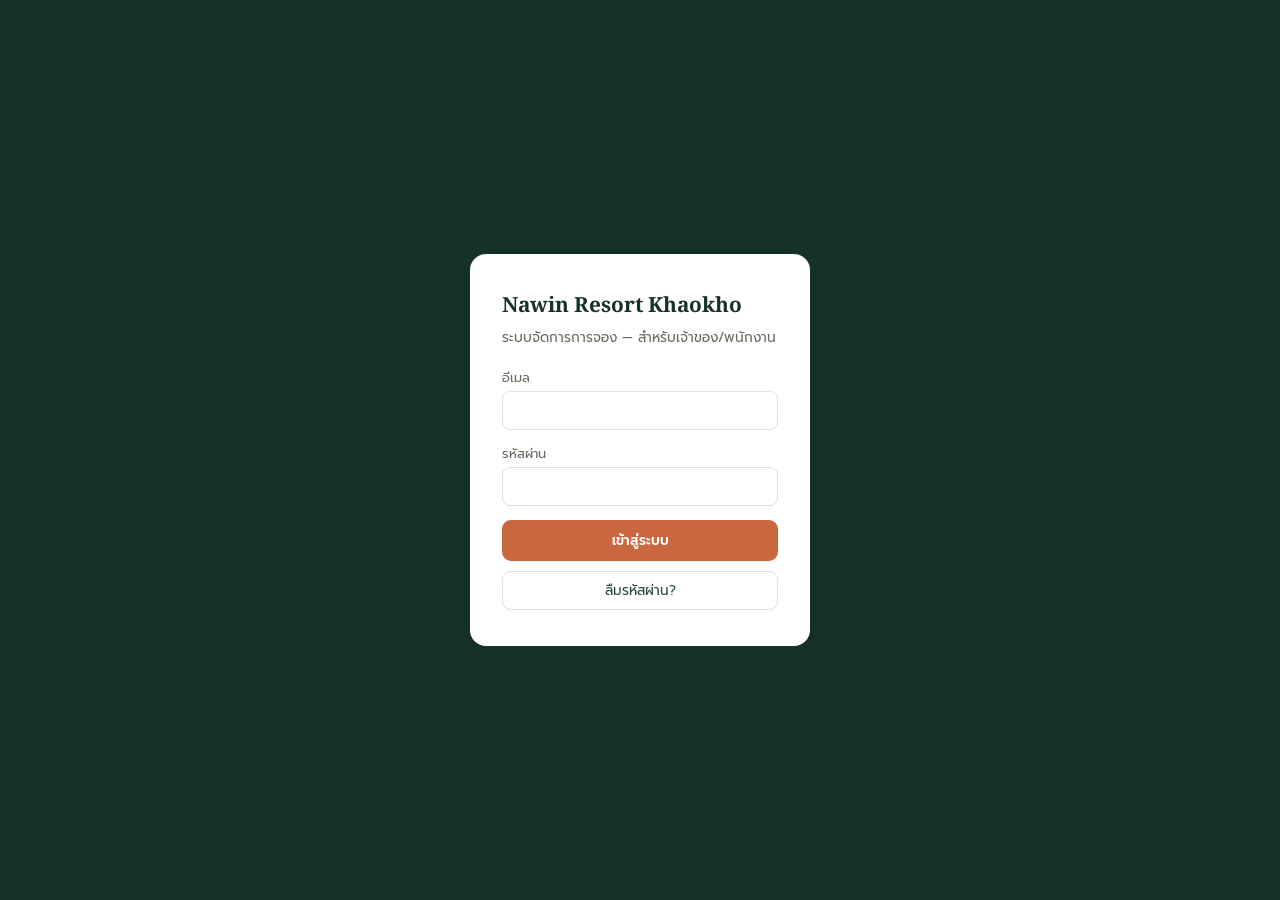
<file: dashboard/index.html>
<!doctype html>
<html lang="th">
<head>
<meta charset="utf-8" />
<meta name="viewport" content="width=device-width, initial-scale=1" />
<title>เข้าสู่ระบบ — Nawin Resort Khaokho</title>
<link rel="stylesheet" href="./assets/style.css" />
</head>
<body>
<div class="login-wrap">
  <div class="login-card">
    <h1>Nawin Resort Khaokho</h1>
    <div class="sub">ระบบจัดการการจอง — สำหรับเจ้าของ/พนักงาน</div>
    <div id="msgBox"></div>
    <div class="field">
      <label>อีเมล</label>
      <input type="email" id="email" autocomplete="username" />
    </div>
    <div class="field">
      <label>รหัสผ่าน</label>
      <input type="password" id="password" autocomplete="current-password" />
    </div>
    <button class="primary" id="loginBtn" style="width:100%;">เข้าสู่ระบบ</button>
    <button class="ghost" id="forgotBtn" style="width:100%; margin-top:10px;">ลืมรหัสผ่าน?</button>
  </div>
</div>
<script type="module">
  import { supabase } from "./assets/app.js";

  function showMsg(text, kind = "error") {
    document.getElementById("msgBox").innerHTML = `<div class="msg ${kind}">${text}</div>`;
  }

  async function checkExisting() {
    const { data: { session } } = await supabase.auth.getSession();
    if (session) window.location.href = "./bookings.html";
  }

  document.getElementById("loginBtn").addEventListener("click", async () => {
    const email = document.getElementById("email").value.trim();
    const password = document.getElementById("password").value;
    if (!email || !password) return showMsg("กรอกอีเมลและรหัสผ่าน");

    const btn = document.getElementById("loginBtn");
    btn.disabled = true;
    btn.textContent = "กำลังเข้าสู่ระบบ...";
    const { error } = await supabase.auth.signInWithPassword({ email, password });
    btn.disabled = false;
    btn.textContent = "เข้าสู่ระบบ";

    if (error) return showMsg("อีเมลหรือรหัสผ่านไม่ถูกต้อง");
    window.location.href = "./bookings.html";
  });

  document.getElementById("forgotBtn").addEventListener("click", async () => {
    const email = document.getElementById("email").value.trim();
    if (!email) return showMsg("กรอกอีเมลก่อน แล้วกด \"ลืมรหัสผ่าน?\" อีกครั้ง");

    const btn = document.getElementById("forgotBtn");
    btn.disabled = true;
    btn.textContent = "กำลังส่งลิงก์...";
    const { error } = await supabase.auth.resetPasswordForEmail(email, {
      redirectTo: `${window.location.origin}${window.location.pathname.replace(/index\.html$/, "")}reset-password.html`,
    });
    btn.disabled = false;
    btn.textContent = "ลืมรหัสผ่าน?";

    if (error) return showMsg("ส่งลิงก์ไม่สำเร็จ: " + error.message);
    showMsg("ส่งลิงก์รีเซ็ตรหัสผ่านไปที่อีเมลแล้ว กรุณาตรวจสอบกล่องจดหมาย (รวมถึง Junk/Spam)", "success");
  });

  checkExisting();
</script>
</body>
</html>
</file>
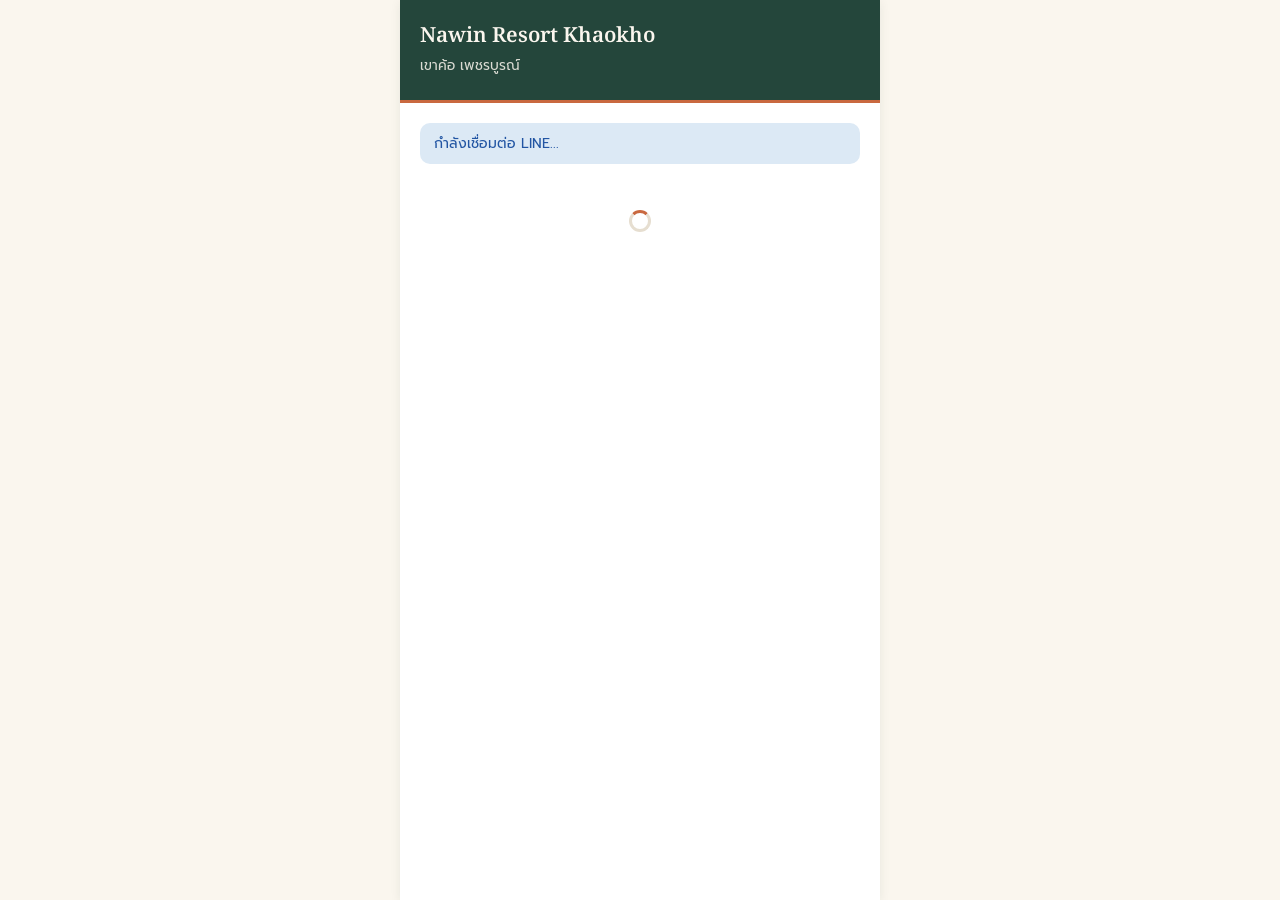
<file: guest-app/index.html>
<!doctype html>
<html lang="th">
<head>
<meta charset="utf-8" />
<meta name="viewport" content="width=device-width, initial-scale=1, viewport-fit=cover" />
<title>Nawin Resort Khaokho</title>
<link rel="stylesheet" href="./assets/style.css" />
</head>
<body>
<div class="app">
  <header class="topbar">
    <div class="brand">Nawin Resort Khaokho</div>
    <div class="sub">เขาค้อ เพชรบูรณ์</div>
  </header>
  <main>
    <div id="status" class="msg info">กำลังเชื่อมต่อ LINE...</div>
    <div id="loading" class="spinner"></div>
    <a id="openInLine" href="#" style="display:none; width:100%; box-sizing:border-box; padding:13px; background:var(--clay); color:#fff; border-radius:10px; font-weight:600; text-decoration:none; text-align:center;">เปิดผ่านแอป LINE</a>
    <div id="openInLineHint" class="meta" style="display:none; margin-top:14px; text-align:center; line-height:1.6;">
      ถ้ากดปุ่มด้านบนแล้วไม่มีอะไรเกิดขึ้น (มักเกิดถ้าเปิดจากในแอป Facebook/Instagram)<br />
      กรุณาแตะปุ่ม <b>⋯</b> มุมขวาบนของหน้าจอนี้ แล้วเลือก <b>"เปิดใน Safari"</b> ก่อนกดปุ่มอีกครั้ง
    </div>
  </main>
</div>
<script type="module">
  import { ensureLiff } from "./assets/app.js";
  import { CONFIG } from "./assets/config.js";

  const statusEl = document.getElementById("status");
  const loadingEl = document.getElementById("loading");
  const openInLineEl = document.getElementById("openInLine");
  const openInLineHintEl = document.getElementById("openInLineHint");

  const params = new URLSearchParams(window.location.search);
  const next = params.get("next") === "my-bookings.html" ? "./my-bookings.html" : "./booking.html";
  const liffUrl = `https://liff.line.me/${CONFIG.LIFF_ID}${next === "./my-bookings.html" ? "?next=my-bookings.html" : ""}`;

  ensureLiff()
    .then(() => {
      window.location.href = next;
    })
    .catch((e) => {
      loadingEl.style.display = "none";
      if (e.code === "OPEN_IN_LINE") {
        statusEl.className = "msg info";
        statusEl.textContent = "กรุณาเปิดลิงก์นี้ผ่านแอป LINE เพื่อจองที่พัก";
        openInLineEl.href = liffUrl;
        openInLineEl.style.display = "block";
        openInLineHintEl.style.display = "block";
      } else {
        statusEl.className = "msg error";
        statusEl.textContent = e.message || "เชื่อมต่อไม่สำเร็จ กรุณาลองใหม่";
      }
    });
</script>
</body>
</html>
</file>
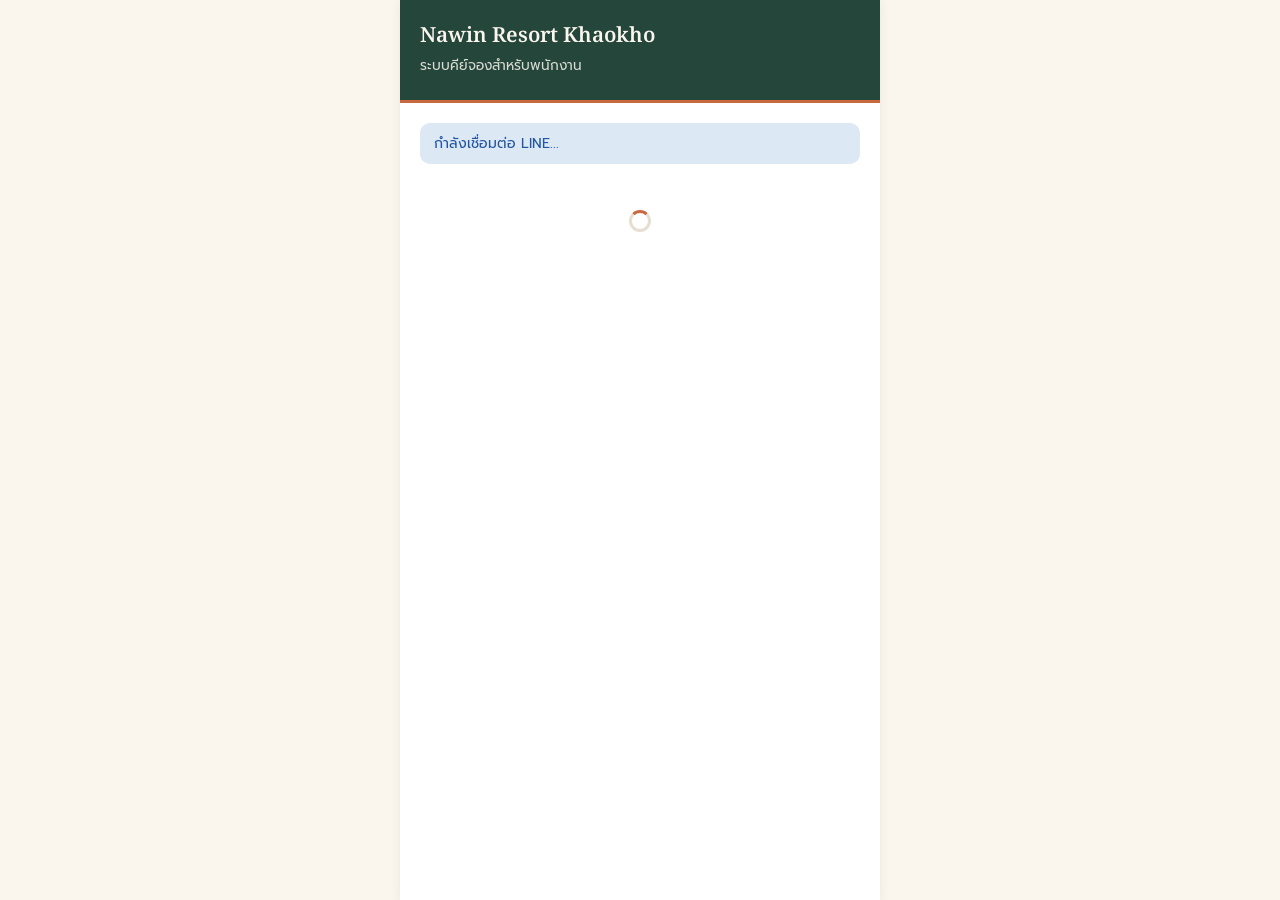
<file: staff-app/index.html>
<!doctype html>
<html lang="th">
<head>
<meta charset="utf-8" />
<meta name="viewport" content="width=device-width, initial-scale=1, viewport-fit=cover" />
<title>จองแทนลูกค้า — Nawin Resort Khaokho</title>
<link rel="stylesheet" href="./assets/style.css" />
</head>
<body>
<div class="app">
  <header class="topbar">
    <div class="brand">Nawin Resort Khaokho</div>
    <div class="sub">ระบบคีย์จองสำหรับพนักงาน</div>
  </header>
  <main>
    <div id="status" class="msg info">กำลังเชื่อมต่อ LINE...</div>
    <div id="loading" class="spinner"></div>
    <div id="linkBox" style="display:none;"></div>
  </main>
</div>
<script type="module">
  import { ensureLiff, getIdToken, callStaffApi } from "./assets/app.js";

  const statusEl = document.getElementById("status");
  const loadingEl = document.getElementById("loading");
  const linkBox = document.getElementById("linkBox");

  async function init() {
    try {
      await ensureLiff();
      const idToken = await getIdToken();
      await callStaffApi("/me", { idToken });
      window.location.href = "./booking.html";
    } catch (e) {
      loadingEl.style.display = "none";
      if (e.status === 403 && e.lineUserId) {
        statusEl.className = "msg error";
        statusEl.textContent = e.message;
        linkBox.style.display = "block";
        linkBox.innerHTML = `
          <div class="card" style="margin-top:12px;">
            <p style="font-size:0.85rem; color:var(--ink-soft); margin-bottom:8px;">
              ส่ง LINE User ID นี้ให้เจ้าของ เพื่อผูกบัญชีในหน้า Dashboard → ห้อง &amp; รายงาน → พนักงาน
            </p>
            <div style="font-family:monospace; font-size:0.8rem; background:var(--cream); padding:10px; border-radius:8px; word-break:break-all;">${e.lineUserId}</div>
          </div>
        `;
      } else {
        statusEl.className = "msg error";
        statusEl.textContent = e.message || "เชื่อมต่อไม่สำเร็จ กรุณาลองใหม่";
      }
    }
  }

  init();
</script>
</body>
</html>
</file>
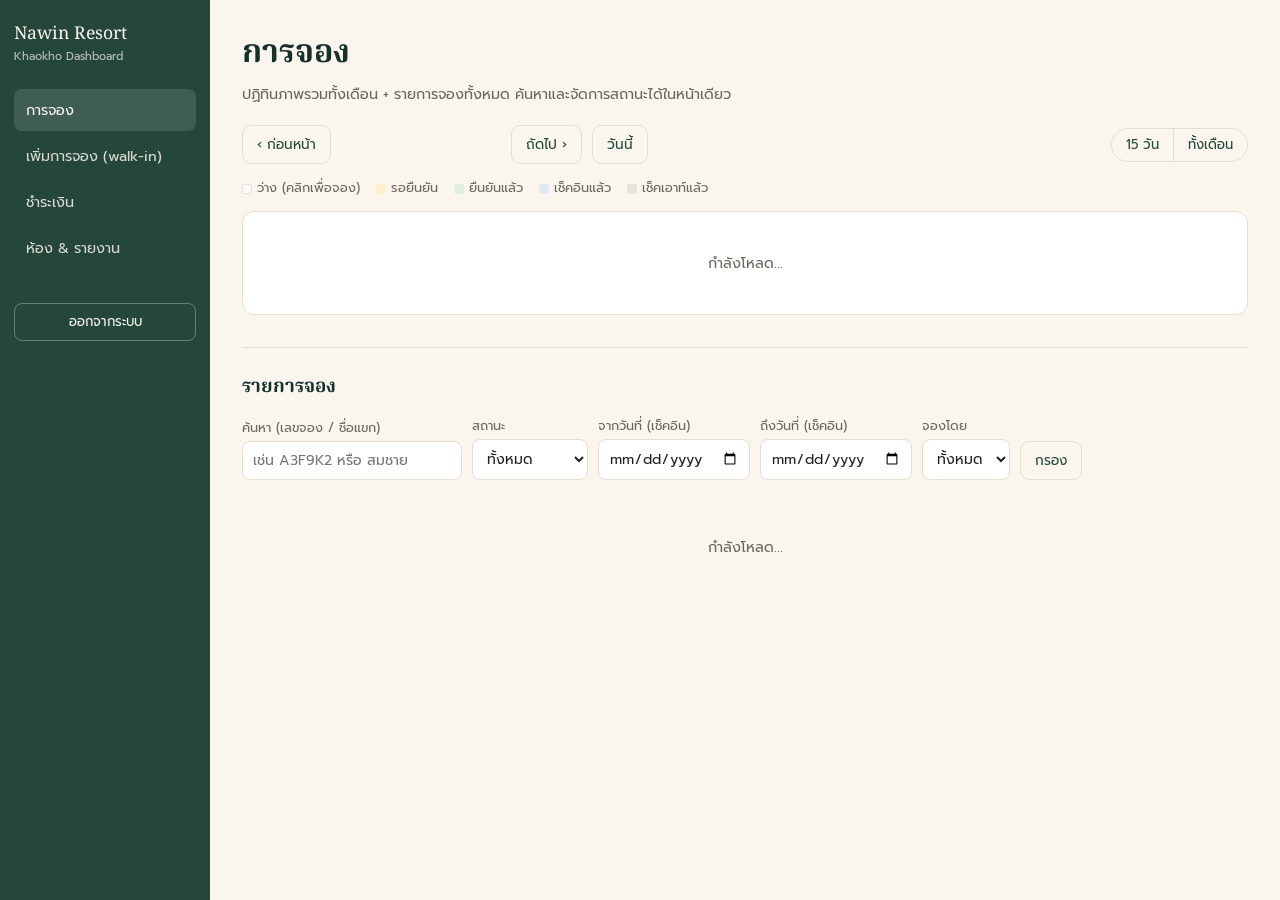
<file: dashboard/bookings.html>
<!doctype html>
<html lang="th">
<head>
<meta charset="utf-8" />
<meta name="viewport" content="width=device-width, initial-scale=1" />
<title>การจอง — Nawin Resort Khaokho</title>
<link rel="stylesheet" href="./assets/style.css" />
</head>
<body>
<div class="layout">
  <nav class="side">
    <div class="brand">Nawin Resort<span class="sub">Khaokho Dashboard</span></div>
    <a href="./bookings.html" class="active">การจอง</a>
    <a href="./new-booking.html">เพิ่มการจอง (walk-in)</a>
    <a href="./payments.html">ชำระเงิน</a>
    <a href="./units.html" data-owner-only>ห้อง &amp; รายงาน</a>
    <button class="logout" id="logoutBtn">ออกจากระบบ</button>
  </nav>
  <div class="content">
    <header>
      <h1>การจอง</h1>
      <p>ปฏิทินภาพรวมทั้งเดือน + รายการจองทั้งหมด ค้นหาและจัดการสถานะได้ในหน้าเดียว</p>
    </header>
    <div id="msgBox"></div>

    <section>
      <div class="cal-toolbar">
        <button class="ghost" id="prevMonth">‹ ก่อนหน้า</button>
        <div class="cal-month-label" id="monthLabel"></div>
        <button class="ghost" id="nextMonth">ถัดไป ›</button>
        <button class="ghost" id="todayBtn">วันนี้</button>
        <div class="cal-view-toggle" role="group" aria-label="มุมมองปฏิทิน">
          <button type="button" class="ghost" data-view="15">15 วัน</button>
          <button type="button" class="ghost" data-view="month">ทั้งเดือน</button>
        </div>
      </div>
      <div class="cal-legend">
        <span><i class="cal-dot free"></i>ว่าง (คลิกเพื่อจอง)</span>
        <span><i class="cal-dot pending"></i>รอยืนยัน</span>
        <span><i class="cal-dot confirmed"></i>ยืนยันแล้ว</span>
        <span><i class="cal-dot checked_in"></i>เช็คอินแล้ว</span>
        <span><i class="cal-dot checked_out"></i>เช็คเอาท์แล้ว</span>
      </div>
      <div id="calWrap"><div class="empty">กำลังโหลด...</div></div>
    </section>

    <h3 class="section-heading">รายการจอง</h3>
    <div class="toolbar">
      <div class="field">
        <label>ค้นหา (เลขจอง / ชื่อแขก)</label>
        <input type="text" id="searchQuery" placeholder="เช่น A3F9K2 หรือ สมชาย" />
      </div>
      <div class="field">
        <label>สถานะ</label>
        <select id="filterStatus">
          <option value="">ทั้งหมด</option>
          <option value="pending">รอยืนยัน</option>
          <option value="confirmed">ยืนยันแล้ว</option>
          <option value="checked_in">เช็คอินแล้ว</option>
          <option value="checked_out">เช็คเอาท์แล้ว</option>
          <option value="cancelled">ยกเลิกแล้ว</option>
          <option value="no_show">ไม่มาเข้าพัก</option>
        </select>
      </div>
      <div class="field">
        <label>จากวันที่ (เช็คอิน)</label>
        <input type="date" id="filterFrom" />
      </div>
      <div class="field">
        <label>ถึงวันที่ (เช็คอิน)</label>
        <input type="date" id="filterTo" />
      </div>
      <div class="field">
        <label>จองโดย</label>
        <select id="filterCreatedBy">
          <option value="">ทั้งหมด</option>
        </select>
      </div>
      <button class="ghost" id="applyFilter">กรอง</button>
    </div>
    <div id="tableWrap"><div class="empty">กำลังโหลด...</div></div>
  </div>
</div>
<div class="modal-backdrop" id="reschedBackdrop" hidden>
  <div class="modal" role="dialog" aria-modal="true" aria-labelledby="reschedTitle">
    <h3 id="reschedTitle">ย้ายวันเข้าพัก</h3>
    <p class="modal-sub" id="reschedSub"></p>
    <div class="field">
      <label>ห้อง</label>
      <select id="reschedUnit"></select>
    </div>
    <div class="row2">
      <div class="field">
        <label>เช็คอินใหม่</label>
        <input type="date" id="reschedIn" />
      </div>
      <div class="field">
        <label>เช็คเอาท์ใหม่</label>
        <input type="date" id="reschedOut" />
      </div>
    </div>
    <div class="resched-check" id="reschedCheck">เลือกวันที่ใหม่</div>
    <div class="field">
      <label>ยอดเงิน</label>
      <label class="price-opt"><input type="radio" name="reschedPrice" value="keep" checked /><span id="reschedKeepLabel"></span></label>
      <label class="price-opt"><input type="radio" name="reschedPrice" value="recalc" /><span id="reschedRecalcLabel">คำนวณใหม่ตามวันที่/ห้องใหม่</span></label>
    </div>
    <div class="modal-actions">
      <button class="ghost" id="reschedCancel" type="button">ยกเลิก</button>
      <button class="primary" id="reschedConfirm" type="button" disabled>ยืนยันย้ายวัน</button>
    </div>
  </div>
</div>
<div class="modal-backdrop" id="detailBackdrop" hidden>
  <div class="modal" role="dialog" aria-modal="true" aria-labelledby="detailTitle">
    <h3 id="detailTitle">รายละเอียดการจอง</h3>
    <p class="modal-sub" id="detailSub"></p>
    <div class="status-quick" id="detailStatusQuick" role="group" aria-label="เปลี่ยนสถานะ"></div>
    <div id="detailMsg"></div>
    <dl class="detail-list" id="detailBody"></dl>
    <div class="pay-section" id="detailPay"></div>
    <div class="modal-actions">
      <button class="ghost" id="detailResched" type="button">ย้ายวัน</button>
      <button class="primary" id="detailClose" type="button">ปิด</button>
    </div>
  </div>
</div>
<script type="module">
  import { supabase, requireSession, logout, fmtDate, fmtBaht, STATUS_TH, gateOwnerOnlyNav } from "./assets/app.js";
  import { METHOD_TH, PAYMENT_BADGE, paymentSummary, recordPayment } from "./assets/payments.js";

  const tableWrap = document.getElementById("tableWrap");
  const calWrap = document.getElementById("calWrap");
  const monthLabel = document.getElementById("monthLabel");
  const STATUSES = ["pending", "confirmed", "checked_in", "checked_out", "cancelled", "no_show"];

  let currentRows = [];
  let currentRole = null;
  // Two calendar views: a rolling 15-day window starting at `cursor`, or the
  // whole calendar month containing `cursor`. The choice is remembered per
  // browser (localStorage may be unavailable, so it's best-effort).
  const ROLLING_DAYS = 15;
  const VIEW_KEY = "khaokho.calView";
  let calView = "15";
  try { if (localStorage.getItem(VIEW_KEY) === "month") calView = "month"; } catch { /* storage blocked */ }
  function startOfDay(d) {
    const n = new Date(d);
    n.setHours(0, 0, 0, 0);
    return n;
  }
  let cursor = startOfDay(new Date());

  // Returns { start, days } for the current view.
  function calWindow() {
    if (calView === "month") {
      const start = new Date(cursor.getFullYear(), cursor.getMonth(), 1);
      const days = new Date(cursor.getFullYear(), cursor.getMonth() + 1, 0).getDate();
      return { start, days };
    }
    return { start: new Date(cursor), days: ROLLING_DAYS };
  }

  function stepCalendar(dir) {
    if (calView === "month") cursor = new Date(cursor.getFullYear(), cursor.getMonth() + dir, 1);
    else cursor.setDate(cursor.getDate() + dir * ROLLING_DAYS);
    loadCalendar();
  }

  function syncViewButtons() {
    document.querySelectorAll(".cal-view-toggle button").forEach((btn) => {
      btn.classList.toggle("active", btn.dataset.view === calView);
      btn.setAttribute("aria-pressed", btn.dataset.view === calView);
    });
    const unit = calView === "month" ? "เดือน" : `${ROLLING_DAYS} วัน`;
    document.getElementById("prevMonth").textContent = `‹ ${unit}ก่อน`;
    document.getElementById("nextMonth").textContent = `${unit}ถัดไป ›`;
  }

  document.getElementById("logoutBtn").addEventListener("click", logout);
  document.getElementById("applyFilter").addEventListener("click", loadList);
  document.getElementById("searchQuery").addEventListener("input", renderFilteredList);
  document.getElementById("prevMonth").addEventListener("click", () => stepCalendar(-1));
  document.getElementById("nextMonth").addEventListener("click", () => stepCalendar(1));
  document.getElementById("todayBtn").addEventListener("click", () => {
    cursor = startOfDay(new Date());
    loadCalendar();
  });
  document.querySelectorAll(".cal-view-toggle button").forEach((btn) => {
    btn.addEventListener("click", () => {
      if (btn.dataset.view === calView) return;
      calView = btn.dataset.view;
      try { localStorage.setItem(VIEW_KEY, calView); } catch { /* storage blocked */ }
      // Switching month → 15 days starts from today if today is in the month
      // being viewed, otherwise from the 1st of that month.
      if (calView === "15") {
        const today = startOfDay(new Date());
        const sameMonth = today.getFullYear() === cursor.getFullYear() && today.getMonth() === cursor.getMonth();
        cursor = sameMonth ? today : new Date(cursor.getFullYear(), cursor.getMonth(), 1);
      }
      syncViewButtons();
      loadCalendar();
    });
  });
  syncViewButtons();

  function showMsg(text, kind = "error") {
    // While the detail popup is open the page banner is hidden behind it,
    // so show the message inside the popup (errors stay until next action).
    const popupOpen = !document.getElementById("detailBackdrop").hidden;
    const box = document.getElementById(popupOpen ? "detailMsg" : "msgBox");
    box.innerHTML = `<div class="msg ${kind}">${text}</div>`;
    if (kind !== "error" || !popupOpen) setTimeout(() => (box.innerHTML = ""), kind === "error" ? 6000 : 3000);
  }

  function escapeHtml(s) {
    const div = document.createElement("div");
    div.textContent = s;
    return div.innerHTML;
  }

  // Prefer the guest's own-reported name (collected at booking time) over
  // their LINE display_name/nickname, which is often not their real name.
  function guestDisplayName(guest) {
    if (!guest) return null;
    if (guest.first_name) return [guest.first_name, guest.last_name].filter(Boolean).join(" ");
    return guest.display_name || null;
  }

  // Agoda/LINE bookings have no created_by, so "จองโดย" falls back to the
  // booking's source instead of always saying the guest booked via LINE.
  const SOURCE_TH = { agoda: "Agoda", liff: "แขกจองเอง (LINE)", "walk-in": "Walk-in / เพจ" };
  function bookedByLabel(b) {
    if (b.source === "agoda") return "Agoda";
    return b.creator?.display_name ?? SOURCE_TH[b.source] ?? b.source ?? "-";
  }

  // ---------- Calendar ----------

  function toISODate(d) {
    return `${d.getFullYear()}-${String(d.getMonth() + 1).padStart(2, "0")}-${String(d.getDate()).padStart(2, "0")}`;
  }

  function dayLabel(d) {
    return d.toLocaleDateString("th-TH", { weekday: "short" });
  }

  const STATUS_ICON = { checked_in: "✅ ", checked_out: "🏁 " };

  async function loadCalendar() {
    calWrap.innerHTML = `<div class="empty">กำลังโหลด...</div>`;

    const { start: windowStart, days: windowDays } = calWindow();
    const windowEnd = new Date(windowStart);
    windowEnd.setDate(windowEnd.getDate() + windowDays);
    const lastDay = new Date(windowEnd);
    lastDay.setDate(lastDay.getDate() - 1);
    const fmtShort = (d) => d.toLocaleDateString("th-TH", { day: "numeric", month: "short", year: "numeric" });
    monthLabel.textContent =
      calView === "month"
        ? windowStart.toLocaleDateString("th-TH", { month: "long", year: "numeric" })
        : `${fmtShort(windowStart)} – ${fmtShort(lastDay)}`;

    const [unitsRes, bookingsRes] = await Promise.all([
      supabase.from("units").select("id, code, name").eq("is_active", true).order("code"),
      supabase
        .from("bookings")
        .select("id, unit_id, check_in, check_out, status, booking_ref, source, guests(display_name, first_name, last_name)")
        .in("status", ["pending", "confirmed", "checked_in", "checked_out"])
        .lt("check_in", toISODate(windowEnd))
        .gt("check_out", toISODate(windowStart)),
    ]);

    if (unitsRes.error || bookingsRes.error) {
      const err = unitsRes.error || bookingsRes.error;
      calWrap.innerHTML = `<div class="msg error">โหลดปฏิทินไม่สำเร็จ: ${err.message}</div>`;
      return;
    }

    renderCalendar(unitsRes.data || [], bookingsRes.data || [], windowStart, windowDays);
  }

  let calState = { days: [], bookings: [] };

  function renderCalendar(units, bookings, monthStart, daysInMonth) {
    if (!units.length) {
      calWrap.innerHTML = `<div class="empty">ยังไม่มีห้อง</div>`;
      return;
    }

    const todayISO = toISODate(new Date());
    const days = Array.from({ length: daysInMonth }, (_, i) => {
      const d = new Date(monthStart);
      d.setDate(d.getDate() + i);
      return { date: d, iso: toISODate(d) };
    });

    calState = { days, bookings };
    let html = `<table class="cal-table"><thead><tr><th class="cal-unit-col">ห้อง</th>`;
    for (const d of days) {
      const dow = d.date.getDay();
      const weekend = dow === 0 || dow === 6;
      const isToday = d.iso === todayISO;
      html += `<th class="cal-day-head${weekend ? " weekend" : ""}${isToday ? " today" : ""}"><span class="dnum">${d.date.getDate()}</span><span class="dname">${dayLabel(d.date)}</span></th>`;
    }
    html += `</tr></thead><tbody>`;

    for (const unit of units) {
      const unitBookings = bookings.filter((b) => b.unit_id === unit.id);
      html += `<tr data-unit="${unit.id}"><td class="cal-unit-col">${escapeHtml(unit.name)}</td>`;
      let i = 0;
      while (i < days.length) {
        const d = days[i];
        const b = unitBookings.find((bk) => d.iso >= bk.check_in && d.iso < bk.check_out);
        const weekend = d.date.getDay() === 0 || d.date.getDay() === 6;
        if (b) {
          // Merge every consecutive day (within this visible month) that
          // belongs to the same booking into one cell via colspan, so the
          // guest name sits once in the middle of their stay instead of
          // repeating on every single night's cell.
          let span = 0;
          while (
            i + span < days.length &&
            days[i + span].iso >= b.check_in &&
            days[i + span].iso < b.check_out
          ) {
            span++;
          }
          const spanIncludesToday = days.slice(i, i + span).some((dd) => dd.iso === todayISO);
          const guestName = (b.guests?.first_name ? [b.guests.first_name, b.guests.last_name].filter(Boolean).join(" ") : b.guests?.display_name) || "แขก";
          // Calendar cells are narrow — show first name only so it fits;
          // the full name is still in the hover tooltip and the booking
          // list table below.
          const guestFirstName = (b.guests?.first_name || b.guests?.display_name || "แขก").split(/\s+/)[0];
          const movable = DRAGGABLE.includes(b.status);
          html += `<td class="cal-cell cal-booking ${b.status}${spanIncludesToday ? " today" : ""}${movable ? " movable" : ""}" colspan="${span}" data-booking="${b.id}" title="${escapeHtml(guestName)} · ${STATUS_TH[b.status]} · ${escapeHtml(b.booking_ref)}${b.source === "agoda" ? " · Agoda" : ""} · คลิกเพื่อเปลี่ยนสถานะ/ดูรายละเอียด${movable ? " · ลากเพื่อย้ายวัน" : ""}">${STATUS_ICON[b.status] ?? ""}${escapeHtml(guestFirstName)}</td>`;
          i += span;
        } else {
          const isToday = d.iso === todayISO;
          html += `<td class="cal-cell free${weekend ? " weekend" : ""}${isToday ? " today" : ""}" data-unit="${unit.id}" data-date="${d.iso}" title="ว่าง — คลิกเพื่อเพิ่มการจอง"></td>`;
          i += 1;
        }
      }
      html += `</tr>`;
    }
    html += `</tbody></table>`;
    calWrap.innerHTML = html;

    calWrap.querySelectorAll("td.cal-booking.movable").forEach((cell) => {
      cell.addEventListener("pointerdown", (e) => startCalDrag(e, cell));
    });
    // Movable cells open details from startCalDrag's pointerup (a click
    // without a drag); the rest (checked-in/out) just use a plain click.
    calWrap.querySelectorAll("td.cal-booking:not(.movable)").forEach((cell) => {
      cell.addEventListener("click", () => openDetail(cell.dataset.booking));
    });
    calWrap.querySelectorAll("td.cal-cell.free").forEach((cell) => {
      cell.addEventListener("click", () => {
        const unitId = cell.dataset.unit;
        const date = cell.dataset.date;
        window.location.href = `./new-booking.html?unit=${encodeURIComponent(unitId)}&checkin=${encodeURIComponent(date)}`;
      });
    });
  }

  // ---------- Booking list ----------

  let staffList = [];
  async function loadCreatedByOptions() {
    const sel = document.getElementById("filterCreatedBy");
    const { data, error } = await supabase.from("profiles").select("id, display_name, role").order("display_name");
    if (error || !data) return;
    staffList = data;
    const options = data
      .map((p) => `<option value="${p.id}">${escapeHtml(p.display_name || p.role)}</option>`)
      .join("");
    sel.innerHTML = `<option value="">ทั้งหมด</option><option value="__agoda__">Agoda</option><option value="__self__">แขกจองเอง (LINE)</option>${options}`;
  }

  async function loadList() {
    tableWrap.innerHTML = `<div class="empty">กำลังโหลด...</div>`;
    let query = supabase
      .from("bookings")
      .select(BOOKING_SELECT)
      .order("check_in", { ascending: false })
      .limit(200);

    const status = document.getElementById("filterStatus").value;
    const from = document.getElementById("filterFrom").value;
    const to = document.getElementById("filterTo").value;
    const createdBy = document.getElementById("filterCreatedBy").value;
    if (status) query = query.eq("status", status);
    if (from) query = query.gte("check_in", from);
    if (to) query = query.lte("check_in", to);
    if (createdBy === "__agoda__") query = query.eq("source", "agoda");
    else if (createdBy === "__self__") query = query.is("created_by", null).eq("source", "liff");
    else if (createdBy) query = query.eq("created_by", createdBy);

    const { data, error } = await query;
    if (error) {
      tableWrap.innerHTML = `<div class="msg error">โหลดข้อมูลไม่สำเร็จ: ${error.message}</div>`;
      return;
    }
    currentRows = data || [];
    renderFilteredList();
  }

  function renderFilteredList() {
    const q = document.getElementById("searchQuery").value.trim().toLowerCase();
    const rows = q
      ? currentRows.filter((b) => {
          const ref = (b.booking_ref || "").toLowerCase();
          const name = (guestDisplayName(b.guests) || "").toLowerCase();
          return ref.includes(q) || name.includes(q);
        })
      : currentRows;
    renderList(rows);
  }

  function renderList(rows) {
    if (!rows.length) {
      tableWrap.innerHTML = `<div class="empty">ไม่พบการจอง</div>`;
      return;
    }
    tableWrap.innerHTML = `
      <table>
        <thead>
          <tr>
            <th>เลขที่จอง</th><th>ห้อง</th><th>แขก</th><th>เช็คอิน</th><th>เช็คเอาท์</th>
            <th>คน</th><th>ยอดเงิน</th><th>จองโดย</th><th>สถานะ</th><th></th>${currentRole === "owner" ? "<th></th>" : ""}
          </tr>
        </thead>
        <tbody>
          ${rows
            .map(
              (b) => `
            <tr>
              <td>${escapeHtml(b.booking_ref)}</td>
              <td>${escapeHtml(b.units?.name ?? "-")}</td>
              <td><button type="button" class="guest-link" data-id="${b.id}" title="ดูรายละเอียดการจอง">${escapeHtml(guestDisplayName(b.guests) ?? "-")}</button>${b.guests?.phone ? " · " + escapeHtml(b.guests.phone) : ""}</td>
              <td>${fmtDate(b.check_in)}</td>
              <td>${fmtDate(b.check_out)}</td>
              <td>${b.num_guests}</td>
              <td>${fmtBaht(b.total_amount)}${payBadge(b)}</td>
              <td>${b.source === "agoda" ? `<span class="src-badge agoda">Agoda</span>` : escapeHtml(bookedByLabel(b))}</td>
              <td>
                <select class="status-select" data-id="${b.id}" data-current="${b.status}">
                  ${STATUSES.map((s) => `<option value="${s}" ${s === b.status ? "selected" : ""}>${STATUS_TH[s]}</option>`).join("")}
                </select>
              </td>
              <td>${
                RESCHEDULABLE.includes(b.status)
                  ? `<button class="ghost resched-btn" data-id="${b.id}" title="ย้ายวันเข้าพัก">ย้ายวัน</button>`
                  : ""
              }</td>
              ${
                currentRole === "owner"
                  ? `<td><button class="ghost delete-booking-btn" data-id="${b.id}" data-ref="${escapeHtml(b.booking_ref)}" title="ลบการจอง">ลบ</button></td>`
                  : ""
              }
            </tr>`,
            )
            .join("")}
        </tbody>
      </table>
    `;

    tableWrap.querySelectorAll("select.status-select").forEach((sel) => {
      sel.addEventListener("change", () => updateStatus(sel));
    });
    tableWrap.querySelectorAll(".guest-link").forEach((btn) => {
      btn.addEventListener("click", () => openDetail(btn.dataset.id));
    });
    tableWrap.querySelectorAll(".resched-btn").forEach((btn) => {
      btn.addEventListener("click", () => openReschedule(btn.dataset.id));
    });
    tableWrap.querySelectorAll(".delete-booking-btn").forEach((btn) => {
      btn.addEventListener("click", () => deleteBooking(btn));
    });
  }

  function payBadge(b) {
    if (["cancelled", "no_show"].includes(b.status)) return "";
    const sum = paymentSummary(b, b.payments);
    if (sum.state === "ota") return "";
    const [cls, label] = PAYMENT_BADGE[sum.state];
    const extra = sum.state === "partial" ? ` ${fmtBaht(sum.paid)}` : "";
    return `<br><span class="pay-badge ${cls}">${label}${extra}</span>`;
  }

  async function deleteBooking(btn) {
    const id = btn.dataset.id;
    const ref = btn.dataset.ref;
    if (!window.confirm(`ยืนยันลบการจอง ${ref}? การลบนี้ย้อนกลับไม่ได้`)) return;
    btn.disabled = true;
    const { error } = await supabase.from("bookings").delete().eq("id", id);
    if (error) {
      showMsg("ลบการจองไม่สำเร็จ: " + error.message);
      btn.disabled = false;
      return;
    }
    currentRows = currentRows.filter((b) => b.id !== id);
    renderFilteredList();
    loadCalendar();
    showMsg(`ลบการจอง ${ref} แล้ว`, "success");
  }

  async function updateStatus(sel) {
    const id = sel.dataset.id;
    const newStatus = sel.value;
    const prev = sel.dataset.current;
    sel.disabled = true;
    const { error } = await supabase.from("bookings").update({ status: newStatus }).eq("id", id);
    sel.disabled = false;
    if (error) {
      showMsg("อัปเดตสถานะไม่สำเร็จ: " + error.message);
      sel.value = prev;
      return;
    }
    sel.dataset.current = newStatus;
    const row = currentRows.find((b) => b.id === id);
    if (row) row.status = newStatus;
    showMsg("อัปเดตสถานะสำเร็จ", "success");
  }

  // ---------- Drag & drop on the calendar ----------

  // Checked-in stays are excluded: their check-in is in the past and can't move.
  const DRAGGABLE = ["pending", "confirmed"];
  const ACTIVE_STATUSES = ["pending", "confirmed", "checked_in"];
  const parseISO = (str) => new Date(str + "T12:00:00");
  function addDays(str, n) {
    const d = parseISO(str);
    d.setDate(d.getDate() + n);
    return toISODate(d);
  }
  function diffDays(a, b) {
    return Math.round((parseISO(b) - parseISO(a)) / 86400000);
  }

  function calDayIndexAt(x) {
    const ths = calWrap.querySelectorAll("th.cal-day-head");
    for (let i = 0; i < ths.length; i++) {
      const r = ths[i].getBoundingClientRect();
      if (x >= r.left && x < r.right) return i;
    }
    return -1;
  }
  function calRowAt(y) {
    for (const tr of calWrap.querySelectorAll("tbody tr[data-unit]")) {
      const r = tr.getBoundingClientRect();
      if (y >= r.top && y < r.bottom) return tr;
    }
    return null;
  }

  function startCalDrag(e, cell) {
    if (e.button !== undefined && e.button !== 0) return;
    const b = calState.bookings.find((x) => x.id === cell.dataset.booking);
    if (!b) return;
    const startIdx = calDayIndexAt(e.clientX);
    if (startIdx < 0) return;
    // which night of the stay was grabbed — the drop keeps that night under the pointer
    const offset = diffDays(b.check_in, calState.days[startIdx].iso);
    const nights = diffDays(b.check_in, b.check_out);
    const st = { x: e.clientX, y: e.clientY, moved: false, target: null, preview: null };
    try { cell.setPointerCapture(e.pointerId); } catch { /* pointer already gone */ }

    const setPreview = (t, row) => {
      if (!st.preview) {
        st.preview = document.createElement("div");
        st.preview.className = "drag-preview";
        document.body.appendChild(st.preview);
      }
      const ths = calWrap.querySelectorAll("th.cal-day-head");
      const first = calState.days.findIndex((d) => d.iso >= t.cin);
      let last = -1;
      calState.days.forEach((d, i) => { if (d.iso < t.cout) last = i; });
      if (first < 0 || last < first) {
        st.preview.style.display = "none"; // moved entirely outside the visible window
        return;
      }
      const l = ths[first].getBoundingClientRect().left;
      const r = ths[last].getBoundingClientRect().right;
      const rr = row.getBoundingClientRect();
      Object.assign(st.preview.style, { display: "block", left: l + "px", width: r - l + "px", top: rr.top + "px", height: rr.height + "px" });
      st.preview.className = "drag-preview " + (t.conflict ? "bad" : "ok");
    };

    const onMove = (ev) => {
      if (!st.moved) {
        if (Math.hypot(ev.clientX - st.x, ev.clientY - st.y) < 6) return;
        st.moved = true;
        cell.classList.add("dragging");
      }
      const idx = calDayIndexAt(ev.clientX);
      const row = calRowAt(ev.clientY);
      if (idx < 0 || !row) {
        st.target = null;
        if (st.preview) st.preview.style.display = "none";
        return;
      }
      const cin = addDays(calState.days[idx].iso, -offset);
      const cout = addDays(cin, nights);
      const unitId = row.dataset.unit;
      const conflict = calState.bookings.some(
        (o) => o.id !== b.id && o.unit_id === unitId && ACTIVE_STATUSES.includes(o.status) && o.check_in < cout && o.check_out > cin,
      );
      st.target = { unitId, cin, cout, conflict };
      setPreview(st.target, row);
    };
    const cleanup = () => {
      cell.removeEventListener("pointermove", onMove);
      cell.removeEventListener("pointerup", onUp);
      cell.removeEventListener("pointercancel", cleanup);
      cell.classList.remove("dragging");
      st.preview?.remove();
    };
    const onUp = () => {
      cleanup();
      if (!st.moved) return openDetail(b.id); // plain click, not a drag
      const t = st.target;
      if (!t) return;
      if (t.unitId === b.unit_id && t.cin === b.check_in) return; // dropped where it started
      if (t.conflict) return showMsg("ห้องไม่ว่างในช่วงวันที่นั้น (ชนกับการจองอื่น)");
      openReschedule(b.id, { unitId: t.unitId, cin: t.cin, cout: t.cout });
    };
    cell.addEventListener("pointermove", onMove);
    cell.addEventListener("pointerup", onUp);
    cell.addEventListener("pointercancel", cleanup);
  }

  // ---------- Reschedule (ย้ายวันเข้าพัก) ----------

  // Statuses that still hold a room and can sensibly be moved. Checked-in
  // guests can only change check-out (extend/shorten), so check-in is locked.
  const RESCHEDULABLE = ["pending", "confirmed", "checked_in"];
  const bd = document.getElementById("reschedBackdrop");
  const rUnit = document.getElementById("reschedUnit");
  const rIn = document.getElementById("reschedIn");
  const rOut = document.getElementById("reschedOut");
  const rCheck = document.getElementById("reschedCheck");
  const rConfirm = document.getElementById("reschedConfirm");
  let reschedBooking = null;
  let reschedTotal = null; // recalculated total for current selection
  let reschedSeq = 0; // guards against out-of-order async responses

  const BOOKING_SELECT =
    "id, booking_ref, unit_id, check_in, check_out, num_guests, status, total_amount, notes, source, external_ref, breakfast_included, created_at, guests(display_name, first_name, last_name, phone, email, nationality), units(name), creator:profiles!bookings_created_by_fkey(display_name), payments(id, amount, method, verified, slip_url, paid_at, note)";

  // The list is filtered/limited, so a booking dragged from the calendar may
  // not be in currentRows — fall back to fetching it by id.
  async function findBooking(id) {
    const hit = currentRows.find((x) => x.id === id);
    if (hit) return hit;
    const { data } = await supabase.from("bookings").select(BOOKING_SELECT).eq("id", id).maybeSingle();
    return data;
  }

  let reschedNights = 1;

  async function openReschedule(id, preset) {
    const b = await findBooking(id);
    if (!b) return showMsg("ไม่พบการจองนี้");
    reschedBooking = b;
    reschedTotal = null;
    const { data: units } = await supabase.from("units").select("id, name").eq("is_active", true).order("code");
    const list = units || [];
    // keep the booking's current room selectable even if it was deactivated
    if (!list.some((u) => u.id === b.unit_id)) list.push({ id: b.unit_id, name: b.units?.name ?? "ห้องเดิม" });
    rUnit.innerHTML = list.map((u) => `<option value="${u.id}" ${u.id === b.unit_id ? "selected" : ""}>${escapeHtml(u.name)}</option>`).join("");
    rIn.value = preset?.cin ?? b.check_in;
    rOut.value = preset?.cout ?? b.check_out;
    if (preset?.unitId) rUnit.value = preset.unitId;
    reschedNights = Math.max(1, diffDays(rIn.value, rOut.value));
    rIn.disabled = b.status === "checked_in";
    document.getElementById("reschedSub").textContent =
      `${b.booking_ref} · ${guestDisplayName(b.guests) ?? "แขก"} · ปัจจุบัน ${fmtDate(b.check_in)} – ${fmtDate(b.check_out)}`;
    document.getElementById("reschedKeepLabel").textContent = `คงยอดเดิม (${fmtBaht(b.total_amount)})`;
    document.querySelector('input[name="reschedPrice"][value="keep"]').checked = true;
    bd.hidden = false;
    refreshReschedCheck();
  }

  function closeReschedule() {
    bd.hidden = true;
    reschedBooking = null;
  }

  async function refreshReschedCheck() {
    const b = reschedBooking;
    if (!b) return;
    const seq = ++reschedSeq;
    const unitId = rUnit.value;
    const cin = rIn.value;
    const cout = rOut.value;
    rConfirm.disabled = true;
    const setCheck = (text, kind = "") => {
      rCheck.textContent = text;
      rCheck.className = "resched-check" + (kind ? " " + kind : "");
    };

    if (!cin || !cout) return setCheck("เลือกวันที่ใหม่");
    if (cout <= cin) return setCheck("วันเช็คเอาท์ต้องหลังวันเช็คอิน", "bad");
    if (unitId === b.unit_id && cin === b.check_in && cout === b.check_out) return setCheck("ยังไม่ได้เปลี่ยนวันที่/ห้อง");

    setCheck("กำลังตรวจสอบห้องว่าง...");
    const [overlap, total] = await Promise.all([
      supabase
        .from("bookings")
        .select("booking_ref, check_in, check_out")
        .eq("unit_id", unitId)
        .in("status", ["pending", "confirmed", "checked_in"])
        .lt("check_in", cout)
        .gt("check_out", cin)
        .neq("id", b.id),
      supabase.rpc("calc_stay_total", { p_unit_id: unitId, p_check_in: cin, p_check_out: cout }),
    ]);
    if (seq !== reschedSeq) return; // a newer selection superseded this one

    if (overlap.error) return setCheck("ตรวจห้องว่างไม่สำเร็จ: " + overlap.error.message, "bad");
    if (overlap.data?.length) {
      const c = overlap.data[0];
      return setCheck(`ห้องไม่ว่าง — ชนกับ ${c.booking_ref} (${fmtDate(c.check_in)} – ${fmtDate(c.check_out)})`, "bad");
    }
    reschedTotal = total.error ? null : Number(total.data);
    const nights = Math.round((new Date(cout) - new Date(cin)) / 86400000);
    document.getElementById("reschedRecalcLabel").textContent =
      reschedTotal == null ? "คำนวณใหม่ (คำนวณราคาไม่สำเร็จ)" : `คำนวณใหม่ตามวันที่/ห้องใหม่ (${fmtBaht(reschedTotal)})`;
    document.querySelector('input[name="reschedPrice"][value="recalc"]').disabled = reschedTotal == null;
    setCheck(`ห้องว่าง ✓ — ${nights} คืน ${fmtDate(cin)} – ${fmtDate(cout)}`, "ok");
    rConfirm.disabled = false;
  }

  async function confirmReschedule() {
    const b = reschedBooking;
    if (!b) return;
    const unitId = rUnit.value;
    const cin = rIn.value;
    const cout = rOut.value;
    const useRecalc = document.querySelector('input[name="reschedPrice"]:checked').value === "recalc" && reschedTotal != null;
    const newTotal = useRecalc ? reschedTotal : Number(b.total_amount);

    const today = toISODate(new Date());
    const unitName = rUnit.options[rUnit.selectedIndex].text;
    const line = `[ย้ายวัน ${today}] ${b.check_in}–${b.check_out} (${b.units?.name ?? "-"}) → ${cin}–${cout} (${unitName})` +
      (useRecalc && newTotal !== Number(b.total_amount) ? ` · ยอด ${b.total_amount} → ${newTotal}` : "");
    const notes = b.notes ? `${b.notes}\n${line}` : line;

    rConfirm.disabled = true;
    const { error } = await supabase
      .from("bookings")
      .update({ unit_id: unitId, check_in: cin, check_out: cout, total_amount: newTotal, notes })
      .eq("id", b.id);
    if (error) {
      rConfirm.disabled = false;
      // 23P01 = exclusion_violation: someone booked that room in the meantime
      showMsg(error.code === "23P01" ? "ห้องนี้ถูกจองไปแล้วในช่วงวันที่เลือก" : "ย้ายวันไม่สำเร็จ: " + error.message);
      refreshReschedCheck();
      return;
    }
    closeReschedule();
    showMsg(`ย้ายวัน ${b.booking_ref} เป็น ${fmtDate(cin)} – ${fmtDate(cout)} แล้ว`, "success");
    await Promise.all([loadList(), loadCalendar()]);
  }

  // Moving a stay = same number of nights, different start. So when check-in
  // changes, carry check-out along; when check-out is edited by hand, that
  // becomes the new length.
  rIn.addEventListener("change", () => {
    if (rIn.value) rOut.value = addDays(rIn.value, reschedNights);
  });
  rOut.addEventListener("change", () => {
    if (rIn.value && rOut.value && rOut.value > rIn.value) reschedNights = diffDays(rIn.value, rOut.value);
  });
  [rUnit, rIn, rOut].forEach((el) => el.addEventListener("change", refreshReschedCheck));
  document.getElementById("reschedCancel").addEventListener("click", closeReschedule);
  rConfirm.addEventListener("click", confirmReschedule);
  bd.addEventListener("click", (e) => { if (e.target === bd) closeReschedule(); });
  document.addEventListener("keydown", (e) => { if (e.key === "Escape" && !bd.hidden) closeReschedule(); });

  // ---------- Booking detail (คลิกชื่อแขก) ----------

  const detailBd = document.getElementById("detailBackdrop");
  const detailResched = document.getElementById("detailResched");
  let detailId = null;

  async function openDetail(id) {
    const b = await findBooking(id);
    if (!b) return showMsg("ไม่พบการจองนี้");
    if (detailId !== b.id) document.getElementById("detailMsg").innerHTML = "";
    detailId = b.id;
    const g = b.guests || {};
    const nights = diffDays(b.check_in, b.check_out);
    const isAgoda = b.source === "agoda";
    const agodaId = isAgoda && b.external_ref ? b.external_ref.split("#")[0] : null;
    const created = b.created_at
      ? new Date(b.created_at).toLocaleString("th-TH", { day: "numeric", month: "short", year: "numeric", hour: "2-digit", minute: "2-digit" })
      : "-";
    const rows = [
      ["ชื่อแขก", escapeHtml(guestDisplayName(g) ?? "-")],
      ["เบอร์โทร", g.phone ? `<a href="tel:${escapeHtml(g.phone.replace(/\s+/g, ""))}">${escapeHtml(g.phone)}</a>` : "-"],
      g.email ? ["อีเมล", escapeHtml(g.email)] : null,
      ["ห้อง", escapeHtml(b.units?.name ?? "-")],
      ["เช็คอิน", fmtDate(b.check_in)],
      ["เช็คเอาท์", fmtDate(b.check_out)],
      ["จำนวนคืน", `${nights} คืน`],
      ["จำนวนผู้เข้าพัก", `${b.num_guests} คน`],
      ["อาหารเช้า", b.breakfast_included ? "✅ รวมอาหารเช้า" : "❌ ไม่รวมอาหารเช้า"],
      [isAgoda ? "ยอดสุทธิที่ได้รับ" : "ยอดเงิน", fmtBaht(b.total_amount) + (isAgoda ? ` <span class="src-badge">หลังหักค่าคอม Agoda</span>` : "")],
      ["จองโดย", isAgoda ? `<span class="src-badge agoda">Agoda</span>` : escapeHtml(bookedByLabel(b))],
      agodaId ? ["เลขจอง Agoda", escapeHtml(agodaId)] : null,
      ["สถานะ", STATUS_TH[b.status] ?? b.status],
      ["บันทึกเมื่อ", created],
      b.notes ? ["หมายเหตุ", `<span>${escapeHtml(b.notes)}</span>`] : null,
    ].filter(Boolean);
    document.getElementById("detailSub").textContent = `เลขที่จอง ${b.booking_ref}`;
    const body = document.getElementById("detailBody");
    body.innerHTML = rows
      .map(([k, v]) => `<dt>${k}</dt><dd${k === "หมายเหตุ" ? ' class="notes"' : ""}>${v}</dd>`)
      .join("");
    detailResched.hidden = !RESCHEDULABLE.includes(b.status);
    renderStatusQuick(b.status);
    renderPaySection(b);
    detailBd.hidden = false;
    // History loads after the popup is already on screen.
    const history = await loadStatusHistory(b.id);
    if (history && detailId === b.id) body.insertAdjacentHTML("beforeend", `<dt>ประวัติสถานะ</dt><dd>${history}</dd>`);
  }

  // One-tap status buttons at the top of the detail popup (opened by clicking
  // a guest on the calendar or in the list). Cancel / no-show stay in the
  // list's dropdown so they can't be hit by accident here.
  const QUICK_STATUSES = [
    ["pending", "⏳ รอยืนยัน"],
    ["confirmed", "👍 ยืนยันแล้ว"],
    ["checked_in", "✅ เช็คอินแล้ว"],
    ["checked_out", "🏁 เช็คเอาท์แล้ว"],
  ];
  const statusQuick = document.getElementById("detailStatusQuick");
  function renderStatusQuick(current) {
    const known = QUICK_STATUSES.some(([s]) => s === current);
    statusQuick.hidden = !known;
    statusQuick.innerHTML = QUICK_STATUSES.map(([s, label]) =>
      `<button type="button" class="status-chip ${s}${s === current ? " active" : ""}" data-status="${s}"${s === current ? ' aria-pressed="true"' : ""}>${label}</button>`
    ).join("");
    statusQuick.querySelectorAll("button").forEach((btn) => {
      btn.addEventListener("click", () => {
        if (btn.dataset.status !== current) setDetailStatus(btn.dataset.status);
      });
    });
  }
  // ---------- Payments in the detail popup ----------
  const payWrap = document.getElementById("detailPay");
  function renderPaySection(b) {
    const sum = paymentSummary(b, b.payments);
    if (sum.state === "ota") {
      payWrap.innerHTML = "";
      return;
    }
    const rows = (b.payments || [])
      .slice()
      .sort((x, y) => (x.paid_at < y.paid_at ? -1 : 1))
      .map((p) => {
        const when = new Date(p.paid_at).toLocaleString("th-TH", { day: "numeric", month: "short", hour: "2-digit", minute: "2-digit" });
        const verify = p.verified
          ? `<span class="pay-badge paid">✔ เจ้าของตรวจแล้ว</span>`
          : currentRole === "owner"
            ? `<button type="button" class="ghost pay-verify" data-id="${p.id}">ตรวจแล้ว ✔</button>`
            : `<span class="pay-badge partial">รอเจ้าของตรวจ</span>`;
        const slip = p.slip_url ? ` · <a href="#" class="pay-slip" data-path="${escapeHtml(p.slip_url)}">ดูสลิป</a>` : "";
        return `<div class="pay-row">${escapeHtml(when)} · <b>${fmtBaht(p.amount)}</b> ${escapeHtml(METHOD_TH[p.method] ?? p.method ?? "")}${slip} ${verify}${p.note ? `<div class="pay-note">${escapeHtml(p.note)}</div>` : ""}</div>`;
      })
      .join("");
    const [cls, label] = PAYMENT_BADGE[sum.state];
    const canRecord = !["cancelled", "no_show"].includes(b.status) && sum.outstanding > 0;
    payWrap.innerHTML = `
      <div class="pay-head">การชำระเงิน <span class="pay-badge ${cls}">${label}</span>
        <span class="pay-sub">รับแล้ว ${fmtBaht(sum.paid)} / ${fmtBaht(sum.total)}${sum.outstanding ? ` · ค้าง ${fmtBaht(sum.outstanding)}` : ""}</span></div>
      ${rows || `<div class="pay-row muted">ยังไม่มีการบันทึกการชำระเงิน</div>`}
      ${canRecord ? `
      <details class="pay-form"${sum.state === "unpaid" ? " open" : ""}>
        <summary>+ บันทึกการชำระเงิน</summary>
        <div class="row">
          <div class="field"><label>ยอด (บาท)</label><input type="number" id="payAmount" min="1" step="0.01" value="${sum.outstanding}" /></div>
        </div>
        <div class="field"><label>สลิปโอนเงิน (ต้องแนบ — ไม่รับเงินสด)</label><input type="file" id="paySlip" accept="image/*" /></div>
        <button type="button" class="primary" id="paySave">บันทึก</button>
      </details>` : ""}`;

    payWrap.querySelectorAll(".pay-slip").forEach((a) =>
      a.addEventListener("click", async (e) => {
        e.preventDefault();
        const { data } = await supabase.storage.from("payment-slips").createSignedUrl(a.dataset.path, 300);
        if (data?.signedUrl) window.open(data.signedUrl, "_blank");
        else showMsg("เปิดสลิปไม่ได้");
      }),
    );
    payWrap.querySelectorAll(".pay-verify").forEach((btn) =>
      btn.addEventListener("click", () => verifyPayment(btn.dataset.id, b.id)),
    );
    document.getElementById("paySave")?.addEventListener("click", () => savePayment(b));
  }

  async function savePayment(b) {
    const amount = Number(document.getElementById("payAmount").value) || 0;
    const method = "transfer"; // no cash — everything is transferred to the resort account
    const file = document.getElementById("paySlip").files[0] || null;
    if (amount <= 0) return showMsg("กรอกยอดเงินที่ได้รับ");
    if (!file) return showMsg("แนบสลิปโอนเงินด้วย");
    const btn = document.getElementById("paySave");
    btn.disabled = true;
    try {
      const confirmed = await recordPayment(supabase, b.id, { amount, method, file, total: Number(b.total_amount) });
      showMsg(confirmed ? `บันทึก ${fmtBaht(amount)} แล้ว — การจองเปลี่ยนเป็น "ยืนยันแล้ว"` : `บันทึก ${fmtBaht(amount)} แล้ว`, "success");
    } catch (e) {
      btn.disabled = false;
      return showMsg("บันทึกการชำระเงินไม่สำเร็จ: " + e.message);
    }
    await refreshBooking(b.id);
  }

  async function verifyPayment(paymentId, bookingId) {
    const session = await requireSession();
    const { error } = await supabase
      .from("payments")
      .update({ verified: true, verified_by: session.user.id, verified_at: new Date().toISOString() })
      .eq("id", paymentId);
    if (error) return showMsg("ตรวจไม่สำเร็จ: " + error.message);
    await refreshBooking(bookingId);
  }

  // Re-read one booking (with payments) into the list, then redraw.
  async function refreshBooking(id) {
    const { data } = await supabase.from("bookings").select(BOOKING_SELECT).eq("id", id).maybeSingle();
    if (data) {
      const i = currentRows.findIndex((x) => x.id === id);
      if (i >= 0) currentRows[i] = data;
      else currentRows.push(data);
    }
    renderFilteredList();
    loadCalendar();
    if (detailId === id) openDetail(id);
  }

  async function setDetailStatus(newStatus) {
    const id = detailId;
    if (!id) return;
    statusQuick.querySelectorAll("button").forEach((b) => (b.disabled = true));
    const { error } = await supabase.from("bookings").update({ status: newStatus }).eq("id", id);
    if (error) {
      statusQuick.querySelectorAll("button").forEach((b) => (b.disabled = false));
      return showMsg("อัปเดตสถานะไม่สำเร็จ: " + error.message);
    }
    const row = currentRows.find((b) => b.id === id);
    if (row) row.status = newStatus;
    renderFilteredList();
    loadCalendar();
    showMsg(`อัปเดตเป็น "${STATUS_TH[newStatus]}" แล้ว`, "success");
    openDetail(id);
  }

  // Who changed the status and when (booking_status_history, filled by a DB
  // trigger). System changes carry an `actor` such as the 24h auto-cancel.
  const ACTOR_TH = {
    "agoda-sync": "ระบบ Agoda",
    "line-guest": "แขก/ระบบ LINE",
    "system": "ระบบ",
  };
  async function loadStatusHistory(bookingId) {
    const query = (cols) => supabase
      .from("booking_status_history")
      .select(cols)
      .eq("booking_id", bookingId)
      .order("changed_at");
    let { data, error } = await query("old_status, new_status, changed_by, changed_at, actor");
    // `actor` arrives with migration 0021; read without it until then.
    if (error) ({ data, error } = await query("old_status, new_status, changed_by, changed_at"));
    if (error || !data?.length) return null;
    const names = new Map(staffList.map((p) => [p.id, p.display_name]));
    return data
      .map((h) => {
        const when = new Date(h.changed_at).toLocaleString("th-TH", { day: "numeric", month: "short", hour: "2-digit", minute: "2-digit" });
        const from = h.old_status ? `${STATUS_TH[h.old_status] ?? h.old_status} → ` : "สร้าง → ";
        const to = STATUS_TH[h.new_status] ?? h.new_status ?? "-";
        const who = h.changed_by
          ? names.get(h.changed_by) ?? "พนักงาน"
          : ACTOR_TH[h.actor] ?? h.actor ?? "ระบบ";
        return `<div class="status-history-row">${escapeHtml(when)} · ${escapeHtml(from + to)} · <b>${escapeHtml(who)}</b></div>`;
      })
      .join("");
  }

  function closeDetail() {
    detailBd.hidden = true;
    detailId = null;
  }

  document.getElementById("detailClose").addEventListener("click", closeDetail);
  detailResched.addEventListener("click", () => {
    const id = detailId;
    closeDetail();
    if (id) openReschedule(id);
  });
  detailBd.addEventListener("click", (e) => { if (e.target === detailBd) closeDetail(); });
  document.addEventListener("keydown", (e) => { if (e.key === "Escape" && !detailBd.hidden) closeDetail(); });

  async function init() {
    const session = await requireSession();
    if (!session) return;
    currentRole = await gateOwnerOnlyNav(session);
    await loadCreatedByOptions();
    await Promise.all([loadCalendar(), loadList()]);
  }

  init();
</script>
</body>
</html>
</file>
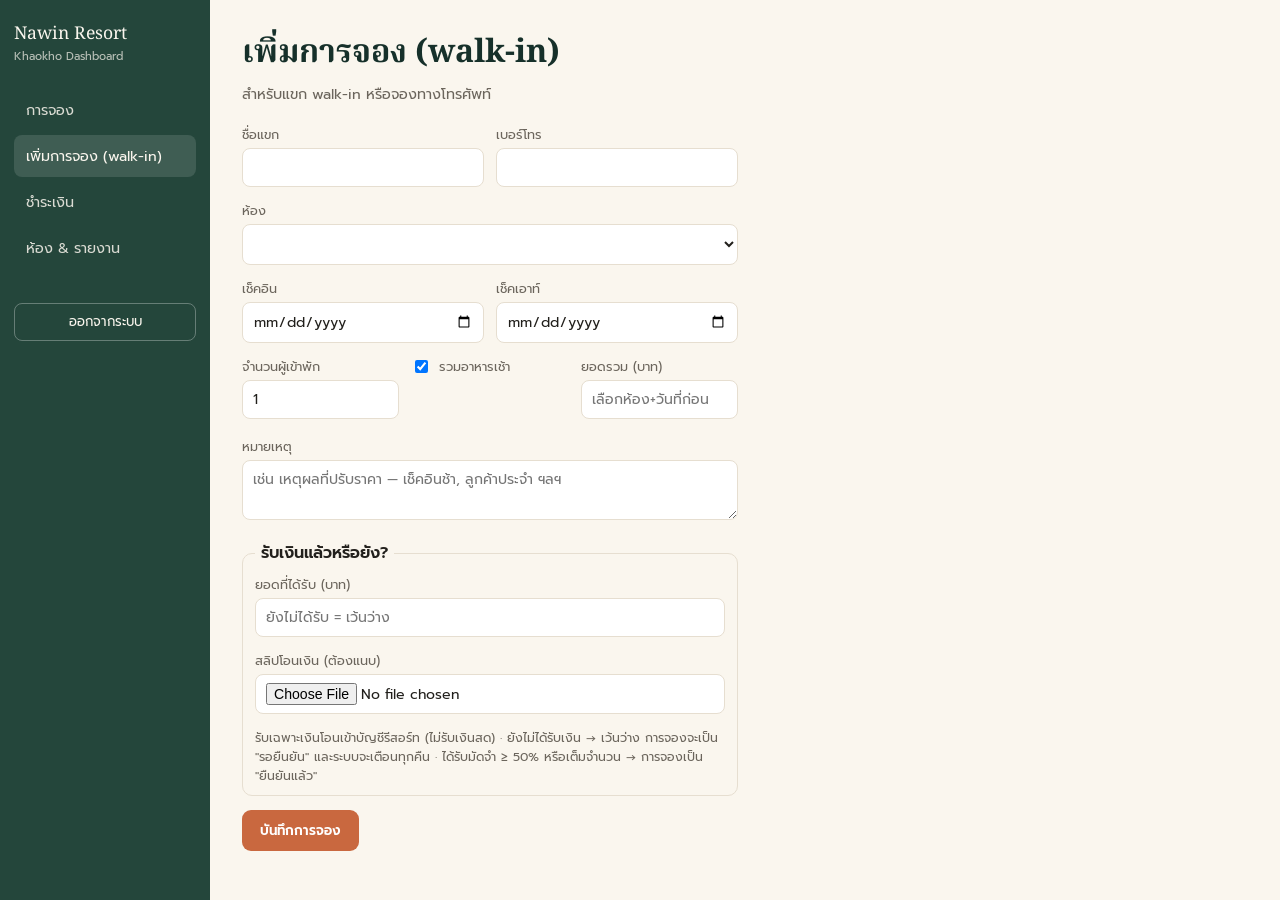
<file: dashboard/new-booking.html>
<!doctype html>
<html lang="th">
<head>
<meta charset="utf-8" />
<meta name="viewport" content="width=device-width, initial-scale=1" />
<title>เพิ่มการจอง — Nawin Resort Khaokho</title>
<link rel="stylesheet" href="./assets/style.css" />
</head>
<body>
<div class="layout">
  <nav class="side">
    <div class="brand">Nawin Resort<span class="sub">Khaokho Dashboard</span></div>
    <a href="./bookings.html">การจอง</a>
    <a href="./new-booking.html" class="active">เพิ่มการจอง (walk-in)</a>
    <a href="./payments.html">ชำระเงิน</a>
    <a href="./units.html" data-owner-only>ห้อง &amp; รายงาน</a>
    <button class="logout" id="logoutBtn">ออกจากระบบ</button>
  </nav>
  <div class="content" style="max-width:560px;">
    <header>
      <h1>เพิ่มการจอง (walk-in)</h1>
      <p>สำหรับแขก walk-in หรือจองทางโทรศัพท์</p>
    </header>
    <div id="msgBox"></div>
    <form id="form">
      <div class="row">
        <div class="field">
          <label>ชื่อแขก</label>
          <input type="text" id="guestName" required />
        </div>
        <div class="field">
          <label>เบอร์โทร</label>
          <input type="tel" id="guestPhone" />
        </div>
      </div>
      <div class="field">
        <label>ห้อง</label>
        <select id="unitId" required></select>
      </div>
      <div class="row">
        <div class="field">
          <label>เช็คอิน</label>
          <input type="date" id="checkIn" required />
        </div>
        <div class="field">
          <label>เช็คเอาท์</label>
          <input type="date" id="checkOut" required />
        </div>
      </div>
      <div class="row">
        <div class="field">
          <label>จำนวนผู้เข้าพัก</label>
          <input type="number" id="numGuests" min="1" value="1" />
        </div>
        <div class="field">
          <label style="display:flex; align-items:center; gap:8px; cursor:pointer;">
            <input type="checkbox" id="breakfastIncluded" checked style="width:auto;" />
            รวมอาหารเช้า
          </label>
        </div>
        <div class="field">
          <label>ยอดรวม (บาท)</label>
          <input type="number" id="totalAmount" min="0" step="0.01" placeholder="เลือกห้อง+วันที่ก่อน" />
          <div id="priceHint" style="font-size:0.78rem; color:var(--ink-soft); margin-top:4px;"></div>
        </div>
      </div>
      <div class="field">
        <label>หมายเหตุ</label>
        <textarea id="notes" rows="2" placeholder="เช่น เหตุผลที่ปรับราคา — เช็คอินช้า, ลูกค้าประจำ ฯลฯ"></textarea>
      </div>
      <fieldset class="pay-now">
        <legend>รับเงินแล้วหรือยัง?</legend>
        <div class="row">
          <div class="field">
            <label>ยอดที่ได้รับ (บาท)</label>
            <input type="number" id="paidAmount" min="0" step="0.01" placeholder="ยังไม่ได้รับ = เว้นว่าง" />
          </div>
        </div>
        <div class="field">
          <label>สลิปโอนเงิน (ต้องแนบ)</label>
          <input type="file" id="paidSlip" accept="image/*" />
        </div>
        <div class="pay-now-hint">รับเฉพาะเงินโอนเข้าบัญชีรีสอร์ท (ไม่รับเงินสด) · ยังไม่ได้รับเงิน → เว้นว่าง การจองจะเป็น "รอยืนยัน" และระบบจะเตือนทุกคืน · ได้รับมัดจำ ≥ 50% หรือเต็มจำนวน → การจองเป็น "ยืนยันแล้ว"</div>
      </fieldset>
      <button type="submit" class="primary" id="submitBtn">บันทึกการจอง</button>
    </form>
    <div id="paymentResultWrap"></div>
  </div>
</div>
<script type="module">
  import { supabase, requireSession, logout, gateOwnerOnlyNav } from "./assets/app.js";
  import { buildPromptPayPayload, qrImageUrl } from "./assets/promptpay.js";
  import { recordPayment } from "./assets/payments.js";

  let units = [];
  let totalTouchedByUser = false;
  let currentSession = null;
  let resortSettings = {};

  function escapeHtml(s) {
    const div = document.createElement("div");
    div.textContent = s;
    return div.innerHTML;
  }

  function showMsg(text, kind = "error") {
    document.getElementById("msgBox").innerHTML = `<div class="msg ${kind}">${text}</div>`;
  }

  function fmtBaht(n) {
    return Number(n).toLocaleString("th-TH", { maximumFractionDigits: 0 }) + " บาท";
  }

  // Nightly rate varies by day of week, holidays and per-night specials
  // (migration 0020), so the standard price always comes from the
  // calc_stay_total DB function — same as the staff app and guest-api —
  // instead of a flat base_price x nights guess.
  let priceCalcToken = 0;
  async function computeStandardPrice() {
    const unitId = document.getElementById("unitId").value;
    const checkIn = document.getElementById("checkIn").value;
    const checkOut = document.getElementById("checkOut").value;
    if (!unitId || !checkIn || !checkOut || checkOut <= checkIn) return null;
    const nights = Math.round((new Date(checkOut) - new Date(checkIn)) / 86400000);
    const { data, error } = await supabase.rpc("calc_stay_total", {
      p_unit_id: unitId,
      p_check_in: checkIn,
      p_check_out: checkOut,
    });
    if (error) return null;
    return { nights, total: Number(data) };
  }

  async function recalcPrice() {
    const hint = document.getElementById("priceHint");
    const totalInput = document.getElementById("totalAmount");
    const myToken = ++priceCalcToken;
    const calc = await computeStandardPrice();
    if (myToken !== priceCalcToken) return; // a newer recalc superseded this one

    if (!calc) {
      hint.textContent = "";
      return;
    }

    const resetLink = totalTouchedByUser
      ? ` · <a href="#" id="resetPriceLink" style="color:var(--clay-dark);">ใช้ราคาปกติ</a>`
      : "";
    const perNight = calc.nights > 1 ? ` (เฉลี่ย ${fmtBaht(Math.round(calc.total / calc.nights))}/คืน)` : "";
    hint.innerHTML = `ราคาปกติ ${calc.nights} คืน = <strong>${fmtBaht(calc.total)}</strong>${perNight}${resetLink}`;

    const resetEl = document.getElementById("resetPriceLink");
    if (resetEl) {
      resetEl.addEventListener("click", (e) => {
        e.preventDefault();
        totalTouchedByUser = false;
        totalInput.value = calc.total;
        recalcPrice();
      });
    }

    // Only auto-fill if the staff member hasn't manually typed a different
    // amount yet — once they touch the field (e.g. to give a discount),
    // changing the unit/dates again won't silently overwrite their price.
    if (!totalTouchedByUser) {
      totalInput.value = calc.total;
    }
  }

  // Short (6-char) reference — easy to read/type over the phone. Excludes
  // 0/O/1/I to avoid ambiguity. booking_ref is UNIQUE in the DB; on the
  // rare collision the insert below retries with a fresh code.
  const REF_CHARS = "23456789ABCDEFGHJKLMNPQRSTUVWXYZ";
  function genBookingRef() {
    let code = "";
    for (let i = 0; i < 6; i++) code += REF_CHARS[Math.floor(Math.random() * REF_CHARS.length)];
    return code;
  }

  async function loadUnits() {
    const { data, error } = await supabase
      .from("units")
      .select("id, name, base_price, weekday_price, weekend_price")
      .eq("is_active", true)
      .order("name");
    if (error) return showMsg("โหลดห้องไม่สำเร็จ: " + error.message);
    units = data || [];
    const sel = document.getElementById("unitId");
    const priceLabel = (u) =>
      u.weekday_price != null && u.weekend_price != null
        ? `${u.weekday_price}–${u.weekend_price} บาท/คืน`
        : `${u.base_price} บาท/คืน`;
    sel.innerHTML = units.map((u) => `<option value="${u.id}">${u.name} (${priceLabel(u)})</option>`).join("");
  }

  async function loadResortSettings() {
    const { data } = await supabase.from("resort_settings").select("key, value");
    const map = {};
    for (const row of data || []) map[row.key] = row.value || "";
    resortSettings = map;
  }

  function fmtDateTh(dateStr) {
    const d = new Date(dateStr + "T00:00:00");
    return d.toLocaleDateString("th-TH", { day: "numeric", month: "short", year: "numeric" });
  }

  function buildSummaryText(info) {
    return [
      `ยืนยันการจอง Nawin Resort Khaokho ✅`,
      `เลขที่จอง: ${info.bookingRef}`,
      `ชื่อลูกค้า: ${info.guestName}`,
      `เช็คอิน: ${fmtDateTh(info.checkIn)}`,
      `เช็คเอาท์: ${fmtDateTh(info.checkOut)}`,
      `จำนวนผู้เข้าพัก: ${info.numGuests} ท่าน`,
      `อาหารเช้า: ${info.breakfastIncluded ? "รวม 🍳" : "ไม่รวม"}`,
      `ยอดชำระ: ${fmtBaht(info.amount)}`,
      `กรุณาชำระผ่าน QR PromptPay ด้านล่างภายใน 24 ชั่วโมง`,
    ].join("\n");
  }

  function renderPaymentQR(info) {
    const wrap = document.getElementById("paymentResultWrap");
    const summaryText = buildSummaryText(info);
    if (!resortSettings.promptpay_id) {
      wrap.innerHTML = `
        <div class="msg info" style="margin-top:14px;">จองสำเร็จ แต่ยังไม่ได้ตั้งค่า PromptPay ID — ไปตั้งค่าได้ที่หน้า "ห้อง &amp; รายงาน" เพื่อให้ระบบสร้าง QR ให้อัตโนมัติ</div>
        <div class="card" style="margin-top:10px;">
          <textarea readonly rows="7" style="width:100%; border:none; background:transparent; resize:none; font:inherit; color:inherit;">${escapeHtml(summaryText)}</textarea>
          <button class="primary" id="copySummaryBtn" style="width:auto; padding:10px 20px;">คัดลอกข้อความ</button>
        </div>
      `;
      document.getElementById("copySummaryBtn").addEventListener("click", () => copySummary(summaryText));
      return;
    }
    const payload = buildPromptPayPayload(resortSettings.promptpay_id, info.amount);
    const url = qrImageUrl(payload, 300);
    wrap.innerHTML = `
      <div class="card" style="margin-top:14px; text-align:center; border-color:var(--clay);">
        <div style="font-weight:600; margin-bottom:6px;">เลขที่จอง ${escapeHtml(info.bookingRef)}</div>
        <img src="${url}" alt="PromptPay QR" style="width:220px; height:220px; margin:0 auto 10px; display:block; border-radius:10px;" />
        <div style="font-size:0.9rem; color:var(--ink-soft);">${escapeHtml(resortSettings.promptpay_name || "Nawin Resort Khaokho")}</div>
        <div style="font-weight:700; font-size:1.2rem; color:var(--clay-dark); margin:4px 0 12px;">${fmtBaht(info.amount)}</div>
        <textarea readonly rows="7" style="width:100%; text-align:left; border:1px solid var(--clay); border-radius:8px; padding:8px; margin-bottom:10px; font:inherit; color:inherit; background:transparent;">${escapeHtml(summaryText)}</textarea>
        <div style="display:flex; gap:8px; justify-content:center; flex-wrap:wrap;">
          <button class="primary" id="shareQrBtn" style="width:auto; padding:10px 20px;">ส่ง QR + ข้อความให้ลูกค้า</button>
          <button id="copySummaryBtn" style="width:auto; padding:10px 20px;">คัดลอกข้อความ</button>
        </div>
        <p style="font-size:0.78rem; color:var(--ink-soft); margin-top:8px;">กดปุ่มเพื่อแชร์ผ่าน LINE/ข้อความ หรือแตะรูปค้างไว้เพื่อบันทึก/ส่งต่อ</p>
      </div>
    `;
    document.getElementById("shareQrBtn").addEventListener("click", () => shareQr(url, summaryText, info));
    document.getElementById("copySummaryBtn").addEventListener("click", () => copySummary(summaryText));
  }

  async function copySummary(text) {
    try {
      await navigator.clipboard.writeText(text);
      showMsg("คัดลอกข้อความแล้ว", "success");
    } catch {
      window.prompt("คัดลอกข้อความนี้:", text);
    }
  }

  async function shareQr(url, summaryText, info) {
    try {
      const res = await fetch(url);
      const blob = await res.blob();
      const file = new File([blob], `qr-${info.bookingRef}.png`, { type: "image/png" });
      if (navigator.share && navigator.canShare && navigator.canShare({ files: [file] })) {
        await navigator.share({ files: [file], title: "QR ชำระเงิน", text: summaryText });
        return;
      }
    } catch {
      // fall through to opening the image directly
    }
    window.open(url, "_blank");
  }

  async function getOrCreateGuest(name, phone) {
    const { data: existing } = await supabase
      .from("guests")
      .select("id")
      .eq("display_name", name)
      .eq("phone", phone || "")
      .maybeSingle();
    if (existing) return existing.id;
    const { data: created, error } = await supabase
      .from("guests")
      .insert({ display_name: name, phone: phone || null })
      .select("id")
      .single();
    if (error) throw error;
    return created.id;
  }

  document.getElementById("form").addEventListener("submit", async (e) => {
    e.preventDefault();
    const btn = document.getElementById("submitBtn");
    const name = document.getElementById("guestName").value.trim();
    const phone = document.getElementById("guestPhone").value.trim();
    const unitId = document.getElementById("unitId").value;
    const checkIn = document.getElementById("checkIn").value;
    const checkOut = document.getElementById("checkOut").value;
    const numGuests = Number(document.getElementById("numGuests").value) || 1;
    const notes = document.getElementById("notes").value;
    const breakfastIncluded = document.getElementById("breakfastIncluded").checked;
    let totalAmount = document.getElementById("totalAmount").value;

    if (!name || !unitId || !checkIn || !checkOut) return showMsg("กรอกข้อมูลให้ครบ");
    if (checkOut <= checkIn) return showMsg("วันเช็คเอาท์ต้องอยู่หลังวันเช็คอิน");

    if (!totalAmount) {
      const calc = await computeStandardPrice();
      totalAmount = calc ? calc.total : 0;
    }
    if (Number(totalAmount) <= 0) return showMsg("กรอกยอดรวมให้ถูกต้อง");
    const paidAmount = Number(document.getElementById("paidAmount").value) || 0;
    const paidMethod = "transfer"; // no cash — everything is transferred to the resort account
    const paidSlip = document.getElementById("paidSlip").files[0] || null;
    if (paidAmount < 0 || paidAmount > Number(totalAmount)) return showMsg("ยอดที่ได้รับต้องไม่เกินยอดรวม");
    if (paidAmount > 0 && !paidSlip) return showMsg("แนบสลิปโอนเงินด้วย");

    btn.disabled = true;
    btn.textContent = "กำลังบันทึก...";
    try {
      const { data: available, error: availErr } = await supabase.rpc("check_availability", {
        p_unit_id: unitId,
        p_check_in: checkIn,
        p_check_out: checkOut,
      });
      if (availErr) throw availErr;
      if (!available) throw new Error("ห้องนี้ไม่ว่างในช่วงวันที่เลือก");

      const guestId = await getOrCreateGuest(name, phone);
      let error, booking;
      for (let attempt = 0; attempt < 5; attempt++) {
        const result = await supabase
          .from("bookings")
          .insert({
            booking_ref: genBookingRef(),
            guest_id: guestId,
            unit_id: unitId,
            check_in: checkIn,
            check_out: checkOut,
            num_guests: numGuests,
            total_amount: totalAmount,
            source: "walk-in",
            notes: notes || null,
            // Always start unpaid; the DB forces this for staff anyway
            // (migration 0022) and recordPayment below confirms it.
            status: "pending",
            breakfast_included: breakfastIncluded,
            created_by: currentSession?.user?.id ?? null,
          })
          .select("id, booking_ref")
          .single();
        error = result.error;
        booking = result.data;
        if (!error || error.code !== "23505") break;
      }
      if (error) throw error;

      let statusMsg = "สถานะ: รอยืนยัน (ยังไม่ได้รับเงิน)";
      if (paidAmount > 0) {
        try {
          const confirmed = await recordPayment(supabase, booking.id, {
            amount: paidAmount,
            method: paidMethod,
            file: paidSlip,
            total: Number(totalAmount),
            note: "บันทึกตอนคีย์การจอง",
          });
          statusMsg = confirmed
            ? `สถานะ: ยืนยันแล้ว (รับเงิน ${fmtBaht(paidAmount)})`
            : `สถานะ: รอยืนยัน — รับเงิน ${fmtBaht(paidAmount)} ยังไม่ถึงมัดจำ 50%`;
        } catch (payErr) {
          statusMsg = "บันทึกการจองแล้ว แต่บันทึกการชำระเงินไม่สำเร็จ: " + (payErr.message || payErr) + " — บันทึกใหม่ในหน้าการจอง";
        }
      }

      showMsg(`บันทึกการจองสำเร็จ · ${statusMsg}`, "success");
      document.getElementById("form").reset();
      totalTouchedByUser = false;
      document.getElementById("priceHint").textContent = "";
      renderPaymentQR({
        bookingRef: booking.booking_ref,
        guestName: name,
        checkIn,
        checkOut,
        numGuests,
        breakfastIncluded,
        amount: totalAmount,
      });
    } catch (e2) {
      showMsg(e2.message || "บันทึกไม่สำเร็จ");
    } finally {
      btn.disabled = false;
      btn.textContent = "บันทึกการจอง";
    }
  });

  document.getElementById("logoutBtn").addEventListener("click", logout);

  document.getElementById("unitId").addEventListener("change", recalcPrice);
  document.getElementById("checkIn").addEventListener("change", recalcPrice);
  document.getElementById("checkOut").addEventListener("change", recalcPrice);
  document.getElementById("totalAmount").addEventListener("input", () => {
    totalTouchedByUser = true;
    recalcPrice();
  });

  function applyPrefillFromUrl() {
    const params = new URLSearchParams(window.location.search);
    const unitId = params.get("unit");
    const checkin = params.get("checkin");
    if (unitId && document.querySelector(`#unitId option[value="${unitId}"]`)) {
      document.getElementById("unitId").value = unitId;
    }
    if (checkin) {
      document.getElementById("checkIn").value = checkin;
    }
  }

  async function init() {
    const session = await requireSession();
    if (!session) return;
    currentSession = session;
    await gateOwnerOnlyNav(session);
    await loadUnits();
    await loadResortSettings();
    applyPrefillFromUrl();
    recalcPrice();
  }

  init();
</script>
</body>
</html>
</file>
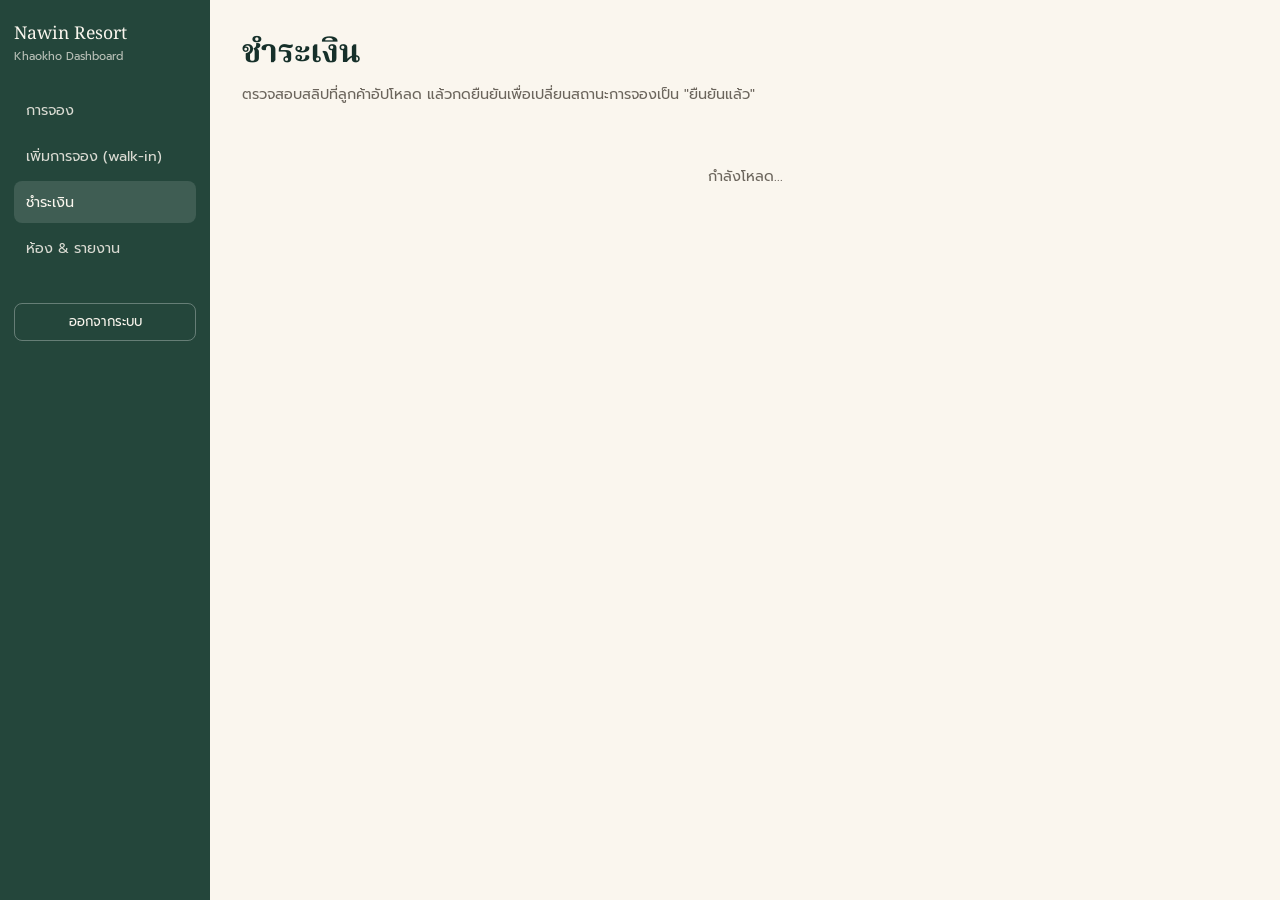
<file: dashboard/payments.html>
<!doctype html>
<html lang="th">
<head>
<meta charset="utf-8" />
<meta name="viewport" content="width=device-width, initial-scale=1" />
<title>ชำระเงิน — Nawin Resort Khaokho</title>
<link rel="stylesheet" href="./assets/style.css" />
</head>
<body>
<div class="layout">
  <nav class="side">
    <div class="brand">Nawin Resort<span class="sub">Khaokho Dashboard</span></div>
    <a href="./bookings.html">การจอง</a>
    <a href="./new-booking.html">เพิ่มการจอง (walk-in)</a>
    <a href="./payments.html" class="active">ชำระเงิน</a>
    <a href="./units.html" data-owner-only>ห้อง &amp; รายงาน</a>
    <button class="logout" id="logoutBtn">ออกจากระบบ</button>
  </nav>
  <div class="content">
    <header>
      <h1>ชำระเงิน</h1>
      <p>ตรวจสอบสลิปที่ลูกค้าอัปโหลด แล้วกดยืนยันเพื่อเปลี่ยนสถานะการจองเป็น "ยืนยันแล้ว"</p>
    </header>
    <div id="msgBox"></div>
    <div id="paymentsWrap"><div class="empty">กำลังโหลด...</div></div>
  </div>
</div>
<script type="module">
  import { supabase, requireSession, logout, gateOwnerOnlyNav, fmtDate, fmtBaht } from "./assets/app.js";

  const paymentsWrap = document.getElementById("paymentsWrap");

  document.getElementById("logoutBtn").addEventListener("click", logout);

  function showMsg(text, kind = "error") {
    document.getElementById("msgBox").innerHTML = `<div class="msg ${kind}">${text}</div>`;
    setTimeout(() => (document.getElementById("msgBox").innerHTML = ""), 3000);
  }

  function escapeHtml(s) {
    const div = document.createElement("div");
    div.textContent = s;
    return div.innerHTML;
  }

  // Prefer the guest's own-reported name (collected at booking time) over
  // their LINE display_name/nickname, which is often not their real name.
  function guestDisplayName(guest) {
    if (!guest) return null;
    if (guest.first_name) return [guest.first_name, guest.last_name].filter(Boolean).join(" ");
    return guest.display_name || null;
  }

  async function loadPending() {
    paymentsWrap.innerHTML = `<div class="empty">กำลังโหลด...</div>`;
    const { data, error } = await supabase
      .from("payments")
      .select("id, amount, method, note, slip_url, paid_at, booking_id, bookings(booking_ref, check_in, check_out, status, guests(display_name, first_name, last_name, phone), units(name))")
      .eq("verified", false)
      .order("paid_at", { ascending: true });

    if (error) {
      paymentsWrap.innerHTML = `<div class="msg error">โหลดข้อมูลไม่สำเร็จ: ${error.message}</div>`;
      return;
    }
    render(data || []);
  }

  async function render(rows) {
    if (!rows.length) {
      paymentsWrap.innerHTML = `<div class="empty">ไม่มีสลิปที่รอตรวจสอบ</div>`;
      return;
    }

    const cards = await Promise.all(
      rows.map(async (p) => {
        let slipSrc = "";
        if (p.slip_url) {
          const { data: signed } = await supabase.storage
            .from("payment-slips")
            .createSignedUrl(p.slip_url, 300);
          slipSrc = signed?.signedUrl || "";
        }
        const b = p.bookings;
        return `
          <div class="card" style="margin-bottom:14px; display:flex; gap:16px; align-items:flex-start;">
            ${slipSrc ? `<img src="${slipSrc}" alt="สลิป" style="width:140px; border-radius:8px; cursor:pointer;" data-zoom="${slipSrc}" />` : ""}
            <div style="flex:1;">
              <div style="font-weight:600;">${escapeHtml(b?.booking_ref ?? "-")}</div>
              <div style="color:var(--ink-soft); font-size:0.85rem;">
                ${escapeHtml(b?.units?.name ?? "-")} · ${escapeHtml(guestDisplayName(b?.guests) ?? "-")}${b?.guests?.phone ? " · " + escapeHtml(b.guests.phone) : ""}
              </div>
              <div style="color:var(--ink-soft); font-size:0.85rem;">${b ? fmtDate(b.check_in) + " — " + fmtDate(b.check_out) : ""}</div>
              <div style="font-weight:600; color:var(--clay-dark); margin-top:4px;">${fmtBaht(p.amount)} · ${escapeHtml(METHOD_TH[p.method] ?? p.method ?? "-")}${!p.slip_url ? " (ไม่มีสลิป)" : ""}</div>
              ${p.note ? `<div style="color:var(--ink-soft); font-size:0.85rem;">${escapeHtml(p.note)}</div>` : ""}
              <div style="margin-top:10px; display:flex; gap:8px;">
                <button class="primary" data-confirm="${p.id}" data-booking="${p.booking_id}" data-status="${b?.status ?? ""}" style="width:auto; padding:8px 16px;">ยืนยันการชำระเงิน</button>
                <button class="ghost" data-reject="${p.id}" style="width:auto; padding:8px 16px;">ปฏิเสธสลิป</button>
              </div>
            </div>
          </div>`;
      }),
    );

    paymentsWrap.innerHTML = cards.join("");

    paymentsWrap.querySelectorAll("img[data-zoom]").forEach((img) => {
      img.addEventListener("click", () => window.open(img.dataset.zoom, "_blank"));
    });
    paymentsWrap.querySelectorAll("button[data-confirm]").forEach((btn) => {
      btn.addEventListener("click", () => confirmPayment(btn.dataset.confirm, btn.dataset.booking, btn.dataset.status, btn));
    });
    paymentsWrap.querySelectorAll("button[data-reject]").forEach((btn) => {
      btn.addEventListener("click", () => rejectSlip(btn.dataset.reject, btn));
    });
  }

  const METHOD_TH = { transfer: "โอน", promptpay: "PromptPay", cash: "เงินสด", salary_deduction: "หักเงินเดือนพนักงาน" };

  async function confirmPayment(paymentId, bookingId, bookingStatus, btn) {
    btn.disabled = true;
    const session = await requireSession();
    const { error: payErr } = await supabase
      .from("payments")
      .update({ verified: true, verified_by: session.user.id, verified_at: new Date().toISOString() })
      .eq("id", paymentId);
    if (payErr) {
      showMsg("ยืนยันไม่สำเร็จ: " + payErr.message);
      btn.disabled = false;
      return;
    }
    // Only a waiting booking moves to confirmed — a deposit/balance verified
    // after check-in must not push the booking back from checked_in/out.
    const { error: bookErr } = bookingStatus === "pending"
      ? await supabase.from("bookings").update({ status: "confirmed" }).eq("id", bookingId)
      : { error: null };
    if (bookErr) {
      showMsg("อัปเดตสถานะการจองไม่สำเร็จ: " + bookErr.message);
    } else {
      showMsg(bookingStatus === "pending" ? "ยืนยันการชำระเงินสำเร็จ — แจ้งเตือนลูกค้าผ่าน LINE แล้ว" : "ยืนยันการชำระเงินสำเร็จ", "success");
    }
    await loadPending();
  }

  async function rejectSlip(paymentId, btn) {
    if (!confirm("ปฏิเสธสลิปนี้? ลูกค้าจะต้องอัปโหลดสลิปใหม่")) return;
    btn.disabled = true;
    const { error } = await supabase.from("payments").delete().eq("id", paymentId);
    if (error) {
      showMsg("ปฏิเสธไม่สำเร็จ: " + error.message);
      btn.disabled = false;
      return;
    }
    showMsg("ปฏิเสธสลิปแล้ว", "success");
    await loadPending();
  }

  async function init() {
    const session = await requireSession();
    if (!session) return;
    await gateOwnerOnlyNav(session);
    await loadPending();
  }

  init();
</script>
</body>
</html>
</file>
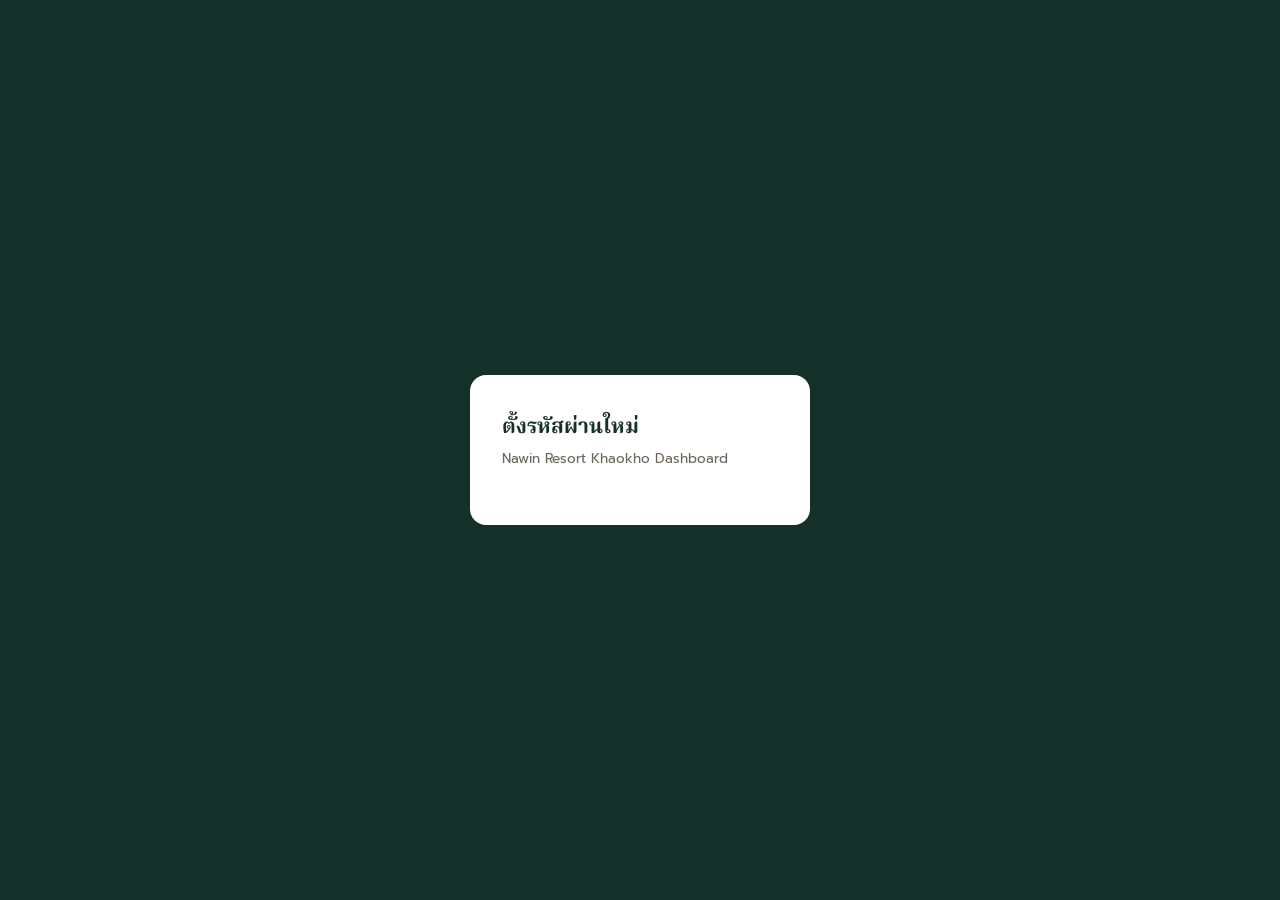
<file: dashboard/reset-password.html>
<!doctype html>
<html lang="th">
<head>
<meta charset="utf-8" />
<meta name="viewport" content="width=device-width, initial-scale=1" />
<title>ตั้งรหัสผ่านใหม่ — Nawin Resort Khaokho</title>
<link rel="stylesheet" href="./assets/style.css" />
</head>
<body>
<div class="login-wrap">
  <div class="login-card">
    <h1>ตั้งรหัสผ่านใหม่</h1>
    <div class="sub">Nawin Resort Khaokho Dashboard</div>
    <div id="msgBox"></div>
    <div id="formWrap" style="display:none;">
      <div class="field">
        <label>รหัสผ่านใหม่ (อย่างน้อย 6 ตัวอักษร)</label>
        <input type="password" id="newPassword" autocomplete="new-password" />
      </div>
      <div class="field">
        <label>ยืนยันรหัสผ่านใหม่</label>
        <input type="password" id="confirmPassword" autocomplete="new-password" />
      </div>
      <button class="primary" id="saveBtn" style="width:100%;">บันทึกรหัสผ่านใหม่</button>
    </div>
  </div>
</div>
<script type="module">
  import { supabase } from "./assets/app.js";

  function showMsg(text, kind = "error") {
    document.getElementById("msgBox").innerHTML = `<div class="msg ${kind}">${text}</div>`;
  }

  async function init() {
    // supabase-js automatically parses the recovery token from the URL and
    // establishes a temporary session — just wait for that to land.
    const {
      data: { session },
    } = await supabase.auth.getSession();

    if (!session) {
      showMsg("ลิงก์นี้หมดอายุหรือไม่ถูกต้อง กรุณากด \"ลืมรหัสผ่าน?\" ที่หน้า login เพื่อขอลิงก์ใหม่");
      return;
    }
    document.getElementById("formWrap").style.display = "block";
  }

  document.getElementById("saveBtn").addEventListener("click", async () => {
    const p1 = document.getElementById("newPassword").value;
    const p2 = document.getElementById("confirmPassword").value;
    if (p1.length < 6) return showMsg("รหัสผ่านต้องมีอย่างน้อย 6 ตัวอักษร");
    if (p1 !== p2) return showMsg("รหัสผ่านทั้งสองช่องไม่ตรงกัน");

    const btn = document.getElementById("saveBtn");
    btn.disabled = true;
    btn.textContent = "กำลังบันทึก...";
    const { error } = await supabase.auth.updateUser({ password: p1 });
    btn.disabled = false;
    btn.textContent = "บันทึกรหัสผ่านใหม่";

    if (error) return showMsg("บันทึกไม่สำเร็จ: " + error.message);
    showMsg("ตั้งรหัสผ่านใหม่สำเร็จ กำลังพาไปหน้า login...", "success");
    await supabase.auth.signOut();
    setTimeout(() => (window.location.href = "./index.html"), 1500);
  });

  init();
</script>
</body>
</html>
</file>
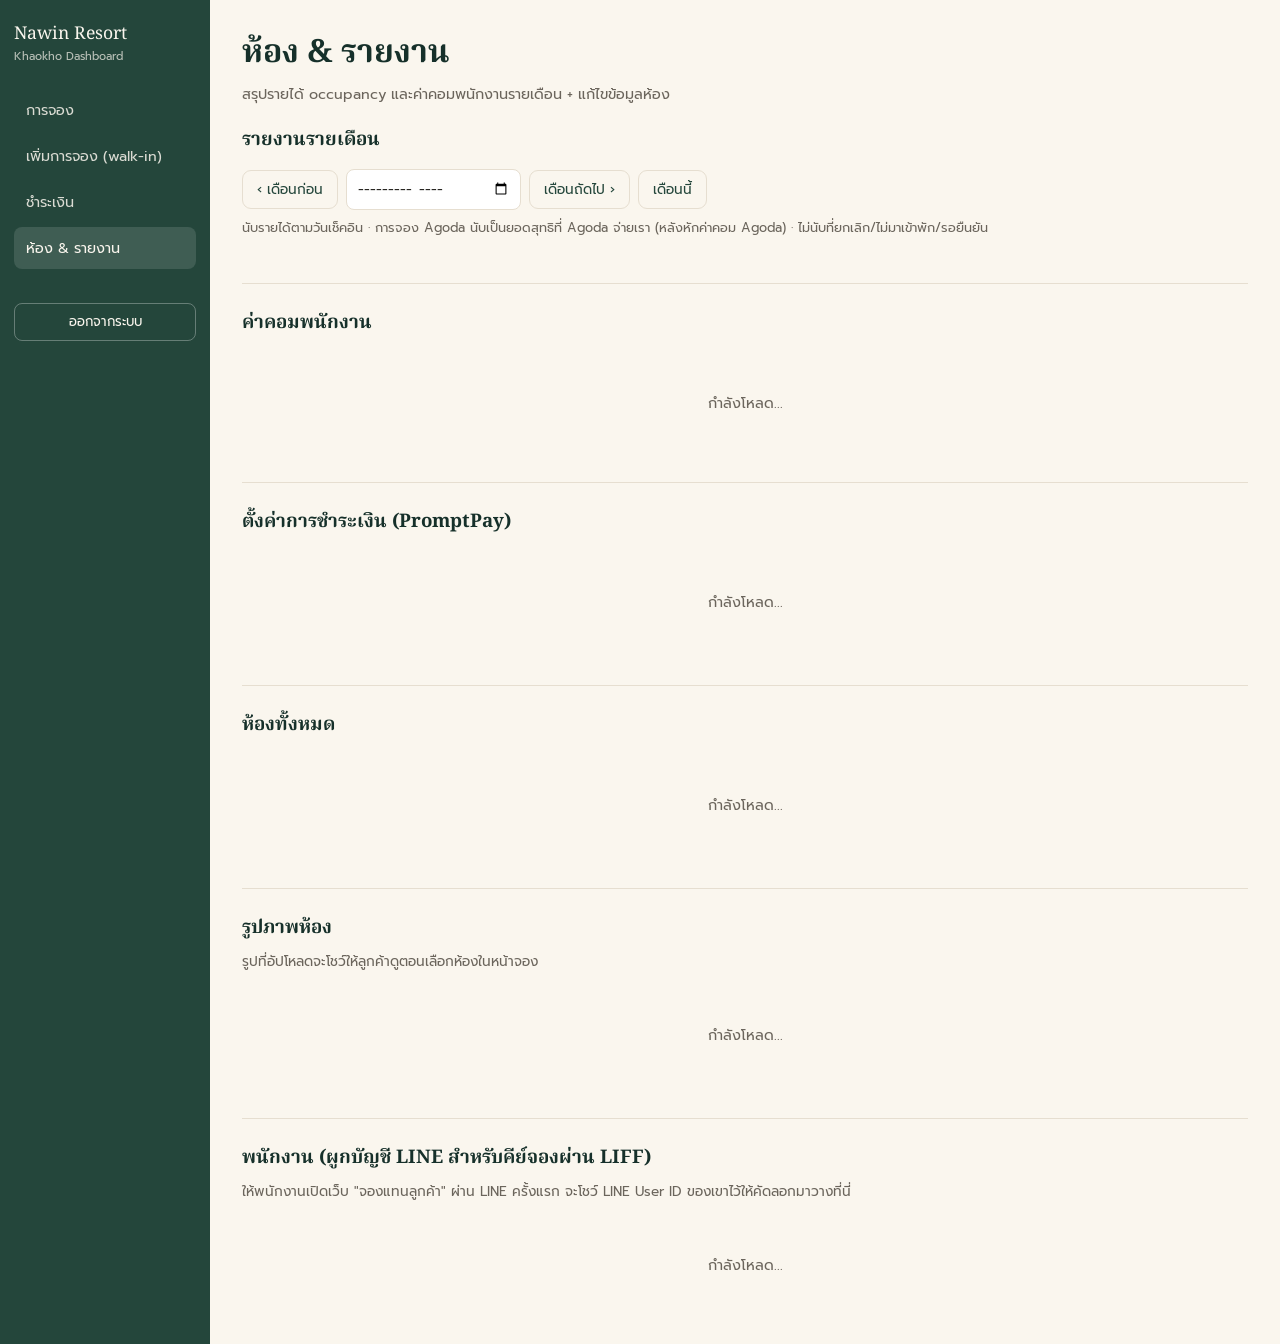
<file: dashboard/units.html>
<!doctype html>
<html lang="th">
<head>
<meta charset="utf-8" />
<meta name="viewport" content="width=device-width, initial-scale=1" />
<title>ห้อง &amp; รายงาน — Nawin Resort Khaokho</title>
<link rel="stylesheet" href="./assets/style.css" />
</head>
<body>
<div class="layout">
  <nav class="side">
    <div class="brand">Nawin Resort<span class="sub">Khaokho Dashboard</span></div>
    <a href="./bookings.html">การจอง</a>
    <a href="./new-booking.html">เพิ่มการจอง (walk-in)</a>
    <a href="./payments.html">ชำระเงิน</a>
    <a href="./units.html" class="active">ห้อง &amp; รายงาน</a>
    <button class="logout" id="logoutBtn">ออกจากระบบ</button>
  </nav>
  <div class="content">
    <header>
      <h1>ห้อง &amp; รายงาน</h1>
      <p>สรุปรายได้ occupancy และค่าคอมพนักงานรายเดือน + แก้ไขข้อมูลห้อง</p>
    </header>
    <div id="msgBox"></div>

    <h3 class="section-heading" style="margin-top:0; padding-top:0; border-top:none;">รายงานรายเดือน</h3>
    <div class="report-month">
      <button class="ghost" id="prevReportMonth" type="button">‹ เดือนก่อน</button>
      <input type="month" id="reportMonth" aria-label="เลือกเดือน" />
      <button class="ghost" id="nextReportMonth" type="button">เดือนถัดไป ›</button>
      <button class="ghost" id="thisReportMonth" type="button">เดือนนี้</button>
    </div>
    <p class="report-note">นับรายได้ตามวันเช็คอิน · การจอง Agoda นับเป็นยอดสุทธิที่ Agoda จ่ายเรา (หลังหักค่าคอม Agoda) · ไม่นับที่ยกเลิก/ไม่มาเข้าพัก/รอยืนยัน</p>
    <div class="kpi-row" id="kpiRow"></div>

    <h3 class="section-heading" id="commissionHeading">ค่าคอมพนักงาน</h3>
    <div id="commissionWrap"><div class="empty">กำลังโหลด...</div></div>

    <h3 class="section-heading" style="margin-top:28px;">ตั้งค่าการชำระเงิน (PromptPay)</h3>
    <div id="paymentSettingsWrap"><div class="empty">กำลังโหลด...</div></div>

    <h3 class="section-heading">ห้องทั้งหมด</h3>
    <div id="unitsTableWrap"><div class="empty">กำลังโหลด...</div></div>

    <div id="addUnitWrap" style="margin-top:20px;"></div>

    <h3 class="section-heading">รูปภาพห้อง</h3>
    <p style="color:var(--ink-soft); font-size:0.85rem; margin:-6px 0 12px;">
      รูปที่อัปโหลดจะโชว์ให้ลูกค้าดูตอนเลือกห้องในหน้าจอง
    </p>
    <div id="unitPhotosWrap"><div class="empty">กำลังโหลด...</div></div>

    <h3 class="section-heading">พนักงาน (ผูกบัญชี LINE สำหรับคีย์จองผ่าน LIFF)</h3>
    <p style="color:var(--ink-soft); font-size:0.85rem; margin:-6px 0 12px;">
      ให้พนักงานเปิดเว็บ "จองแทนลูกค้า" ผ่าน LINE ครั้งแรก จะโชว์ LINE User ID ของเขาไว้ให้คัดลอกมาวางที่นี่
    </p>
    <div id="staffWrap"><div class="empty">กำลังโหลด...</div></div>
  </div>
</div>
<script type="module">
  import { supabase, requireSession, logout, fmtBaht } from "./assets/app.js";
  import { paymentSummary } from "./assets/payments.js";

  const kpiRow = document.getElementById("kpiRow");
  const commissionWrap = document.getElementById("commissionWrap");
  const unitsTableWrap = document.getElementById("unitsTableWrap");
  const addUnitWrap = document.getElementById("addUnitWrap");
  const staffWrap = document.getElementById("staffWrap");
  const paymentSettingsWrap = document.getElementById("paymentSettingsWrap");
  const unitPhotosWrap = document.getElementById("unitPhotosWrap");
  let isOwner = false;
  let currentUnits = [];

  document.getElementById("logoutBtn").addEventListener("click", logout);

  function showMsg(text, kind = "error") {
    document.getElementById("msgBox").innerHTML = `<div class="msg ${kind}">${text}</div>`;
    setTimeout(() => (document.getElementById("msgBox").innerHTML = ""), 3000);
  }

  // Staff earn this share of what the guest paid, only on bookings they keyed
  // in themselves (created_by set, not the owner). Agoda and LINE self-bookings
  // have no created_by, so they never earn commission.
  const COMMISSION_RATE = 0.1;
  const MONTHS_TH = ["มกราคม", "กุมภาพันธ์", "มีนาคม", "เมษายน", "พฤษภาคม", "มิถุนายน", "กรกฎาคม", "สิงหาคม", "กันยายน", "ตุลาคม", "พฤศจิกายน", "ธันวาคม"];

  // Built from local calendar parts — toISOString() would shift Bangkok
  // midnight back a day into UTC and put the 1st of the month in the
  // previous month.
  const iso = (y, m, d) => `${y}-${String(m + 1).padStart(2, "0")}-${String(d).padStart(2, "0")}`;
  const today = new Date();
  let reportYear = today.getFullYear();
  let reportMonth = today.getMonth(); // 0-based

  function monthRange() {
    const daysInMonth = new Date(reportYear, reportMonth + 1, 0).getDate();
    const next = new Date(reportYear, reportMonth + 1, 1);
    return {
      start: iso(reportYear, reportMonth, 1),
      end: iso(next.getFullYear(), next.getMonth(), 1),
      daysInMonth,
      label: `${MONTHS_TH[reportMonth]} ${reportYear + 543}`,
    };
  }

  const monthInput = document.getElementById("reportMonth");
  function syncMonthInput() {
    monthInput.value = `${reportYear}-${String(reportMonth + 1).padStart(2, "0")}`;
  }
  function stepMonth(dir) {
    const d = new Date(reportYear, reportMonth + dir, 1);
    reportYear = d.getFullYear();
    reportMonth = d.getMonth();
    syncMonthInput();
    loadReport(currentUnits);
  }
  document.getElementById("prevReportMonth").addEventListener("click", () => stepMonth(-1));
  document.getElementById("nextReportMonth").addEventListener("click", () => stepMonth(1));
  document.getElementById("thisReportMonth").addEventListener("click", () => {
    reportYear = today.getFullYear();
    reportMonth = today.getMonth();
    syncMonthInput();
    loadReport(currentUnits);
  });
  monthInput.addEventListener("change", () => {
    const [y, m] = monthInput.value.split("-").map(Number);
    if (!y || !m) return;
    reportYear = y;
    reportMonth = m - 1;
    loadReport(currentUnits);
  });
  syncMonthInput();

  async function loadReport(units) {
    const { start, end, daysInMonth, label } = monthRange();
    kpiRow.innerHTML = `<div class="empty">กำลังโหลด...</div>`;
    const { data: bookings, error } = await supabase
      .from("bookings")
      .select("id, booking_ref, unit_id, check_in, check_out, total_amount, status, source, created_by, guests(display_name, first_name, last_name), units(name), creator:profiles!bookings_created_by_fkey(display_name, role), payments(amount, verified)")
      .in("status", ["pending", "confirmed", "checked_in", "checked_out"])
      .lt("check_in", end)
      .gt("check_out", start)
      .order("check_in");

    if (error) {
      kpiRow.innerHTML = `<div class="msg error">โหลดรายงานไม่สำเร็จ: ${error.message}</div>`;
      commissionWrap.innerHTML = "";
      return;
    }

    // Occupancy counts every night that falls inside the month; revenue and
    // commission count a booking once, in the month it checks in, so a stay
    // that crosses month-end isn't split or double-counted.
    let bookedNights = 0;
    for (const b of bookings || []) {
      const ci = new Date(Math.max(new Date(b.check_in), new Date(start)));
      const co = new Date(Math.min(new Date(b.check_out), new Date(end)));
      bookedNights += Math.max(0, (co - ci) / 86400000);
    }
    const inMonth = (bookings || []).filter((b) => b.check_in >= start && b.check_in < end);
    for (const b of inMonth) b.pay = paymentSummary(b, b.payments);
    // Revenue is recognised only once the guest has stayed and checked out
    // (บอสตอง, 1 Nov 2026). Before that, direct-booking money is a deposit
    // held for a future stay and OTA bookings are just on the books.
    // Direct bookings count only money the owner has verified (migration 0022).
    const stayed = (b) => b.status === "checked_out";
    const ota = inMonth.filter((b) => b.pay.state === "ota");
    const direct = inMonth.filter((b) => b.pay.state !== "ota");
    const agodaRevenue = sum(ota.filter(stayed));
    const agodaOnBooks = sum(ota.filter((b) => !stayed(b)));
    const directRevenue = direct.filter(stayed).reduce((s, b) => s + Math.min(b.pay.verified, b.pay.total), 0);
    const directDeposits = direct.filter((b) => !stayed(b)).reduce((s, b) => s + Math.min(b.pay.paid, b.pay.total), 0);
    const directAwaitingVerify = direct.reduce((s, b) => s + Math.max(0, Math.min(b.pay.paid, b.pay.total) - b.pay.verified), 0);
    const directUnpaid = direct.reduce((s, b) => s + b.pay.outstanding, 0);
    const unpaidCount = direct.filter((b) => b.pay.outstanding > 0).length;
    const revenue = agodaRevenue + directRevenue;
    const totalUnitNights = (units.filter((u) => u.is_active).length || units.length || 1) * daysInMonth;
    const occupancy = totalUnitNights ? Math.round((bookedNights / totalUnitNights) * 100) : 0;
    const commissionTotal = computeCommission(inMonth).total;

    kpiRow.innerHTML = `
      <div class="kpi"><div class="label">รายได้จริง ${label} (เข้าพัก + เช็คเอาท์แล้ว)</div><div class="value">${fmtBaht(revenue)}</div></div>
      <div class="kpi"><div class="label">ผ่าน Agoda / OTA (สุทธิ, เช็คเอาท์แล้ว)</div><div class="value">${fmtBaht(agodaRevenue)}</div></div>
      <div class="kpi"><div class="label">จองตรง — เช็คเอาท์แล้ว เงินเข้า (ตรวจแล้ว)</div><div class="value">${fmtBaht(directRevenue)}</div></div>
      <div class="kpi"><div class="label">มัดจำ/จ่ายล่วงหน้า — ยังไม่เข้าพัก (ยังไม่นับรายได้)</div><div class="value">${fmtBaht(directDeposits)}</div></div>
      <div class="kpi"><div class="label">Agoda/OTA ที่ยังไม่เข้าพัก (ยังไม่นับรายได้)</div><div class="value">${fmtBaht(agodaOnBooks)}</div></div>
      <div class="kpi"><div class="label">จองตรง — รอเจ้าของตรวจสลิป</div><div class="value">${fmtBaht(directAwaitingVerify)}</div></div>
      <div class="kpi warn"><div class="label">ยอดจองที่ยังไม่ได้เงิน (${unpaidCount} รายการ)</div><div class="value">${fmtBaht(directUnpaid)}</div></div>
      <div class="kpi"><div class="label">Occupancy</div><div class="value">${occupancy}%</div></div>
      <div class="kpi"><div class="label">การจองที่เช็คอินเดือนนี้</div><div class="value">${inMonth.length}</div></div>
      <div class="kpi"><div class="label">ค่าคอมพนักงานรวม</div><div class="value">${fmtBaht(commissionTotal)}</div></div>
    `;

    document.getElementById("commissionHeading").textContent =
      `ค่าคอมพนักงาน ${label} (${Math.round(COMMISSION_RATE * 100)}% เฉพาะการจองที่พนักงานคีย์เอง ลูกค้าเช็คเอาท์แล้ว และเจ้าของตรวจเงินเข้าครบแล้ว)`;
    renderCommission(inMonth);
  }

  // Commission is earned only when the stay happened (checked out) and the
  // owner has verified the full amount came in.
  function commissionBlocker(b) {
    if (b.status !== "checked_out") return "ยังไม่เช็คเอาท์";
    if (b.pay.paid < b.pay.total) return `ยังไม่ได้รับเงินครบ (ค้าง ${fmtBaht(b.pay.outstanding)})`;
    if (b.pay.verified < b.pay.total) return "รอเจ้าของตรวจสลิป";
    return null;
  }

  function computeCommission(bookings) {
    const staffKeyed = bookings.filter((b) => b.created_by && b.creator?.role !== "owner");
    const earning = staffKeyed.filter((b) => !commissionBlocker(b));
    const byStaff = new Map();
    for (const b of earning) {
      const key = b.created_by;
      if (!byStaff.has(key)) byStaff.set(key, { name: b.creator?.display_name || "(ไม่ทราบชื่อ)", count: 0, nights: 0, revenue: 0 });
      const entry = byStaff.get(key);
      entry.count += 1;
      entry.nights += Math.round((new Date(b.check_out) - new Date(b.check_in)) / 86400000);
      entry.revenue += Number(b.total_amount) || 0;
    }
    const rows = [...byStaff.values()]
      .map((r) => ({ ...r, commission: Math.round(r.revenue * COMMISSION_RATE * 100) / 100 }))
      .sort((a, b) => b.commission - a.commission);
    const held = staffKeyed.filter((b) => commissionBlocker(b));
    return { earning, held, rows, total: rows.reduce((s, r) => s + r.commission, 0) };
  }

  function guestName(g) {
    if (!g) return "-";
    if (g.first_name) return [g.first_name, g.last_name].filter(Boolean).join(" ");
    return g.display_name || "-";
  }

  function renderCommission(bookings) {
    const { earning, held, rows, total } = computeCommission(bookings);
    const ownerKeyed = bookings.filter((b) => b.created_by && b.creator?.role === "owner");
    // Walk-in/page bookings with no recorded staff member (e.g. inserted by an
    // admin script). Agoda and LINE self-bookings are excluded by design.
    const noStaff = bookings.filter((b) => !b.created_by && b.source === "walk-in");

    if (!rows.length) {
      commissionWrap.innerHTML = `<div class="empty">เดือนนี้ยังไม่มีการจองที่เข้าเงื่อนไขค่าคอม (เช็คเอาท์แล้ว + เงินเข้าครบและตรวจแล้ว)</div>`;
    } else {
      commissionWrap.innerHTML = `
        <table>
          <thead><tr><th>พนักงาน</th><th>จำนวนการจอง</th><th>คืน (ห้อง×คืน)</th><th>ยอดที่ลูกค้าจ่าย</th><th>ค่าคอมที่ต้องจ่าย</th></tr></thead>
          <tbody>
            ${rows
              .map(
                (r) => `<tr><td>${escapeHtml(r.name)}</td><td>${r.count}</td><td>${r.nights}</td><td>${fmtBaht(r.revenue)}</td><td><strong>${fmtBaht(r.commission)}</strong></td></tr>`,
              )
              .join("")}
            <tr class="total-row"><td>รวม</td><td>${earning.length}</td><td></td><td>${fmtBaht(rows.reduce((s, r) => s + r.revenue, 0))}</td><td><strong>${fmtBaht(total)}</strong></td></tr>
          </tbody>
        </table>
        <details class="commission-detail">
          <summary>ดูรายการจองที่นับค่าคอม (${earning.length} รายการ)</summary>
          <table>
            <thead><tr><th>เช็คอิน</th><th>เลขจอง</th><th>ห้อง</th><th>แขก</th><th>คีย์โดย</th><th>ยอด</th><th>ค่าคอม</th></tr></thead>
            <tbody>
              ${earning
                .map(
                  (b) => `<tr><td>${b.check_in}</td><td>${escapeHtml(b.booking_ref)}</td><td>${escapeHtml(b.units?.name ?? "-")}</td><td>${escapeHtml(guestName(b.guests))}</td><td>${escapeHtml(b.creator?.display_name ?? "-")}</td><td>${fmtBaht(b.total_amount)}</td><td>${fmtBaht(Math.round(Number(b.total_amount) * COMMISSION_RATE * 100) / 100)}</td></tr>`,
                )
                .join("")}
            </tbody>
          </table>
        </details>
      `;
    }

    if (held.length) {
      commissionWrap.insertAdjacentHTML("beforeend", `
        <details class="commission-detail" open>
          <summary>ยังไม่นับค่าคอม ${held.length} รายการ (${fmtBaht(sum(held))})</summary>
          <table>
            <thead><tr><th>เช็คอิน</th><th>เลขจอง</th><th>ห้อง</th><th>แขก</th><th>คีย์โดย</th><th>ยอด</th><th>รับเงินแล้ว</th><th>เหตุผล</th></tr></thead>
            <tbody>
              ${held
                .map(
                  (b) => `<tr><td>${b.check_in}</td><td>${escapeHtml(b.booking_ref)}</td><td>${escapeHtml(b.units?.name ?? "-")}</td><td>${escapeHtml(guestName(b.guests))}</td><td>${escapeHtml(b.creator?.display_name ?? "-")}</td><td>${fmtBaht(b.total_amount)}</td><td>${fmtBaht(b.pay.paid)}</td><td>${escapeHtml(commissionBlocker(b))}</td></tr>`,
                )
                .join("")}
            </tbody>
          </table>
        </details>`);
    }

    // Surface bookings that look staff-handled but can't be attributed, so
    // they don't silently fall out of the commission count.
    const notes = [];
    if (ownerKeyed.length) notes.push(`เจ้าของคีย์เอง ${ownerKeyed.length} รายการ (${fmtBaht(sum(ownerKeyed))}) — ไม่คิดค่าคอม`);
    if (noStaff.length) {
      const refs = noStaff.map((b) => escapeHtml(b.booking_ref)).join(", ");
      notes.push(`Walk-in / เพจ ที่ไม่ได้ระบุพนักงานผู้คีย์ ${noStaff.length} รายการ (${fmtBaht(sum(noStaff))}) — ไม่ได้นับค่าคอม: ${refs}`);
    }
    if (notes.length) commissionWrap.insertAdjacentHTML("beforeend", `<p class="report-note">${notes.join("<br>")}</p>`);
  }

  const sum = (rows) => rows.reduce((s, b) => s + (Number(b.total_amount) || 0), 0);

  function escapeHtml(s) {
    const div = document.createElement("div");
    div.textContent = s;
    return div.innerHTML;
  }

  async function loadStaff() {
    const { data, error } = await supabase
      .from("profiles")
      .select("id, display_name, role, line_user_id")
      .order("display_name");
    if (error) {
      staffWrap.innerHTML = `<div class="msg error">โหลดพนักงานไม่สำเร็จ: ${error.message}</div>`;
      return;
    }
    renderStaff(data || []);
  }

  const ROLE_TH = { owner: "เจ้าของ", manager: "ผู้จัดการ", staff: "พนักงาน" };

  function renderStaff(profiles) {
    if (!profiles.length) {
      staffWrap.innerHTML = `<div class="empty">ยังไม่มีพนักงานในระบบ</div>`;
      return;
    }
    staffWrap.innerHTML = `
      <table>
        <thead><tr><th>ชื่อ</th><th>สิทธิ์</th><th>LINE User ID</th></tr></thead>
        <tbody>
          ${profiles
            .map(
              (p) => `
            <tr>
              <td>${escapeHtml(p.display_name || "-")}</td>
              <td>${ROLE_TH[p.role] || p.role}</td>
              <td><input type="text" data-staff-id="${p.id}" value="${escapeHtml(p.line_user_id || "")}" placeholder="วาง LINE User ID ที่นี่" style="width:260px; font-family:monospace; font-size:0.82rem;" /></td>
            </tr>`,
            )
            .join("")}
        </tbody>
      </table>
    `;
    staffWrap.querySelectorAll("input[data-staff-id]").forEach((input) => {
      input.addEventListener("change", () => saveStaffLineId(input));
      input.addEventListener("keydown", (e) => { if (e.key === "Enter") input.blur(); });
    });
  }

  async function saveStaffLineId(input) {
    const id = input.dataset.staffId;
    const value = input.value.trim() || null;
    const { error } = await supabase.from("profiles").update({ line_user_id: value }).eq("id", id);
    if (error) showMsg(error.code === "23505" ? "LINE User ID นี้ผูกกับพนักงานคนอื่นอยู่แล้ว" : "บันทึกไม่สำเร็จ: " + error.message);
    else showMsg("ผูกบัญชี LINE สำเร็จ", "success");
  }

  async function loadPaymentSettings() {
    const { data, error } = await supabase.from("resort_settings").select("key, value");
    if (error) {
      paymentSettingsWrap.innerHTML = `<div class="msg error">โหลดตั้งค่าไม่สำเร็จ: ${error.message}</div>`;
      return;
    }
    const map = {};
    for (const row of data || []) map[row.key] = row.value || "";
    renderPaymentSettings(map);
  }

  function renderPaymentSettings(map) {
    paymentSettingsWrap.innerHTML = `
      <div class="card">
        <div class="row">
          <div class="field">
            <label>PromptPay ID (เบอร์โทร 10 หลัก / เลขบัตรประชาชน 13 หลัก / เลข merchant ID 15 หลักจากผู้ให้บริการ เช่น CLICX)</label>
            <input type="text" id="ppId" value="${escapeHtml(map.promptpay_id || "")}" placeholder="เช่น 0891234567 หรือเลข 15 หลักจาก CLICX" />
          </div>
          <div class="field">
            <label>ชื่อบัญชี (โชว์ให้ลูกค้าดู)</label>
            <input type="text" id="ppName" value="${escapeHtml(map.promptpay_name || "")}" placeholder="เช่น Nawin Resort Khaokho" />
          </div>
        </div>
        <div class="field">
          <label>ข้อความสำรอง (แสดงถ้ายังไม่ตั้งค่า PromptPay ID)</label>
          <textarea id="ppNote" rows="2">${escapeHtml(map.payment_note || "")}</textarea>
        </div>
        <button class="primary" id="savePaymentSettingsBtn">บันทึก</button>
      </div>
      <p style="color:var(--ink-soft); font-size:0.82rem; margin-top:8px;">
        ${map.promptpay_id ? "✅ ตั้งค่าแล้ว — ลูกค้าจะเห็น QR PromptPay จริงตอนจอง" : "⚠️ ยังไม่ได้ใส่ PromptPay ID — ลูกค้าจะเห็นข้อความสำรองแทน QR"}
      </p>
    `;
    document.getElementById("savePaymentSettingsBtn").addEventListener("click", savePaymentSettings);
  }

  async function savePaymentSettings() {
    const values = {
      promptpay_id: document.getElementById("ppId").value.trim(),
      promptpay_name: document.getElementById("ppName").value.trim(),
      payment_note: document.getElementById("ppNote").value.trim(),
    };
    const btn = document.getElementById("savePaymentSettingsBtn");
    btn.disabled = true;
    for (const [key, value] of Object.entries(values)) {
      const { error } = await supabase.from("resort_settings").update({ value }).eq("key", key);
      if (error) {
        showMsg("บันทึกไม่สำเร็จ: " + error.message);
        btn.disabled = false;
        return;
      }
    }
    showMsg("บันทึกตั้งค่าการชำระเงินสำเร็จ", "success");
    await loadPaymentSettings();
  }

  function typeLabel(t) {
    return { house: "บ้านพัก", tent: "เต็นท์กระโจม", other: "ที่พัก" }[t] || t;
  }

  function renderUnits(units) {
    if (!units.length) {
      unitsTableWrap.innerHTML = `<div class="empty">ยังไม่มีห้อง</div>`;
      return;
    }
    const disabled = isOwner ? "" : "disabled";
    unitsTableWrap.innerHTML = `
      <table>
        <thead><tr><th>รหัส</th><th>ชื่อ</th><th>ประเภท</th><th>ราคา/คืน</th><th>ความจุ</th><th>เปิดใช้งาน</th><th>ชื่อห้องใน Agoda</th>${isOwner ? "<th></th>" : ""}</tr></thead>
        <tbody>
          ${units
            .map(
              (u) => `
            <tr>
              <td>${u.code}</td>
              <td><input type="text" data-field="name" data-id="${u.id}" value="${u.name}" style="width:140px;" ${disabled} /></td>
              <td>${typeLabel(u.unit_type)}</td>
              <td><input type="number" data-field="base_price" data-id="${u.id}" value="${u.base_price}" style="width:100px;" ${disabled} /></td>
              <td><input type="number" data-field="capacity" data-id="${u.id}" value="${u.capacity}" style="width:70px;" ${disabled} /></td>
              <td><input type="checkbox" data-field="is_active" data-id="${u.id}" ${u.is_active ? "checked" : ""} ${disabled} /></td>
              <td><input type="text" data-field="agoda_room_type_name" data-id="${u.id}" value="${u.agoda_room_type_name ? escapeHtml(u.agoda_room_type_name) : ""}" placeholder="เช่น Deluxe Room" style="width:160px;" ${disabled} /></td>
              ${isOwner ? `<td><button class="ghost" data-delete-id="${u.id}" data-delete-code="${u.code}">ลบ</button></td>` : ""}
            </tr>`,
            )
            .join("")}
        </tbody>
      </table>
      <p style="color:var(--ink-soft); font-size:0.82rem; margin-top:10px;">
        ${isOwner ? "แก้ไขค่าแล้วกด Enter หรือคลิกออกจากช่องเพื่อบันทึกอัตโนมัติ · \"ชื่อห้องใน Agoda\" ต้องตรงกับชื่อ room type ที่ตั้งไว้ใน Agoda YCS เพื่อให้ระบบจับคู่การจองอัตโนมัติได้ถูกห้อง" : "เฉพาะเจ้าของ (owner) เท่านั้นที่แก้ไขห้องได้"}
      </p>
    `;

    unitsTableWrap.querySelectorAll("input[data-field]").forEach((input) => {
      const handler = () => saveUnitField(input);
      input.addEventListener("change", handler);
      if (input.type === "text" || input.type === "number") {
        input.addEventListener("keydown", (e) => { if (e.key === "Enter") input.blur(); });
      }
    });

    unitsTableWrap.querySelectorAll("button[data-delete-id]").forEach((btn) => {
      btn.addEventListener("click", () => deleteUnit(btn));
    });
  }

  function renderAddForm() {
    if (!isOwner) {
      addUnitWrap.innerHTML = "";
      return;
    }
    addUnitWrap.innerHTML = `
      <h3 style="margin-bottom:10px;">เพิ่มห้องใหม่</h3>
      <div class="row">
        <div class="field"><label>รหัส (unique)</label><input type="text" id="newCode" placeholder="เช่น HOUSE-3" /></div>
        <div class="field"><label>ชื่อ</label><input type="text" id="newName" placeholder="เช่น บ้านพัก 3" /></div>
        <div class="field">
          <label>ประเภท</label>
          <select id="newType">
            <option value="house">บ้านพัก</option>
            <option value="tent">เต็นท์กระโจม</option>
            <option value="other">อื่นๆ</option>
          </select>
        </div>
      </div>
      <div class="row">
        <div class="field"><label>ราคา/คืน (บาท)</label><input type="number" id="newPrice" min="0" step="1" value="1000" /></div>
        <div class="field"><label>ความจุ (คน)</label><input type="number" id="newCapacity" min="1" value="2" /></div>
      </div>
      <button class="primary" id="addUnitBtn">เพิ่มห้อง</button>
    `;
    document.getElementById("addUnitBtn").addEventListener("click", addUnit);
  }

  async function addUnit() {
    const code = document.getElementById("newCode").value.trim();
    const name = document.getElementById("newName").value.trim();
    const unit_type = document.getElementById("newType").value;
    const base_price = Number(document.getElementById("newPrice").value);
    const capacity = Number(document.getElementById("newCapacity").value);

    if (!code || !name || !base_price || !capacity) return showMsg("กรอกข้อมูลให้ครบ");

    const btn = document.getElementById("addUnitBtn");
    btn.disabled = true;
    btn.textContent = "กำลังเพิ่ม...";
    const { error } = await supabase.from("units").insert({ code, name, unit_type, base_price, capacity });
    btn.disabled = false;
    btn.textContent = "เพิ่มห้อง";

    if (error) {
      showMsg(error.code === "23505" ? "รหัสห้องนี้มีอยู่แล้ว" : "เพิ่มห้องไม่สำเร็จ: " + error.message);
      return;
    }
    showMsg("เพิ่มห้องสำเร็จ", "success");
    await reload();
  }

  async function deleteUnit(btn) {
    const id = btn.dataset.deleteId;
    const code = btn.dataset.deleteCode;
    if (!confirm(`ลบห้อง "${code}" ถาวร? (ถ้ามีการจองอยู่จะลบไม่ได้ ให้ปิด "เปิดใช้งาน" แทน)`)) return;
    btn.disabled = true;
    const { error } = await supabase.from("units").delete().eq("id", id);
    if (error) {
      showMsg(
        error.code === "23503"
          ? "ลบไม่ได้เพราะมีการจองผูกกับห้องนี้อยู่ — ปิด \"เปิดใช้งาน\" แทนการลบ"
          : "ลบไม่สำเร็จ: " + error.message,
      );
      btn.disabled = false;
      return;
    }
    showMsg("ลบห้องแล้ว", "success");
    await reload();
  }

  async function saveUnitField(input) {
    const id = input.dataset.id;
    const field = input.dataset.field;
    const value = input.type === "checkbox" ? input.checked : input.value;
    const { error } = await supabase.from("units").update({ [field]: value }).eq("id", id);
    if (error) showMsg("บันทึกไม่สำเร็จ: " + error.message);
    else showMsg("บันทึกแล้ว", "success");
  }

  async function reload() {
    const { data: units, error } = await supabase
      .from("units")
      .select("id, code, name, unit_type, base_price, capacity, is_active, photo_urls, agoda_room_type_name")
      .order("code");
    if (error) {
      unitsTableWrap.innerHTML = `<div class="msg error">โหลดห้องไม่สำเร็จ: ${error.message}</div>`;
      return;
    }
    currentUnits = units || [];
    renderUnits(currentUnits);
    renderUnitPhotos(currentUnits);
    await loadReport(currentUnits);
  }

  function renderUnitPhotos(units) {
    if (!units.length) {
      unitPhotosWrap.innerHTML = `<div class="empty">ยังไม่มีห้อง</div>`;
      return;
    }
    unitPhotosWrap.innerHTML = units
      .map(
        (u) => `
      <div class="card" style="margin-bottom:14px;">
        <div style="font-weight:600; margin-bottom:8px;">${escapeHtml(u.name)} (${escapeHtml(u.code)})</div>
        <div style="display:flex; gap:10px; flex-wrap:wrap; margin-bottom:10px;">
          ${(u.photo_urls || [])
            .map(
              (url, i) => `
            <div style="position:relative;">
              <img src="${url}" style="width:100px; height:75px; object-fit:cover; border-radius:8px; border:1px solid var(--line);" />
              <button data-remove-photo="${u.id}" data-photo-index="${i}" style="position:absolute; top:-6px; right:-6px; width:20px; height:20px; border-radius:50%; border:none; background:var(--danger); color:#fff; font-size:0.7rem; cursor:pointer; line-height:1;">×</button>
            </div>`,
            )
            .join("")}
        </div>
        <input type="file" accept="image/*" data-photo-input="${u.id}" style="max-width:260px;" />
      </div>`,
      )
      .join("");

    unitPhotosWrap.querySelectorAll("input[data-photo-input]").forEach((input) => {
      input.addEventListener("change", () => uploadUnitPhoto(input));
    });
    unitPhotosWrap.querySelectorAll("button[data-remove-photo]").forEach((btn) => {
      btn.addEventListener("click", () => removeUnitPhoto(btn.dataset.removePhoto, Number(btn.dataset.photoIndex)));
    });
  }

  async function uploadUnitPhoto(input) {
    const unitId = input.dataset.photoInput;
    const file = input.files[0];
    if (!file) return;
    if (file.size > 5 * 1024 * 1024) return showMsg("ไฟล์ใหญ่เกินไป (สูงสุด 5MB)");

    input.disabled = true;
    const ext = file.name.split(".").pop() || "jpg";
    const path = `${unitId}/${Date.now()}.${ext}`;
    const { error: upErr } = await supabase.storage.from("unit-photos").upload(path, file);
    if (upErr) {
      showMsg("อัปโหลดรูปไม่สำเร็จ: " + upErr.message);
      input.disabled = false;
      return;
    }
    const { data: pub } = supabase.storage.from("unit-photos").getPublicUrl(path);
    const unit = currentUnits.find((u) => u.id === unitId);
    const newUrls = [...(unit?.photo_urls || []), pub.publicUrl];
    const { error: updErr } = await supabase.from("units").update({ photo_urls: newUrls }).eq("id", unitId);
    if (updErr) {
      showMsg("บันทึกรูปไม่สำเร็จ: " + updErr.message);
      input.disabled = false;
      return;
    }
    showMsg("เพิ่มรูปสำเร็จ", "success");
    await reload();
  }

  async function removeUnitPhoto(unitId, index) {
    const unit = currentUnits.find((u) => u.id === unitId);
    if (!unit) return;
    const newUrls = (unit.photo_urls || []).filter((_, i) => i !== index);
    const { error } = await supabase.from("units").update({ photo_urls: newUrls }).eq("id", unitId);
    if (error) return showMsg("ลบรูปไม่สำเร็จ: " + error.message);
    showMsg("ลบรูปแล้ว", "success");
    await reload();
  }

  async function init() {
    const session = await requireSession();
    if (!session) return;

    const { data: profile } = await supabase
      .from("profiles")
      .select("role")
      .eq("id", session.user.id)
      .maybeSingle();

    if (profile?.role !== "owner") {
      // Not just hiding the edit form — this whole page (unit prices +
      // revenue report) is owner-only, so bounce non-owners out before any
      // report data is fetched or rendered.
      window.location.href = "./bookings.html";
      return;
    }
    isOwner = true;

    renderAddForm();
    await Promise.all([reload(), loadStaff(), loadPaymentSettings()]);
  }

  init();
</script>
</body>
</html>
</file>
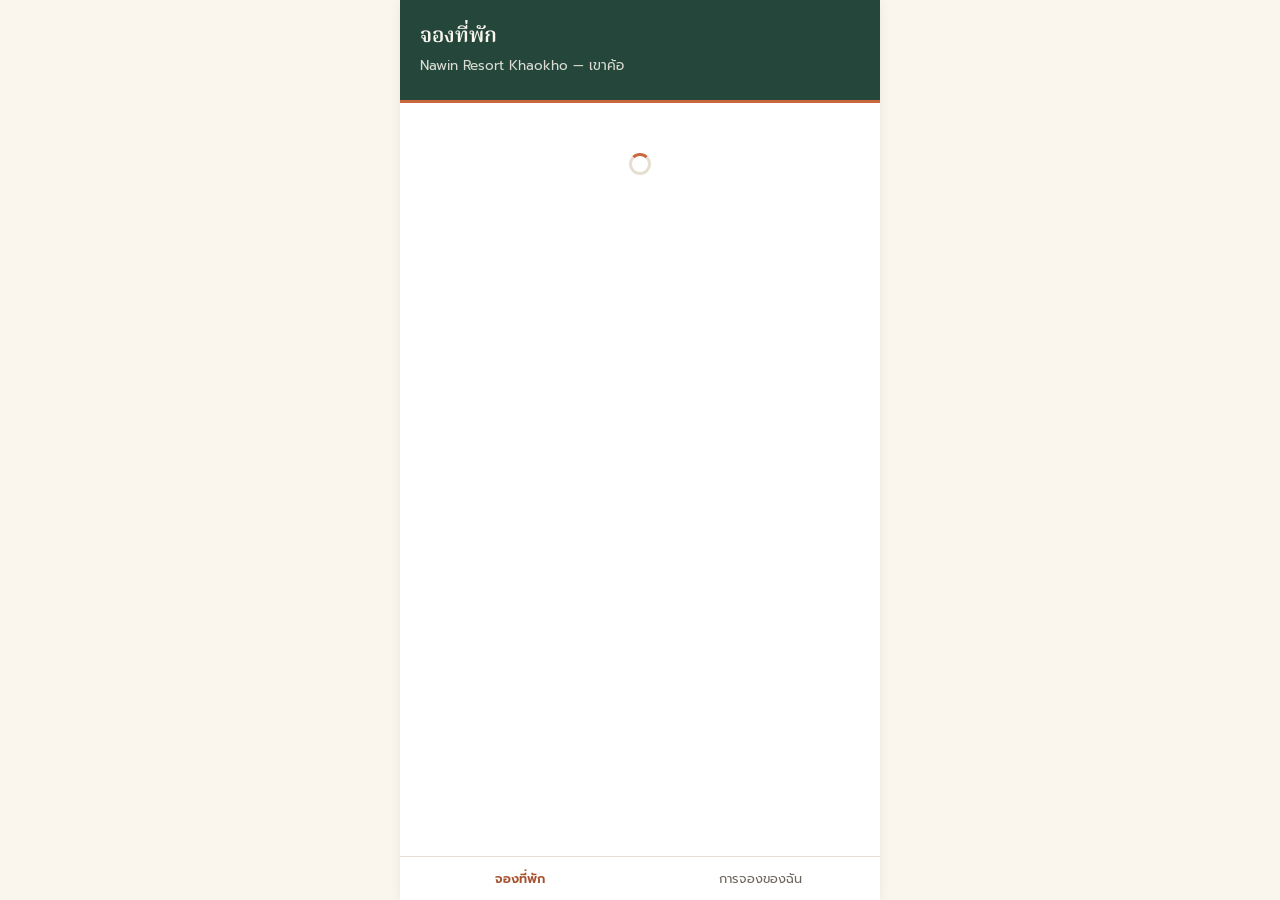
<file: guest-app/booking.html>
<!doctype html>
<html lang="th">
<head>
<meta charset="utf-8" />
<meta name="viewport" content="width=device-width, initial-scale=1, viewport-fit=cover" />
<title>จองที่พัก — Nawin Resort Khaokho</title>
<link rel="stylesheet" href="./assets/style.css" />
</head>
<body>
<div class="app">
  <header class="topbar">
    <div class="brand">จองที่พัก</div>
    <div class="sub">Nawin Resort Khaokho — เขาค้อ</div>
  </header>
  <main id="main">
    <div class="spinner"></div>
  </main>
  <nav class="bottom">
    <a href="./booking.html" class="active">จองที่พัก</a>
    <a href="./my-bookings.html">การจองของฉัน</a>
  </nav>
</div>
<script type="module">
  import { supabase, ensureLiff, getIdToken, callGuestApi, fmtBaht } from "./assets/app.js";

  const main = document.getElementById("main");
  let units = [];
  let selectedUnitId = null;

  function render() {
    main.innerHTML = `
      <div id="msgBox"></div>
      <section class="card">
        <h3>เลือกห้อง</h3>
        <div id="unitList"></div>
      </section>
      <section class="card">
        <h3>ข้อมูลผู้จอง</h3>
        <div class="field">
          <label>ชื่อ-นามสกุล</label>
          <input type="text" id="fullName" placeholder="เช่น สมชาย ใจดี" />
        </div>
        <div class="field">
          <label>เบอร์โทรศัพท์</label>
          <input type="tel" id="phone" placeholder="เช่น 0812345678" />
        </div>
        <div class="meta" style="margin-top:4px;">ใช้สำหรับติดต่อและเช็คอินเมื่อถึงรีสอร์ท</div>
      </section>
      <section class="card">
        <h3>วันที่เข้าพัก</h3>
        <div class="row">
          <div class="field">
            <label>เช็คอิน</label>
            <input type="date" id="checkIn" />
          </div>
          <div class="field">
            <label>เช็คเอาท์</label>
            <input type="date" id="checkOut" />
          </div>
        </div>
        <div class="field">
          <label>จำนวนผู้เข้าพัก</label>
          <input type="number" id="numGuests" min="1" value="1" />
        </div>
        <div class="field">
          <label>หมายเหตุ (ถ้ามี)</label>
          <textarea id="notes" rows="2" placeholder="เช่น เวลาเดินทางถึงโดยประมาณ"></textarea>
        </div>
      </section>
      <div id="totalPreview" class="card" style="text-align:center; border-color:var(--clay); margin-bottom:10px;">
        <div class="meta">เลือกห้องและวันที่เพื่อดูยอดรวม</div>
      </div>
      <button class="primary" id="submitBtn">ยืนยันการจอง</button>
      <div id="lightbox" style="display:none; position:fixed; inset:0; z-index:100; background:rgba(0,0,0,0.9); align-items:center; justify-content:center; flex-direction:column;">
        <img id="lightboxImg" src="" style="max-width:94vw; max-height:82vh; object-fit:contain; border-radius:8px;" />
        <button id="lightboxClose" style="margin-top:16px; background:#fff; border:none; border-radius:20px; padding:8px 20px; font-size:1rem;">ปิด</button>
      </div>
    `;

    const unitList = document.getElementById("unitList");
    if (units.length === 0) {
      unitList.innerHTML = `<div class="empty">ยังไม่มีห้องเปิดให้จอง</div>`;
    } else {
      unitList.innerHTML = units
        .map(
          (u) => `
        <div class="card unit-card" data-id="${u.id}" style="margin-bottom:10px; flex-direction:column; align-items:stretch;">
          ${
            u.photo_urls && u.photo_urls.length
              ? `<div class="unit-photos" style="position:relative; margin-bottom:8px;">
                  <div style="display:flex; gap:6px; overflow-x:auto;">
                    ${u.photo_urls.map((url) => `<img src="${url}" data-photo="${url}" style="width:96px; height:72px; object-fit:cover; border-radius:8px; flex-shrink:0; cursor:zoom-in;" />`).join("")}
                  </div>
                  <div class="zoom-hint">🔍 แตะรูปเพื่อดูขยาย</div>
                </div>`
              : ""
          }
          <div class="unit-select-row">
            <div class="unit-radio" aria-hidden="true"></div>
            <div style="flex:1;">
              <div class="name">${u.name}</div>
              <div class="meta">${typeLabel(u.unit_type)} · เข้าพักได้ ${u.capacity} คน</div>
            </div>
            <div class="price">${unitPriceLabel(u)}<div class="meta">/คืน</div></div>
          </div>
          <button type="button" class="ghost select-room-btn">เลือกห้องนี้</button>
        </div>`,
        )
        .join("");

      function selectUnit(el) {
        selectedUnitId = el.dataset.id;
        unitList.querySelectorAll(".unit-card").forEach((c) => {
          c.classList.remove("selected");
          c.querySelector(".select-room-btn").textContent = "เลือกห้องนี้";
        });
        el.classList.add("selected");
        el.querySelector(".select-room-btn").textContent = "✓ เลือกห้องนี้แล้ว";
        updateTotalPreview();
      }

      unitList.querySelectorAll(".select-room-btn").forEach((btn) => {
        btn.addEventListener("click", (e) => {
          e.stopPropagation();
          selectUnit(btn.closest(".unit-card"));
        });
      });
      unitList.querySelectorAll(".unit-select-row").forEach((row) => {
        row.addEventListener("click", () => selectUnit(row.closest(".unit-card")));
      });

      const lightbox = document.getElementById("lightbox");
      const lightboxImg = document.getElementById("lightboxImg");
      unitList.querySelectorAll("img[data-photo]").forEach((img) => {
        img.addEventListener("click", (e) => {
          e.stopPropagation();
          lightboxImg.src = img.dataset.photo;
          lightbox.style.display = "flex";
        });
      });
      document.getElementById("lightboxClose").addEventListener("click", () => {
        lightbox.style.display = "none";
        lightboxImg.src = "";
      });
      lightbox.addEventListener("click", (e) => {
        if (e.target === lightbox) {
          lightbox.style.display = "none";
          lightboxImg.src = "";
        }
      });
    }

    document.getElementById("submitBtn").addEventListener("click", submitBooking);
    document.getElementById("checkIn").addEventListener("change", updateTotalPreview);
    document.getElementById("checkOut").addEventListener("change", updateTotalPreview);
  }

  function typeLabel(t) {
    return { house: "บ้านพัก", tent: "เต็นท์กระโจม", other: "ที่พัก" }[t] || t;
  }

  // House units are priced by day-of-week (weekday/weekend + public
  // holidays) — show a range here since there's no single flat rate.
  // The exact total for the chosen dates is always shown after picking
  // check-in/check-out below.
  function unitPriceLabel(u) {
    if (u.weekday_price != null && u.weekend_price != null) {
      return `${fmtBaht(u.weekday_price)}–${fmtBaht(u.weekend_price)}`;
    }
    return fmtBaht(u.base_price);
  }

  // Real total varies by day-of-week/holiday for house units, so preview
  // it via the same calc_stay_total the server uses once room + dates
  // are picked — avoids surprising the guest with a different amount
  // than the per-night range shown on the room card.
  let previewToken = 0;
  async function updateTotalPreview() {
    const el = document.getElementById("totalPreview");
    if (!el) return;
    const checkIn = document.getElementById("checkIn").value;
    const checkOut = document.getElementById("checkOut").value;

    if (!selectedUnitId) {
      el.innerHTML = `<div class="meta">เลือกห้องและวันที่เพื่อดูยอดรวม</div>`;
      return;
    }
    if (!checkIn || !checkOut || checkOut <= checkIn) {
      el.innerHTML = `<div class="meta">เลือกวันเช็คอิน-เช็คเอาท์เพื่อดูยอดรวม</div>`;
      return;
    }
    const myToken = ++previewToken;
    el.innerHTML = `<div class="meta">กำลังคำนวณยอดรวม...</div>`;
    const { data, error } = await supabase.rpc("calc_stay_total", {
      p_unit_id: selectedUnitId,
      p_check_in: checkIn,
      p_check_out: checkOut,
    });
    if (myToken !== previewToken) return;
    if (error) {
      el.innerHTML = `<div class="meta">คำนวณยอดรวมไม่สำเร็จ</div>`;
      return;
    }
    const nights = Math.round((new Date(checkOut) - new Date(checkIn)) / 86400000);
    el.innerHTML = `
      <div class="meta">ยอดรวม ${nights} คืน</div>
      <div style="font-size:1.5rem; font-weight:700; color:var(--clay-dark);">${fmtBaht(data)}</div>
    `;
  }

  function showMsg(text, kind = "error") {
    document.getElementById("msgBox").innerHTML = `<div class="msg ${kind}" style="margin-bottom:12px;">${text}</div>`;
  }

  async function submitBooking() {
    const fullName = document.getElementById("fullName").value.trim();
    const phone = document.getElementById("phone").value.trim();
    const checkIn = document.getElementById("checkIn").value;
    const checkOut = document.getElementById("checkOut").value;
    const numGuests = Number(document.getElementById("numGuests").value) || 1;
    const notes = document.getElementById("notes").value;

    if (!fullName) return showMsg("กรุณากรอกชื่อ-นามสกุล");
    if (!/^0\d{8,9}$/.test(phone)) return showMsg("กรุณากรอกเบอร์โทรศัพท์ให้ถูกต้อง");
    if (!selectedUnitId) return showMsg("กรุณาเลือกห้องที่ต้องการจอง");
    if (!checkIn || !checkOut) return showMsg("กรุณาเลือกวันเช็คอินและเช็คเอาท์");
    if (checkOut <= checkIn) return showMsg("วันเช็คเอาท์ต้องอยู่หลังวันเช็คอิน");

    const btn = document.getElementById("submitBtn");
    btn.disabled = true;
    btn.textContent = "กำลังจอง...";

    try {
      const idToken = await getIdToken();
      const { booking } = await callGuestApi("/book", {
        idToken,
        unitId: selectedUnitId,
        checkIn,
        checkOut,
        numGuests,
        notes,
        fullName,
        phone,
      });
      showMsg(`จองสำเร็จ! เลขที่จอง ${booking.booking_ref} — ทางรีสอร์ทจะติดต่อยืนยันผ่าน LINE`, "success");
      setTimeout(() => (window.location.href = "./my-bookings.html"), 1800);
    } catch (e) {
      showMsg(e.message || "จองไม่สำเร็จ กรุณาลองใหม่");
    } finally {
      btn.disabled = false;
      btn.textContent = "ยืนยันการจอง";
    }
  }

  async function init() {
    try {
      await ensureLiff();
      const { data, error } = await supabase
        .from("units")
        .select("id, code, name, unit_type, base_price, weekday_price, weekend_price, capacity, photo_urls")
        .eq("is_active", true)
        .order("unit_type");
      if (error) throw error;
      units = data || [];
      render();

      try {
        const idToken = await getIdToken();
        const profile = await callGuestApi("/profile", { idToken });
        if (profile.fullName) document.getElementById("fullName").value = profile.fullName;
        if (profile.phone) document.getElementById("phone").value = profile.phone;
      } catch {
        // prefill is a convenience only — ignore failures silently
      }
    } catch (e) {
      if (e.code === "OPEN_IN_LINE") {
        window.location.href = "./index.html";
        return;
      }
      main.innerHTML = `<div class="msg error">${e.message || "โหลดข้อมูลไม่สำเร็จ"}</div>`;
    }
  }

  init();
</script>
</body>
</html>
</file>
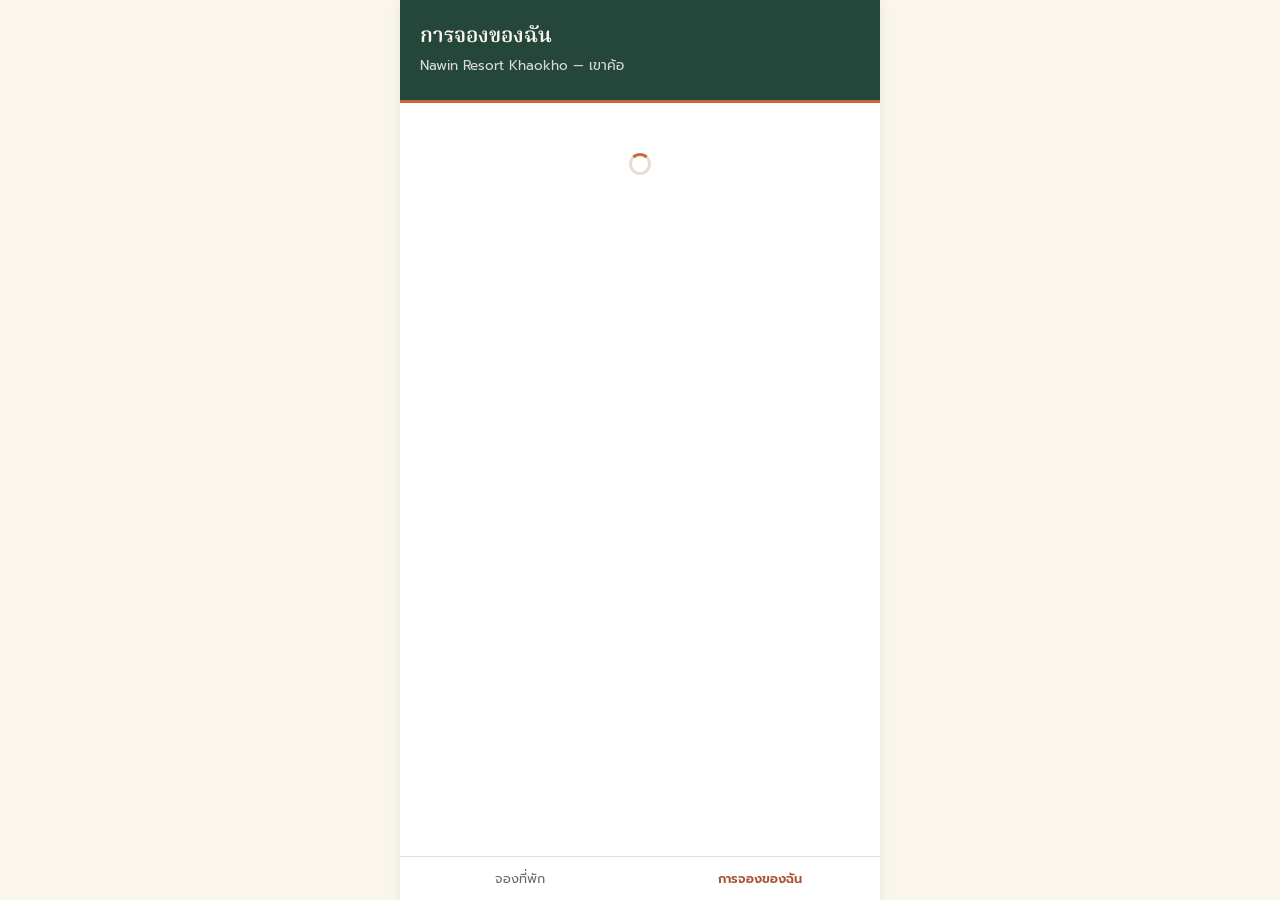
<file: guest-app/my-bookings.html>
<!doctype html>
<html lang="th">
<head>
<meta charset="utf-8" />
<meta name="viewport" content="width=device-width, initial-scale=1, viewport-fit=cover" />
<title>การจองของฉัน — Nawin Resort Khaokho</title>
<link rel="stylesheet" href="./assets/style.css" />
</head>
<body>
<div class="app">
  <header class="topbar">
    <div class="brand">การจองของฉัน</div>
    <div class="sub">Nawin Resort Khaokho — เขาค้อ</div>
  </header>
  <main id="main">
    <div class="spinner"></div>
  </main>
  <nav class="bottom">
    <a href="./booking.html">จองที่พัก</a>
    <a href="./my-bookings.html" class="active">การจองของฉัน</a>
  </nav>
</div>
<script type="module">
  import { ensureLiff, getIdToken, callGuestApi, fmtDate, fmtBaht, STATUS_TH, getResortSettings, fileToBase64 } from "./assets/app.js";
  import { buildPromptPayPayload, qrImageUrl } from "./assets/promptpay.js";

  const main = document.getElementById("main");
  let idToken = null;
  let settings = {};

  function escapeHtml(s) {
    const div = document.createElement("div");
    div.textContent = s;
    return div.innerHTML;
  }

  function paymentDeadline(createdAt) {
    return new Date(new Date(createdAt).getTime() + 24 * 60 * 60 * 1000);
  }

  function fmtDeadline(d) {
    return d.toLocaleString("th-TH", { day: "numeric", month: "short", hour: "2-digit", minute: "2-digit" });
  }

  function paymentCardHtml(b) {
    if (b.status !== "pending") return "";

    if (b.hasPendingSlip) {
      return `
        <div class="msg info" style="margin-top:10px;">
          ได้รับสลิปแล้ว กำลังรอเจ้าหน้าที่ตรวจสอบและยืนยันการชำระเงิน
        </div>`;
    }

    const deadline = paymentDeadline(b.created_at);
    const deadlineText = `ชำระภายใน ${fmtDeadline(deadline)} มิฉะนั้นระบบจะยกเลิกการจองอัตโนมัติ`;

    let payBlock;
    if (settings.promptpay_id) {
      const payload = buildPromptPayPayload(settings.promptpay_id, b.total_amount);
      payBlock = `
        <img src="${qrImageUrl(payload)}" alt="PromptPay QR" style="width:100%; max-width:220px; display:block; margin:10px auto; border-radius:10px;" />
        <div style="text-align:center; font-size:0.85rem; color:var(--ink-soft);">
          พร้อมเพย์: ${escapeHtml(settings.promptpay_name || "Nawin Resort Khaokho")}<br/>
          ยอดชำระ <strong style="color:var(--clay-dark);">${fmtBaht(b.total_amount)}</strong>
        </div>`;
    } else {
      payBlock = `<div class="msg info">${escapeHtml(settings.payment_note || "กรุณาติดต่อรีสอร์ทเพื่อสอบถามช่องทางชำระเงิน")}</div>`;
    }

    return `
      <div class="card" style="margin-top:10px; border-color:var(--clay);">
        <div class="msg error" style="margin-bottom:10px;">
          ⚠️ รีสอร์ทจะ<strong>ไม่มีการขอให้โอนเงินผ่านแชทหรือช่องทางอื่น</strong>เด็ดขาด — ชำระผ่านหน้านี้เท่านั้น
        </div>
        ${payBlock}
        <div class="msg info" style="margin-top:10px;">${deadlineText}</div>
        <label style="margin-top:12px;">แนบสลิปการโอนเงิน</label>
        <input type="file" accept="image/*" data-slip-input="${b.id}" />
        <button class="primary" data-slip-submit="${b.id}" style="margin-top:8px;" disabled>อัปโหลดสลิป</button>
      </div>`;
  }

  function render(bookings) {
    if (!bookings.length) {
      main.innerHTML = `<div class="empty">ยังไม่มีการจอง</div>`;
      return;
    }
    main.innerHTML = bookings
      .map(
        (b) => `
      <div class="booking-item">
        <div class="ref">เลขที่จอง ${b.booking_ref}</div>
        <div style="display:flex; justify-content:space-between; align-items:center; margin:6px 0;">
          <strong>${b.units?.name ?? "-"}</strong>
          <span class="status-pill status-${b.status}">${STATUS_TH[b.status] ?? b.status}</span>
        </div>
        <div class="meta" style="color:var(--ink-soft); font-size:0.85rem;">
          ${fmtDate(b.check_in)} — ${fmtDate(b.check_out)} · ${b.num_guests} คน
        </div>
        <div style="margin-top:6px; font-weight:600; color:var(--clay-dark);">${fmtBaht(b.total_amount)}</div>
        ${paymentCardHtml(b)}
        ${
          ["pending", "confirmed"].includes(b.status)
            ? `<button class="ghost" data-id="${b.id}" style="margin-top:10px;">ยกเลิกการจอง</button>`
            : ""
        }
      </div>`,
      )
      .join("");

    main.querySelectorAll("button[data-id]").forEach((btn) => {
      btn.addEventListener("click", () => cancelBooking(btn.dataset.id, btn));
    });

    main.querySelectorAll("input[data-slip-input]").forEach((input) => {
      input.addEventListener("change", () => {
        const btn = main.querySelector(`button[data-slip-submit="${input.dataset.slipInput}"]`);
        btn.disabled = !input.files.length;
      });
    });

    main.querySelectorAll("button[data-slip-submit]").forEach((btn) => {
      btn.addEventListener("click", () => uploadSlip(btn.dataset.slipSubmit, btn));
    });
  }

  async function uploadSlip(bookingId, btn) {
    const input = main.querySelector(`input[data-slip-input="${bookingId}"]`);
    const file = input.files[0];
    if (!file) return;

    btn.disabled = true;
    btn.textContent = "กำลังอัปโหลด...";
    try {
      const slipBase64 = await fileToBase64(file);
      await callGuestApi("/upload-slip", { idToken, bookingId, slipBase64, mimeType: file.type });
      await load();
    } catch (e) {
      alert(e.message || "อัปโหลดสลิปไม่สำเร็จ");
      btn.disabled = false;
      btn.textContent = "อัปโหลดสลิป";
    }
  }

  async function cancelBooking(bookingId, btn) {
    if (!confirm("ยืนยันยกเลิกการจองนี้?")) return;
    btn.disabled = true;
    btn.textContent = "กำลังยกเลิก...";
    try {
      await callGuestApi("/cancel", { idToken, bookingId });
      await load();
    } catch (e) {
      alert(e.message || "ยกเลิกไม่สำเร็จ");
      btn.disabled = false;
      btn.textContent = "ยกเลิกการจอง";
    }
  }

  async function load() {
    main.innerHTML = `<div class="spinner"></div>`;
    const { bookings } = await callGuestApi("/my-bookings", { idToken });
    render(bookings || []);
  }

  async function init() {
    try {
      await ensureLiff();
      idToken = await getIdToken();
      settings = await getResortSettings().catch(() => ({}));
      await load();
    } catch (e) {
      if (e.code === "OPEN_IN_LINE") {
        window.location.href = "./index.html?next=my-bookings.html";
        return;
      }
      main.innerHTML = `<div class="msg error">${e.message || "โหลดข้อมูลไม่สำเร็จ"}</div>`;
    }
  }

  init();
</script>
</body>
</html>
</file>
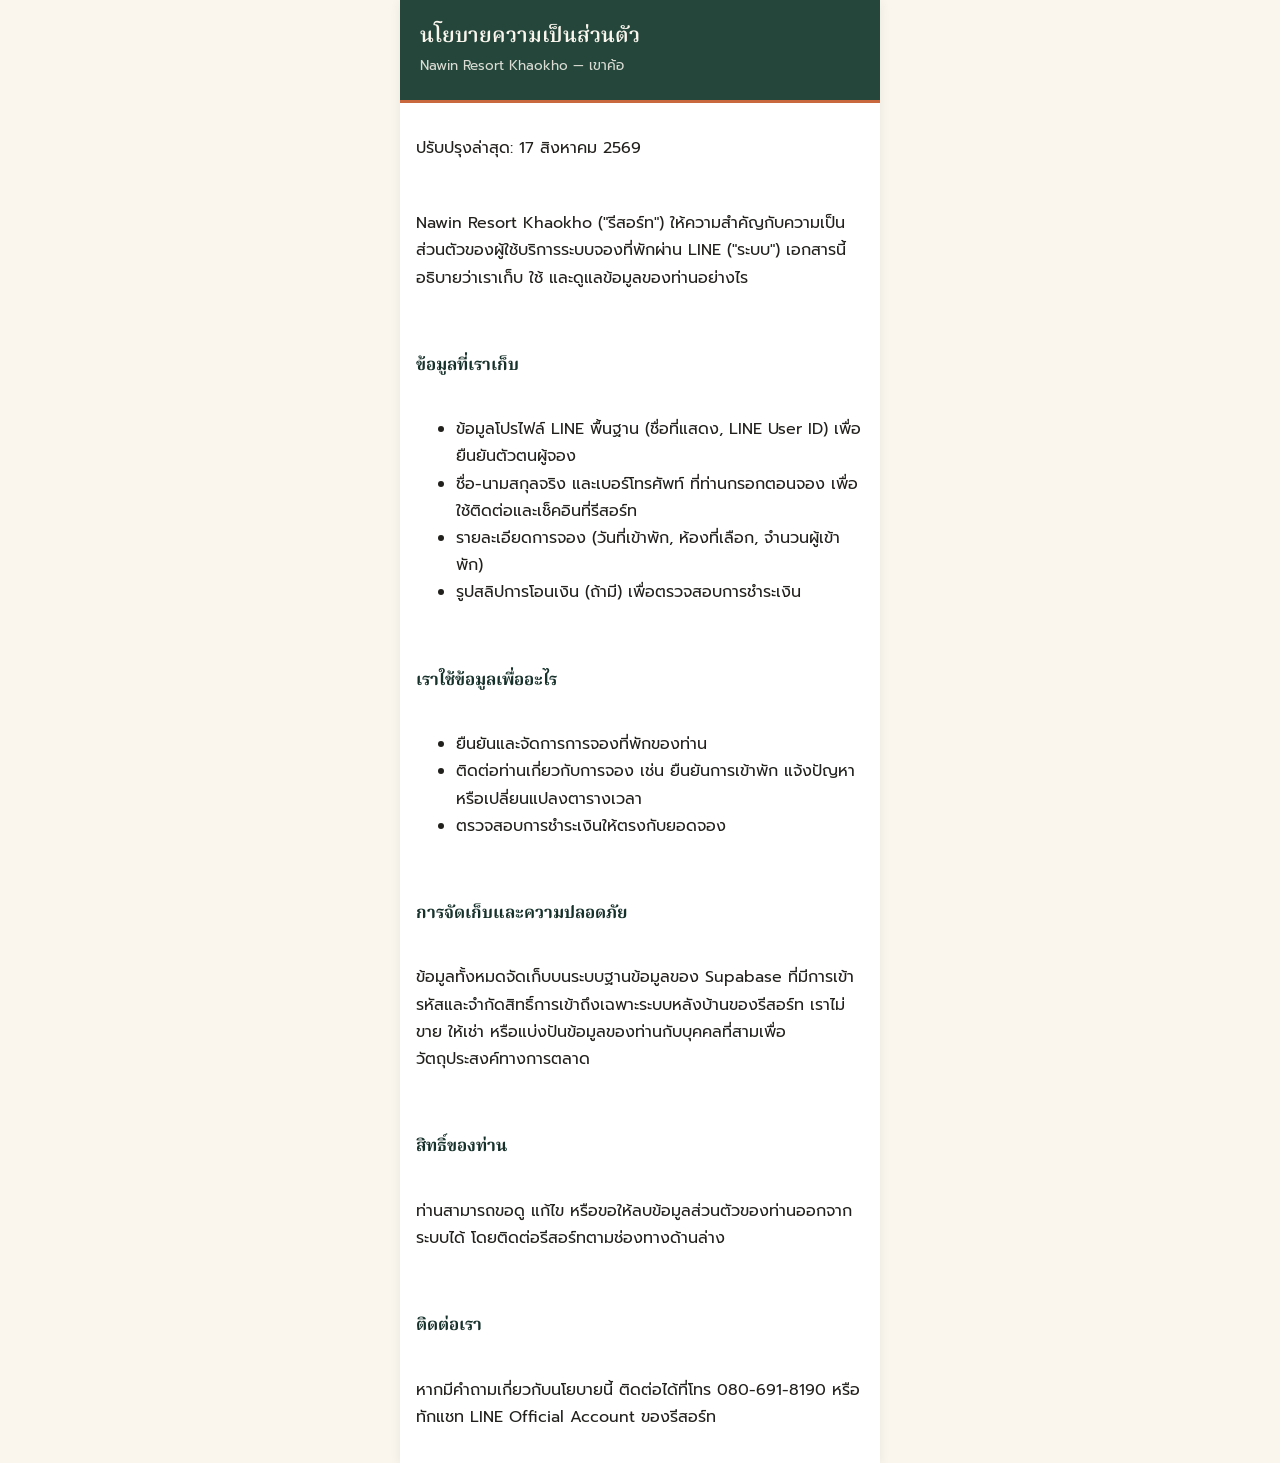
<file: guest-app/privacy.html>
<!doctype html>
<html lang="th">
<head>
<meta charset="utf-8" />
<meta name="viewport" content="width=device-width, initial-scale=1, viewport-fit=cover" />
<title>นโยบายความเป็นส่วนตัว — Nawin Resort Khaokho</title>
<link rel="stylesheet" href="./assets/style.css" />
<style>
  main { max-width: 640px; margin: 0 auto; padding: 16px; line-height: 1.7; }
  h2 { margin-top: 28px; font-size: 1.05rem; }
  p, li { color: var(--ink, #333); }
</style>
</head>
<body>
<div class="app">
  <header class="topbar">
    <div class="brand">นโยบายความเป็นส่วนตัว</div>
    <div class="sub">Nawin Resort Khaokho — เขาค้อ</div>
  </header>
  <main>
    <p>ปรับปรุงล่าสุด: 17 สิงหาคม 2569</p>

    <p>Nawin Resort Khaokho ("รีสอร์ท") ให้ความสำคัญกับความเป็นส่วนตัวของผู้ใช้บริการระบบจองที่พักผ่าน LINE ("ระบบ") เอกสารนี้อธิบายว่าเราเก็บ ใช้ และดูแลข้อมูลของท่านอย่างไร</p>

    <h2>ข้อมูลที่เราเก็บ</h2>
    <ul>
      <li>ข้อมูลโปรไฟล์ LINE พื้นฐาน (ชื่อที่แสดง, LINE User ID) เพื่อยืนยันตัวตนผู้จอง</li>
      <li>ชื่อ-นามสกุลจริง และเบอร์โทรศัพท์ ที่ท่านกรอกตอนจอง เพื่อใช้ติดต่อและเช็คอินที่รีสอร์ท</li>
      <li>รายละเอียดการจอง (วันที่เข้าพัก, ห้องที่เลือก, จำนวนผู้เข้าพัก)</li>
      <li>รูปสลิปการโอนเงิน (ถ้ามี) เพื่อตรวจสอบการชำระเงิน</li>
    </ul>

    <h2>เราใช้ข้อมูลเพื่ออะไร</h2>
    <ul>
      <li>ยืนยันและจัดการการจองที่พักของท่าน</li>
      <li>ติดต่อท่านเกี่ยวกับการจอง เช่น ยืนยันการเข้าพัก แจ้งปัญหา หรือเปลี่ยนแปลงตารางเวลา</li>
      <li>ตรวจสอบการชำระเงินให้ตรงกับยอดจอง</li>
    </ul>

    <h2>การจัดเก็บและความปลอดภัย</h2>
    <p>ข้อมูลทั้งหมดจัดเก็บบนระบบฐานข้อมูลของ Supabase ที่มีการเข้ารหัสและจำกัดสิทธิ์การเข้าถึงเฉพาะระบบหลังบ้านของรีสอร์ท เราไม่ขาย ให้เช่า หรือแบ่งปันข้อมูลของท่านกับบุคคลที่สามเพื่อวัตถุประสงค์ทางการตลาด</p>

    <h2>สิทธิ์ของท่าน</h2>
    <p>ท่านสามารถขอดู แก้ไข หรือขอให้ลบข้อมูลส่วนตัวของท่านออกจากระบบได้ โดยติดต่อรีสอร์ทตามช่องทางด้านล่าง</p>

    <h2>ติดต่อเรา</h2>
    <p>หากมีคำถามเกี่ยวกับนโยบายนี้ ติดต่อได้ที่โทร 080-691-8190 หรือทักแชท LINE Official Account ของรีสอร์ท</p>
  </main>
</div>
</body>
</html>
</file>
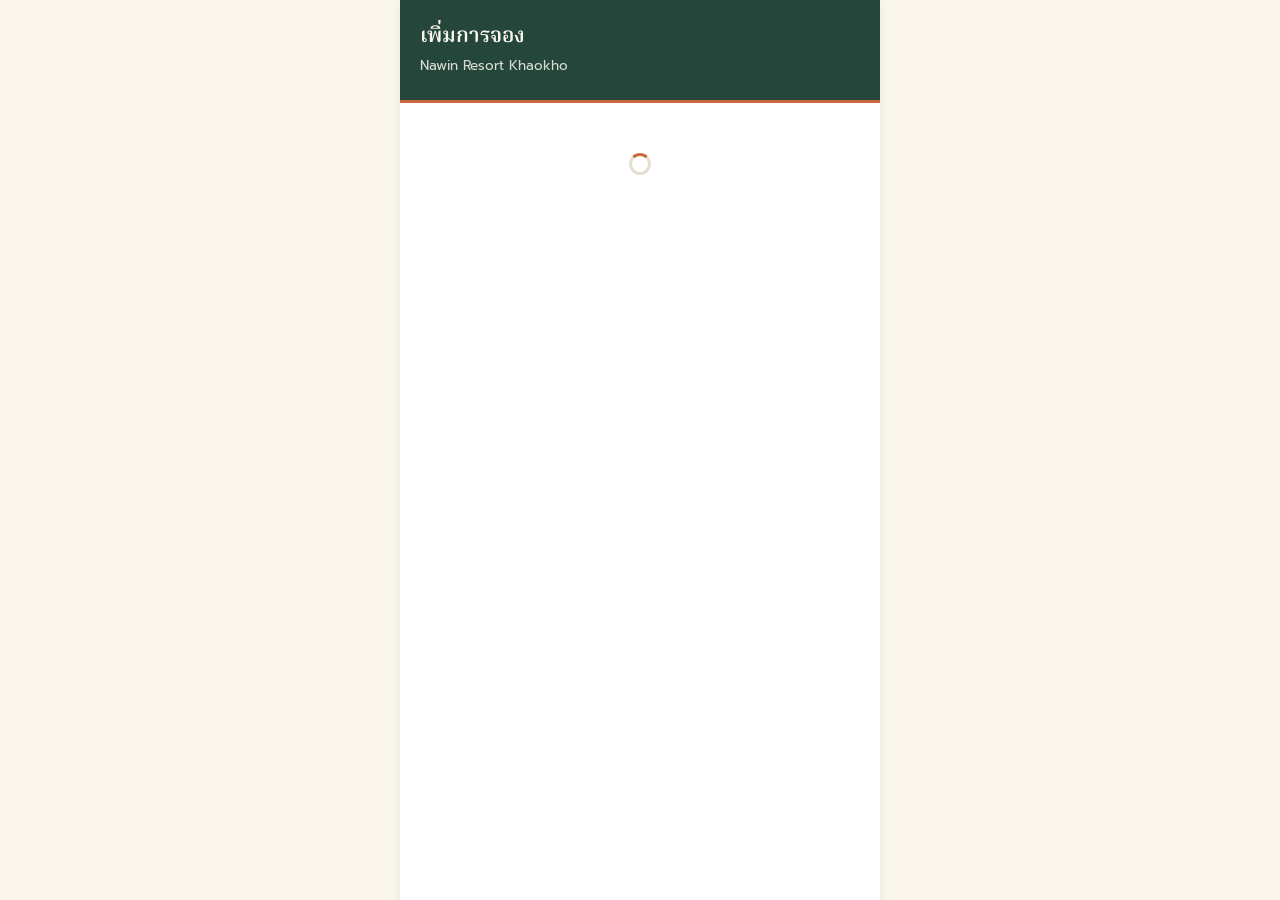
<file: staff-app/booking.html>
<!doctype html>
<html lang="th">
<head>
<meta charset="utf-8" />
<meta name="viewport" content="width=device-width, initial-scale=1, viewport-fit=cover" />
<title>เพิ่มการจอง — Nawin Resort Khaokho</title>
<link rel="stylesheet" href="./assets/style.css" />
</head>
<body>
<div class="app">
  <header class="topbar">
    <div class="brand">เพิ่มการจอง</div>
    <div class="sub" id="staffLabel">Nawin Resort Khaokho</div>
  </header>
  <main id="main">
    <div class="spinner"></div>
  </main>
</div>
<script type="module">
  import { supabase, ensureLiff, getIdToken, callStaffApi, fmtBaht } from "./assets/app.js";
  import { buildPromptPayPayload, qrImageUrl } from "./assets/promptpay.js";

  const main = document.getElementById("main");
  let units = [];
  let idToken = null;
  let totalTouchedByUser = false;
  let resortSettings = {};

  function escapeHtml(s) {
    const div = document.createElement("div");
    div.textContent = s;
    return div.innerHTML;
  }

  function typeLabel(t) {
    return { house: "บ้านพัก", tent: "เต็นท์กระโจม", other: "ที่พัก" }[t] || t;
  }

  function unitPriceLabel(u) {
    if (u.weekday_price != null && u.weekend_price != null) {
      return `${fmtBaht(u.weekday_price)}–${fmtBaht(u.weekend_price)}/คืน`;
    }
    return `${fmtBaht(u.base_price)}/คืน`;
  }

  function render() {
    main.innerHTML = `
      <div id="msgBox"></div>
      <section class="card">
        <h3>ห้อง</h3>
        <select id="unitId">
          ${units.map((u) => `<option value="${u.id}">${u.name} (${unitPriceLabel(u)})</option>`).join("")}
        </select>
      </section>
      <section class="card">
        <h3>ข้อมูลลูกค้า</h3>
        <div class="field"><label>ชื่อแขก</label><input type="text" id="guestName" /></div>
        <div class="field"><label>เบอร์โทร</label><input type="tel" id="guestPhone" /></div>
      </section>
      <section class="card">
        <h3>วันที่เข้าพัก</h3>
        <div class="row">
          <div class="field"><label>เช็คอิน</label><input type="date" id="checkIn" /></div>
          <div class="field"><label>เช็คเอาท์</label><input type="date" id="checkOut" /></div>
        </div>
        <div class="field"><label>จำนวนผู้เข้าพัก</label><input type="number" id="numGuests" min="1" value="1" /></div>
        <div class="field">
          <label style="display:flex; align-items:center; gap:8px; cursor:pointer;">
            <input type="checkbox" id="breakfastIncluded" checked style="width:auto;" />
            รวมอาหารเช้า
          </label>
        </div>
        <div class="field">
          <label>ยอดรวม (บาท)</label>
          <input type="number" id="totalAmount" min="0" step="0.01" placeholder="เลือกห้อง+วันที่ก่อน" />
          <div id="priceHint" style="font-size:0.78rem; color:var(--ink-soft); margin-top:4px;"></div>
        </div>
        <div class="field"><label>หมายเหตุ</label><textarea id="notes" rows="2" placeholder="เช่น เหตุผลที่ปรับราคา"></textarea></div>
      </section>
      <button class="primary" id="submitBtn">บันทึกการจอง</button>
      <div id="paymentResultWrap"></div>
    `;

    document.getElementById("unitId").addEventListener("change", recalcPrice);
    document.getElementById("checkIn").addEventListener("change", recalcPrice);
    document.getElementById("checkOut").addEventListener("change", recalcPrice);
    document.getElementById("totalAmount").addEventListener("input", () => {
      totalTouchedByUser = true;
      recalcPrice();
    });
    document.getElementById("submitBtn").addEventListener("click", submitBooking);
    recalcPrice();
  }

  // Nightly rate varies by day of week + public holidays (weekday_price/
  // weekend_price on the unit) — the real total always comes from the
  // calc_stay_total DB function so this preview matches what guest-api
  // would charge, instead of a flat base_price x nights guess.
  let priceCalcToken = 0;
  async function computeStandardPrice() {
    const unitId = document.getElementById("unitId").value;
    const checkIn = document.getElementById("checkIn").value;
    const checkOut = document.getElementById("checkOut").value;
    if (!unitId || !checkIn || !checkOut || checkOut <= checkIn) return null;
    const nights = Math.round((new Date(checkOut) - new Date(checkIn)) / 86400000);
    const { data, error } = await supabase.rpc("calc_stay_total", {
      p_unit_id: unitId,
      p_check_in: checkIn,
      p_check_out: checkOut,
    });
    if (error) return null;
    return { nights, total: Number(data) };
  }

  async function recalcPrice() {
    const hint = document.getElementById("priceHint");
    const totalInput = document.getElementById("totalAmount");
    const myToken = ++priceCalcToken;
    hint.textContent = "กำลังคำนวณราคา...";
    const calc = await computeStandardPrice();
    if (myToken !== priceCalcToken) return; // a newer recalc superseded this one
    if (!calc) {
      hint.textContent = "";
      return;
    }
    const resetLink = totalTouchedByUser
      ? ` · <a href="#" id="resetPriceLink" style="color:var(--clay-dark);">ใช้ราคาปกติ</a>`
      : "";
    hint.innerHTML = `ราคาปกติ ${calc.nights} คืน = <strong>${fmtBaht(calc.total)}</strong>${resetLink}`;
    const resetEl = document.getElementById("resetPriceLink");
    if (resetEl) {
      resetEl.addEventListener("click", (e) => {
        e.preventDefault();
        totalTouchedByUser = false;
        totalInput.value = calc.total;
        recalcPrice();
      });
    }
    if (!totalTouchedByUser) totalInput.value = calc.total;
  }

  function showMsg(text, kind = "error") {
    document.getElementById("msgBox").innerHTML = `<div class="msg ${kind}" style="margin-bottom:12px;">${text}</div>`;
  }

  function fmtDateTh(dateStr) {
    const d = new Date(dateStr + "T00:00:00");
    return d.toLocaleDateString("th-TH", { day: "numeric", month: "short", year: "numeric" });
  }

  function buildSummaryText(info) {
    return [
      `ยืนยันการจอง Nawin Resort Khaokho ✅`,
      `เลขที่จอง: ${info.bookingRef}`,
      `ชื่อลูกค้า: ${info.guestName}`,
      `เช็คอิน: ${fmtDateTh(info.checkIn)}`,
      `เช็คเอาท์: ${fmtDateTh(info.checkOut)}`,
      `จำนวนผู้เข้าพัก: ${info.numGuests} ท่าน`,
      `อาหารเช้า: ${info.breakfastIncluded ? "รวม 🍳" : "ไม่รวม"}`,
      `ยอดชำระ: ${fmtBaht(info.amount)}`,
      `กรุณาชำระผ่าน QR PromptPay ด้านล่างภายใน 24 ชั่วโมง`,
    ].join("\n");
  }

  function renderPaymentQR(info) {
    const wrap = document.getElementById("paymentResultWrap");
    if (!wrap) return;
    const summaryText = buildSummaryText(info);
    if (!resortSettings.promptpay_id) {
      wrap.innerHTML = `
        <div class="msg info" style="margin-top:14px;">จองสำเร็จ แต่ยังไม่ได้ตั้งค่า PromptPay ID — แจ้งเจ้าของให้ตั้งค่าในหน้า Dashboard</div>
        <div class="card" style="margin-top:10px;">
          <textarea readonly rows="7" style="width:100%; border:none; background:transparent; resize:none; font:inherit; color:inherit;">${escapeHtml(summaryText)}</textarea>
          <button class="primary" id="copySummaryBtn" style="width:auto; padding:10px 20px;">คัดลอกข้อความ</button>
        </div>
      `;
      document.getElementById("copySummaryBtn").addEventListener("click", () => copySummary(summaryText));
      return;
    }
    const payload = buildPromptPayPayload(resortSettings.promptpay_id, info.amount);
    const url = qrImageUrl(payload, 300);
    wrap.innerHTML = `
      <div class="card" style="margin-top:14px; text-align:center; border-color:var(--clay);">
        <div style="font-weight:600; margin-bottom:6px;">เลขที่จอง ${escapeHtml(info.bookingRef)}</div>
        <img src="${url}" alt="PromptPay QR" style="width:220px; height:220px; margin:0 auto 10px; display:block; border-radius:10px;" />
        <div style="font-size:0.9rem; color:var(--ink-soft);">${escapeHtml(resortSettings.promptpay_name || "Nawin Resort Khaokho")}</div>
        <div style="font-weight:700; font-size:1.2rem; color:var(--clay-dark); margin:4px 0 12px;">${fmtBaht(info.amount)}</div>
        <textarea readonly rows="7" style="width:100%; text-align:left; border:1px solid var(--clay); border-radius:8px; padding:8px; margin-bottom:10px; font:inherit; color:inherit; background:transparent;">${escapeHtml(summaryText)}</textarea>
        <div style="display:flex; gap:8px; justify-content:center; flex-wrap:wrap;">
          <button class="primary" id="shareQrBtn" style="width:auto; padding:10px 20px;">ส่ง QR + ข้อความให้ลูกค้า</button>
          <button id="copySummaryBtn" style="width:auto; padding:10px 20px;">คัดลอกข้อความ</button>
        </div>
        <p style="font-size:0.78rem; color:var(--ink-soft); margin-top:8px;">กดปุ่มเพื่อแชร์ผ่าน LINE/ข้อความ หรือแตะรูปค้างไว้เพื่อบันทึก/ส่งต่อ</p>
      </div>
    `;
    document.getElementById("shareQrBtn").addEventListener("click", () => shareQr(url, summaryText, info));
    document.getElementById("copySummaryBtn").addEventListener("click", () => copySummary(summaryText));
  }

  async function copySummary(text) {
    try {
      await navigator.clipboard.writeText(text);
      showMsg("คัดลอกข้อความแล้ว", "success");
    } catch {
      window.prompt("คัดลอกข้อความนี้:", text);
    }
  }

  async function shareQr(url, summaryText, info) {
    try {
      const res = await fetch(url);
      const blob = await res.blob();
      const file = new File([blob], `qr-${info.bookingRef}.png`, { type: "image/png" });
      if (navigator.share && navigator.canShare && navigator.canShare({ files: [file] })) {
        await navigator.share({ files: [file], title: "QR ชำระเงิน", text: summaryText });
        return;
      }
    } catch {
      // fall through to opening the image directly
    }
    window.open(url, "_blank");
  }

  async function submitBooking() {
    const unitId = document.getElementById("unitId").value;
    const guestName = document.getElementById("guestName").value.trim();
    const guestPhone = document.getElementById("guestPhone").value.trim();
    const checkIn = document.getElementById("checkIn").value;
    const checkOut = document.getElementById("checkOut").value;
    const numGuests = Number(document.getElementById("numGuests").value) || 1;
    const notes = document.getElementById("notes").value;
    const breakfastIncluded = document.getElementById("breakfastIncluded").checked;
    let totalAmount = document.getElementById("totalAmount").value;

    if (!guestName) return showMsg("กรอกชื่อแขก");
    if (!checkIn || !checkOut) return showMsg("กรุณาเลือกวันเช็คอินและเช็คเอาท์");
    if (checkOut <= checkIn) return showMsg("วันเช็คเอาท์ต้องอยู่หลังวันเช็คอิน");

    const btn = document.getElementById("submitBtn");
    btn.disabled = true;
    btn.textContent = "กำลังบันทึก...";
    try {
      const { booking } = await callStaffApi("/book", {
        idToken,
        unitId,
        checkIn,
        checkOut,
        numGuests,
        guestName,
        guestPhone,
        notes,
        breakfastIncluded,
        totalAmount: totalAmount || undefined,
      });
      showMsg(`บันทึกสำเร็จ! เลขที่จอง ${booking.booking_ref} — สถานะ "รอยืนยัน" จนกว่าจะบันทึกการชำระเงิน (แนบสลิป) ในหน้า Dashboard`, "success");
      document.getElementById("guestName").value = "";
      document.getElementById("guestPhone").value = "";
      document.getElementById("notes").value = "";
      document.getElementById("breakfastIncluded").checked = true;
      totalTouchedByUser = false;
      recalcPrice();
      renderPaymentQR({
        bookingRef: booking.booking_ref,
        guestName,
        checkIn,
        checkOut,
        numGuests,
        breakfastIncluded,
        amount: totalAmount || document.getElementById("totalAmount").value,
      });
    } catch (e) {
      showMsg(e.message || "บันทึกไม่สำเร็จ");
    } finally {
      btn.disabled = false;
      btn.textContent = "บันทึกการจอง";
    }
  }

  async function init() {
    try {
      await ensureLiff();
      idToken = await getIdToken();
      const { profile } = await callStaffApi("/me", { idToken });
      document.getElementById("staffLabel").textContent = `Nawin Resort Khaokho — ${profile.displayName}`;

      const { data, error } = await supabase
        .from("units")
        .select("id, name, unit_type, base_price, weekday_price, weekend_price")
        .eq("is_active", true)
        .order("unit_type");
      if (error) throw error;
      units = data || [];

      const { data: settingsRows } = await supabase.from("resort_settings").select("key, value");
      const map = {};
      for (const row of settingsRows || []) map[row.key] = row.value || "";
      resortSettings = map;

      render();
    } catch (e) {
      main.innerHTML = `<div class="msg error">${e.message || "โหลดข้อมูลไม่สำเร็จ"}</div>`;
    }
  }

  init();
</script>
</body>
</html>
</file>
<file: dashboard/assets/style.css>
@import url("https://fonts.googleapis.com/css2?family=Prompt:wght@400;500;600;700&family=Noto+Serif+Thai:wght@500;600&display=swap");

:root {
  --forest: #24463b;
  --forest-dark: #16302a;
  --clay: #c9683f;
  --clay-dark: #a6522f;
  --cream: #faf6ee;
  --paper: #ffffff;
  --ink: #22201c;
  --ink-soft: #6b655c;
  --line: #e6ded0;
  --ok: #2f7d4f;
  --warn: #b4531f;
  --danger: #b3352c;
  --radius: 12px;
  --shadow: 0 2px 10px rgba(22, 48, 42, 0.06);
}

* { box-sizing: border-box; }

body {
  margin: 0;
  font-family: "Prompt", sans-serif;
  background: var(--cream);
  color: var(--ink);
}

h1, h2, h3 { font-family: "Noto Serif Thai", serif; color: var(--forest-dark); margin: 0; }

.layout { display: flex; min-height: 100vh; }

nav.side {
  width: 210px;
  background: var(--forest);
  color: var(--cream);
  padding: 20px 14px;
  flex-shrink: 0;
}
nav.side .brand { font-family: "Noto Serif Thai", serif; font-size: 1.1rem; margin-bottom: 24px; }
nav.side .brand .sub { display: block; font-size: 0.7rem; opacity: 0.7; font-family: "Prompt", sans-serif; }
nav.side a {
  display: block;
  padding: 10px 12px;
  border-radius: 8px;
  color: var(--cream);
  text-decoration: none;
  font-size: 0.9rem;
  margin-bottom: 4px;
  opacity: 0.85;
}
nav.side a.active, nav.side a:hover { background: rgba(255,255,255,0.12); opacity: 1; }
nav.side button.logout {
  margin-top: 30px;
  background: transparent;
  border: 1px solid rgba(255,255,255,0.3);
  color: var(--cream);
  padding: 8px 12px;
  border-radius: 8px;
  font-family: inherit;
  font-size: 0.82rem;
  cursor: pointer;
  width: 100%;
}

.content { flex: 1; padding: 28px 32px; max-width: 1100px; }
.content header { margin-bottom: 20px; }
.content header p { color: var(--ink-soft); margin: 4px 0 0; font-size: 0.9rem; }

.toolbar { display: flex; gap: 10px; margin-bottom: 16px; flex-wrap: wrap; align-items: end; }
.toolbar .field { margin: 0; }
.toolbar label { display:block; font-size: 0.75rem; color: var(--ink-soft); margin-bottom: 3px; }
.toolbar #searchQuery { min-width: 220px; }

.section-heading { margin: 32px 0 14px; padding-top: 24px; border-top: 1px solid var(--line); }

.kpi-row { display: grid; grid-template-columns: repeat(auto-fit, minmax(160px, 1fr)); gap: 12px; margin-bottom: 20px; }
.kpi { background: var(--paper); border: 1px solid var(--line); border-radius: var(--radius); padding: 14px 16px; }
.kpi .label { font-size: 0.78rem; color: var(--ink-soft); }
.kpi .value { font-size: 1.5rem; font-weight: 700; color: var(--forest-dark); margin-top: 2px; }

table {
  width: 100%;
  border-collapse: collapse;
  background: var(--paper);
  border: 1px solid var(--line);
  border-radius: var(--radius);
  overflow: hidden;
  font-size: 0.88rem;
}
th, td { padding: 10px 12px; text-align: left; border-bottom: 1px solid var(--line); }
th { background: #f3ede0; font-weight: 600; color: var(--forest-dark); font-size: 0.78rem; text-transform: uppercase; letter-spacing: 0.03em; }
tr:last-child td { border-bottom: none; }
tr:hover td { background: #fbf8f2; }

input, select, textarea {
  padding: 8px 10px;
  border: 1px solid var(--line);
  border-radius: 8px;
  font-family: inherit;
  font-size: 0.88rem;
  background: var(--paper);
  color: var(--ink);
}
input:focus, select:focus, textarea:focus { outline: 2px solid var(--clay); outline-offset: 1px; }

.field { margin-bottom: 14px; }
.field label { display: block; font-size: 0.8rem; color: var(--ink-soft); margin-bottom: 4px; }
.field input, .field select, .field textarea { width: 100%; }

.row { display: flex; gap: 12px; }
.row > * { flex: 1; }

button.primary {
  padding: 10px 18px;
  background: var(--clay);
  color: #fff;
  border: none;
  border-radius: 9px;
  font-family: inherit;
  font-weight: 600;
  cursor: pointer;
}
button.primary:hover { background: var(--clay-dark); }
button.primary:disabled { background: #cbb9ab; cursor: not-allowed; }

button.ghost {
  padding: 8px 14px;
  background: transparent;
  border: 1px solid var(--line);
  border-radius: 9px;
  font-family: inherit;
  font-size: 0.85rem;
  cursor: pointer;
  color: var(--forest);
}

select.status-select { font-size: 0.8rem; }

.status-pill { display: inline-block; font-size: 0.72rem; font-weight: 600; padding: 3px 9px; border-radius: 999px; }
.status-pending { background: #fdeecb; color: #8a5a00; }
.status-confirmed { background: #dcefe1; color: var(--ok); }
.status-checked_in { background: #dce9f5; color: #2255a3; }
.status-checked_out { background: #e7e3db; color: var(--ink-soft); }
.status-cancelled, .status-no_show { background: #f8dcd8; color: var(--danger); }

.msg { padding: 10px 14px; border-radius: 10px; font-size: 0.88rem; margin-bottom: 14px; }
.msg.error { background: #f8dcd8; color: var(--danger); }
.msg.info { background: #dce9f5; color: #2255a3; }
.msg.success { background: #dcefe1; color: var(--ok); }

.empty { text-align: center; color: var(--ink-soft); padding: 40px 20px; font-size: 0.9rem; }

.login-wrap {
  min-height: 100vh;
  display: flex;
  align-items: center;
  justify-content: center;
  background: var(--forest-dark);
}
.login-card {
  background: var(--paper);
  padding: 36px 32px;
  border-radius: 16px;
  width: 100%;
  max-width: 340px;
  box-shadow: var(--shadow);
}
.login-card h1 { font-size: 1.3rem; margin-bottom: 4px; }
.login-card .sub { color: var(--ink-soft); font-size: 0.85rem; margin-bottom: 20px; }

/* Booking calendar grid */
.cal-toolbar { display: flex; align-items: center; gap: 10px; margin-bottom: 14px; flex-wrap: wrap; }
.cal-month-label { font-family: "Noto Serif Thai", serif; font-size: 1.1rem; color: var(--forest-dark); min-width: 160px; text-align: center; }

.cal-legend { display: flex; gap: 16px; flex-wrap: wrap; margin-bottom: 14px; font-size: 0.8rem; color: var(--ink-soft); align-items: center; }
.cal-dot { display: inline-block; width: 10px; height: 10px; border-radius: 3px; margin-right: 5px; vertical-align: middle; }
.cal-dot.free { background: #fff; border: 1px solid var(--line); }
.cal-dot.pending { background: #fdeecb; }
.cal-dot.confirmed { background: #dcefe1; }
.cal-dot.checked_in { background: #dce9f5; }
.cal-dot.checked_out { background: #e7e3db; }

#calWrap { overflow-x: auto; -webkit-overflow-scrolling: touch; border: 1px solid var(--line); border-radius: var(--radius); background: var(--paper); }
table.cal-table { border-collapse: collapse; font-size: 0.78rem; min-width: 100%; }
table.cal-table th, table.cal-table td { border: 1px solid var(--line); padding: 0; text-align: center; }

.cal-unit-col {
  position: sticky;
  left: 0;
  z-index: 2;
  background: var(--paper);
  text-align: left !important;
  padding: 8px 10px !important;
  font-weight: 600;
  color: var(--forest-dark);
  white-space: nowrap;
  min-width: 120px;
}
thead .cal-unit-col { background: #f3ede0; z-index: 3; }

.cal-day-head { min-width: 34px; padding: 6px 2px !important; background: #f3ede0; }
.cal-day-head .dnum { display: block; font-weight: 700; color: var(--forest-dark); }
.cal-day-head .dname { display: block; font-size: 0.65rem; color: var(--ink-soft); }
.cal-day-head.weekend { background: #ece2d0; }
.cal-day-head.today { outline: 2px solid var(--clay); outline-offset: -2px; }

.cal-cell { height: 38px; min-width: 34px; font-size: 0.68rem; overflow: hidden; white-space: nowrap; text-overflow: ellipsis; padding: 0 3px !important; }
.cal-cell.free { background: var(--paper); cursor: pointer; }
.cal-cell.free:hover { background: #fbf1ea; }
.cal-cell.free.weekend { background: #fbf8f2; }
.cal-cell.pending { background: #fdeecb; color: #8a5a00; }
.cal-cell.confirmed { background: #dcefe1; color: var(--ok); }
.cal-cell.checked_in { background: #dce9f5; color: #2255a3; }
.cal-cell.checked_out { background: #e7e3db; color: var(--ink-soft); }
.cal-cell.today { box-shadow: inset 0 0 0 2px var(--clay); }
.cal-cell.cal-booking { font-weight: 600; cursor: pointer; }

/* Tables scroll horizontally instead of squishing content */
#tableWrap, #unitsTableWrap { overflow-x: auto; -webkit-overflow-scrolling: touch; }
#tableWrap table, #unitsTableWrap table { min-width: 640px; }

@media (max-width: 720px) {
  .layout { flex-direction: column; }

  nav.side {
    width: 100%;
    padding: 14px 16px;
    display: flex;
    align-items: center;
    gap: 6px;
    overflow-x: auto;
    -webkit-overflow-scrolling: touch;
  }
  nav.side .brand { margin-bottom: 0; margin-right: 8px; white-space: nowrap; font-size: 1rem; }
  nav.side .brand .sub { display: none; }
  nav.side a {
    margin-bottom: 0;
    white-space: nowrap;
    padding: 8px 12px;
    font-size: 0.85rem;
  }
  nav.side button.logout {
    margin-top: 0;
    margin-left: auto;
    width: auto;
    white-space: nowrap;
    padding: 8px 12px;
  }

  .content { padding: 18px 16px; max-width: 100%; }
  .content h1 { font-size: 1.35rem; }

  .toolbar { flex-direction: column; align-items: stretch; }
  .toolbar .field { width: 100%; }
  .toolbar button.ghost { width: 100%; }

  .row { flex-direction: column; gap: 0; }

  .kpi-row { grid-template-columns: repeat(2, 1fr); }
}

/* ---------- Reschedule (ย้ายวัน) modal ---------- */
.modal-backdrop {
  position: fixed; inset: 0; background: rgba(22, 48, 42, 0.45);
  display: flex; align-items: center; justify-content: center; padding: 16px; z-index: 50;
}
.modal-backdrop[hidden] { display: none; }
.modal {
  background: var(--paper); border-radius: var(--radius); box-shadow: 0 10px 40px rgba(0,0,0,0.25);
  width: 100%; max-width: 460px; max-height: 92vh; overflow-y: auto; padding: 22px;
}
.modal h3 { font-size: 1.15rem; margin-bottom: 4px; }
.modal .modal-sub { color: var(--ink-soft); font-size: 0.85rem; margin: 0 0 14px; }
.modal .field { margin-bottom: 12px; }
.modal .field label { display: block; font-size: 0.78rem; color: var(--ink-soft); margin-bottom: 3px; }
.modal .field input, .modal .field select { width: 100%; }
.modal .row2 { display: grid; grid-template-columns: 1fr 1fr; gap: 10px; }
.modal .resched-check { font-size: 0.85rem; padding: 9px 12px; border-radius: 9px; margin-bottom: 12px; background: #dce9f5; color: #2255a3; }
.modal .resched-check.ok { background: #dcefe1; color: var(--ok); }
.modal .resched-check.bad { background: #f8dcd8; color: var(--danger); }
.modal .price-opt { display: flex; gap: 8px; align-items: flex-start; font-size: 0.85rem; margin-bottom: 6px; }
.modal .price-opt input { width: auto; margin-top: 3px; }
.modal .modal-actions { display: flex; gap: 10px; justify-content: flex-end; margin-top: 16px; }
button.resched-btn { padding: 5px 10px; font-size: 0.78rem; white-space: nowrap; }

/* ---------- Calendar drag & drop ---------- */
td.cal-booking.movable { cursor: grab; touch-action: none; user-select: none; -webkit-user-select: none; }
td.cal-booking.movable:active { cursor: grabbing; }
td.cal-booking.dragging { opacity: 0.4; }
.drag-preview {
  position: fixed; z-index: 40; pointer-events: none; border-radius: 6px; border: 2px dashed;
  display: none;
}
.drag-preview.ok { background: rgba(47, 125, 79, 0.28); border-color: var(--ok); }
.drag-preview.bad { background: rgba(179, 53, 44, 0.28); border-color: var(--danger); }

/* ---------- Booking detail modal ---------- */
.detail-list { display: grid; grid-template-columns: max-content 1fr; gap: 7px 14px; margin: 0; font-size: 0.9rem; }
.detail-list dt { color: var(--ink-soft); font-size: 0.8rem; padding-top: 1px; }
.detail-list dd { margin: 0; font-weight: 600; word-break: break-word; }
.status-history-row { font-weight: 400; font-size: 0.8rem; line-height: 1.5; }
.status-history-row b { font-weight: 600; }
.detail-list dd.notes { font-weight: 400; white-space: pre-wrap; font-size: 0.82rem; }
.src-badge { display: inline-block; padding: 1px 8px; border-radius: 999px; font-size: 0.75rem; font-weight: 600; background: #e7e3db; color: var(--ink-soft); }
.src-badge.agoda { background: #e3ecfb; color: #2255a3; }
button.guest-link { background: none; border: 0; padding: 0; font: inherit; color: var(--forest-dark); text-decoration: underline; text-underline-offset: 2px; cursor: pointer; text-align: left; }

/* ---------- Calendar view toggle (15 วัน / ทั้งเดือน) ---------- */
.cal-view-toggle { display: inline-flex; margin-left: auto; border: 1px solid var(--line); border-radius: 999px; overflow: hidden; }
.cal-view-toggle button { border: 0; border-radius: 0; padding: 6px 14px; font-size: 0.82rem; }
.cal-view-toggle button + button { border-left: 1px solid var(--line); }
.cal-view-toggle button.active { background: var(--forest-dark); color: #fff; }
@media (max-width: 720px) { .cal-view-toggle { margin-left: 0; } }

/* ---------- Monthly report (units.html) ---------- */
.report-month { display: flex; gap: 8px; align-items: center; flex-wrap: wrap; margin-bottom: 8px; }
.report-month input[type="month"] { width: auto; }
.report-note { color: var(--ink-soft); font-size: 0.8rem; margin: 4px 0 14px; }
tr.total-row td { font-weight: 700; border-top: 2px solid var(--line); }
.commission-detail { margin-top: 10px; font-size: 0.85rem; }
.commission-detail summary { cursor: pointer; color: var(--forest-dark); font-weight: 600; margin-bottom: 8px; }
#commissionWrap { overflow-x: auto; -webkit-overflow-scrolling: touch; }

/* one-tap status buttons in the booking detail popup */
.status-quick { display: flex; flex-wrap: wrap; gap: 6px; margin: 0 0 14px; }
.status-chip { flex: 1 1 auto; min-height: 40px; padding: 6px 10px; border-radius: 999px; border: 1px solid var(--line, #e2dccf); background: var(--paper, #fff); font: inherit; font-size: 0.85rem; cursor: pointer; }
.status-chip:disabled { opacity: 0.6; cursor: wait; }
.status-chip.active { font-weight: 700; border-color: currentColor; cursor: default; }
.status-chip.pending.active { background: #fdeecb; color: #8a5a00; }
.status-chip.confirmed.active { background: #dcefe1; color: var(--ok); }
.status-chip.checked_in.active { background: #dce9f5; color: #2255a3; }
.status-chip.checked_out.active { background: #e7e3db; color: var(--ink-soft); }

/* Payment status (migration 0022) */
.pay-badge { display: inline-block; margin-top: 2px; padding: 1px 8px; border-radius: 999px; font-size: 0.72rem; font-weight: 600; white-space: nowrap; }
.pay-badge.unpaid { background: #fbe0dc; color: #a3321f; }
.pay-badge.partial { background: #fdeecb; color: #8a5a00; }
.pay-badge.paid { background: #dcefe1; color: var(--ok); }
.pay-section { margin-top: 12px; padding-top: 10px; border-top: 1px solid var(--line, #e2dccf); }
.pay-section:empty { display: none; }
.pay-head { font-weight: 600; margin-bottom: 6px; display: flex; flex-wrap: wrap; gap: 6px; align-items: center; }
.pay-sub { font-weight: 400; font-size: 0.8rem; color: var(--ink-soft); }
.pay-row { font-size: 0.85rem; line-height: 1.6; }
.pay-row.muted { color: var(--ink-soft); }
.pay-row .ghost { width: auto; padding: 2px 10px; font-size: 0.78rem; }
.pay-note { font-size: 0.78rem; color: var(--ink-soft); }
.pay-form { margin-top: 8px; }
.pay-form summary { cursor: pointer; font-weight: 600; color: var(--clay-dark); }
.pay-form .primary { margin-top: 6px; }
.pay-now { border: 1px solid var(--line, #e2dccf); border-radius: 10px; padding: 10px 12px; margin: 0 0 14px; }
.pay-now legend { font-weight: 600; padding: 0 6px; }
.pay-now-hint { font-size: 0.78rem; color: var(--ink-soft); }
.kpi.warn .value { color: #a3321f; }
</file>
<file: guest-app/assets/style.css>
@import url("https://fonts.googleapis.com/css2?family=Prompt:wght@400;500;600;700&family=Noto+Serif+Thai:wght@500;600&display=swap");

:root {
  --forest: #24463b;
  --forest-dark: #16302a;
  --clay: #c9683f;
  --clay-dark: #a6522f;
  --cream: #faf6ee;
  --paper: #ffffff;
  --ink: #22201c;
  --ink-soft: #6b655c;
  --line: #e6ded0;
  --ok: #2f7d4f;
  --warn: #b4531f;
  --danger: #b3352c;
  --radius: 14px;
  --shadow: 0 2px 10px rgba(22, 48, 42, 0.08);
}

* { box-sizing: border-box; }

body {
  margin: 0;
  font-family: "Prompt", sans-serif;
  background: var(--cream);
  color: var(--ink);
  -webkit-font-smoothing: antialiased;
}

h1, h2, h3 {
  font-family: "Noto Serif Thai", serif;
  color: var(--forest-dark);
  margin: 0 0 4px;
}

.app {
  max-width: 480px;
  margin: 0 auto;
  min-height: 100vh;
  background: var(--paper);
  box-shadow: var(--shadow);
  display: flex;
  flex-direction: column;
}

header.topbar {
  background: var(--forest);
  color: var(--cream);
  padding: 20px 20px 24px;
  border-bottom: 3px solid var(--clay);
}

header.topbar .brand {
  font-family: "Noto Serif Thai", serif;
  font-size: 1.3rem;
  font-weight: 600;
}

header.topbar .sub {
  font-size: 0.85rem;
  opacity: 0.85;
  margin-top: 2px;
}

main {
  flex: 1;
  padding: 20px;
  display: flex;
  flex-direction: column;
  gap: 16px;
}

.card {
  border: 1px solid var(--line);
  border-radius: var(--radius);
  padding: 16px;
  background: var(--paper);
}

.unit-card {
  display: flex;
  transition: border-color 0.15s ease;
}

.unit-card.selected {
  border-color: var(--clay);
  background: #fbf1ea;
}

.unit-card .name {
  font-weight: 600;
  color: var(--forest-dark);
}

.unit-card .meta {
  font-size: 0.8rem;
  color: var(--ink-soft);
}

.unit-card .price {
  font-weight: 600;
  color: var(--clay-dark);
  white-space: nowrap;
}

.unit-photos .zoom-hint {
  font-size: 0.72rem;
  color: var(--ink-soft);
  margin-top: 4px;
}

.unit-select-row {
  display: flex;
  align-items: center;
  gap: 12px;
  cursor: pointer;
  padding: 4px 2px;
}

.unit-radio {
  width: 22px;
  height: 22px;
  min-width: 22px;
  border-radius: 50%;
  border: 2px solid var(--line);
  background: #fff;
  position: relative;
  transition: border-color 0.15s ease, background 0.15s ease;
}

.unit-card.selected .unit-radio {
  border-color: var(--clay);
  background: var(--clay);
}

.unit-card.selected .unit-radio::after {
  content: "";
  position: absolute;
  top: 50%;
  left: 50%;
  width: 8px;
  height: 8px;
  border-radius: 50%;
  background: #fff;
  transform: translate(-50%, -50%);
}

.select-room-btn {
  margin-top: 10px;
}

.unit-card.selected .select-room-btn {
  background: var(--clay);
  color: #fff;
  border-color: var(--clay);
}

label {
  display: block;
  font-size: 0.85rem;
  color: var(--ink-soft);
  margin-bottom: 4px;
}

input, select, textarea {
  width: 100%;
  padding: 10px 12px;
  border: 1px solid var(--line);
  border-radius: 10px;
  font-family: inherit;
  font-size: 0.95rem;
  background: var(--paper);
  color: var(--ink);
}

input:focus, select:focus, textarea:focus {
  outline: 2px solid var(--clay);
  outline-offset: 1px;
}

.field {
  margin-bottom: 14px;
}

.row {
  display: flex;
  gap: 12px;
}
.row > * { flex: 1; }

button.primary {
  width: 100%;
  padding: 13px;
  background: var(--clay);
  color: #fff;
  border: none;
  border-radius: 10px;
  font-family: inherit;
  font-size: 1rem;
  font-weight: 600;
  cursor: pointer;
  transition: background 0.15s ease;
}
button.primary:hover { background: var(--clay-dark); }
button.primary:disabled { background: #cbb9ab; cursor: not-allowed; }

button.ghost {
  width: 100%;
  padding: 11px;
  background: transparent;
  color: var(--forest);
  border: 1px solid var(--line);
  border-radius: 10px;
  font-family: inherit;
  font-size: 0.9rem;
  cursor: pointer;
}

.status-pill {
  display: inline-block;
  font-size: 0.75rem;
  font-weight: 600;
  padding: 3px 10px;
  border-radius: 999px;
}
.status-pending { background: #fdeecb; color: #8a5a00; }
.status-confirmed { background: #dcefe1; color: var(--ok); }
.status-checked_in { background: #dce9f5; color: #2255a3; }
.status-checked_out { background: #e7e3db; color: var(--ink-soft); }
.status-cancelled, .status-no_show { background: #f8dcd8; color: var(--danger); }

.booking-item {
  border: 1px solid var(--line);
  border-radius: var(--radius);
  padding: 14px;
  margin-bottom: 10px;
}

.booking-item .ref {
  font-size: 0.75rem;
  color: var(--ink-soft);
}

.msg {
  padding: 10px 14px;
  border-radius: 10px;
  font-size: 0.88rem;
}
.msg.error { background: #f8dcd8; color: var(--danger); }
.msg.info { background: #dce9f5; color: #2255a3; }
.msg.success { background: #dcefe1; color: var(--ok); }

.empty {
  text-align: center;
  color: var(--ink-soft);
  padding: 40px 20px;
  font-size: 0.9rem;
}

.spinner {
  width: 22px; height: 22px;
  border: 3px solid var(--line);
  border-top-color: var(--clay);
  border-radius: 50%;
  animation: spin 0.8s linear infinite;
  margin: 30px auto;
}
@keyframes spin { to { transform: rotate(360deg); } }

nav.bottom {
  display: flex;
  border-top: 1px solid var(--line);
}
nav.bottom a {
  flex: 1;
  text-align: center;
  padding: 12px 0;
  text-decoration: none;
  color: var(--ink-soft);
  font-size: 0.8rem;
}
nav.bottom a.active { color: var(--clay-dark); font-weight: 600; }
</file>
<file: staff-app/assets/style.css>
@import url("https://fonts.googleapis.com/css2?family=Prompt:wght@400;500;600;700&family=Noto+Serif+Thai:wght@500;600&display=swap");

:root {
  --forest: #24463b;
  --forest-dark: #16302a;
  --clay: #c9683f;
  --clay-dark: #a6522f;
  --cream: #faf6ee;
  --paper: #ffffff;
  --ink: #22201c;
  --ink-soft: #6b655c;
  --line: #e6ded0;
  --ok: #2f7d4f;
  --warn: #b4531f;
  --danger: #b3352c;
  --radius: 14px;
  --shadow: 0 2px 10px rgba(22, 48, 42, 0.08);
}

* { box-sizing: border-box; }

body {
  margin: 0;
  font-family: "Prompt", sans-serif;
  background: var(--cream);
  color: var(--ink);
  -webkit-font-smoothing: antialiased;
}

h1, h2, h3 {
  font-family: "Noto Serif Thai", serif;
  color: var(--forest-dark);
  margin: 0 0 4px;
}

.app {
  max-width: 480px;
  margin: 0 auto;
  min-height: 100vh;
  background: var(--paper);
  box-shadow: var(--shadow);
  display: flex;
  flex-direction: column;
}

header.topbar {
  background: var(--forest);
  color: var(--cream);
  padding: 20px 20px 24px;
  border-bottom: 3px solid var(--clay);
}

header.topbar .brand {
  font-family: "Noto Serif Thai", serif;
  font-size: 1.3rem;
  font-weight: 600;
}

header.topbar .sub {
  font-size: 0.85rem;
  opacity: 0.85;
  margin-top: 2px;
}

main {
  flex: 1;
  padding: 20px;
  display: flex;
  flex-direction: column;
  gap: 16px;
}

.card {
  border: 1px solid var(--line);
  border-radius: var(--radius);
  padding: 16px;
  background: var(--paper);
}

.unit-card {
  display: flex;
  justify-content: space-between;
  align-items: center;
  gap: 12px;
  cursor: pointer;
  transition: border-color 0.15s ease;
}

.unit-card:hover, .unit-card.selected {
  border-color: var(--clay);
}

.unit-card.selected {
  background: #fbf1ea;
}

.unit-card .name {
  font-weight: 600;
  color: var(--forest-dark);
}

.unit-card .meta {
  font-size: 0.8rem;
  color: var(--ink-soft);
}

.unit-card .price {
  font-weight: 600;
  color: var(--clay-dark);
  white-space: nowrap;
}

label {
  display: block;
  font-size: 0.85rem;
  color: var(--ink-soft);
  margin-bottom: 4px;
}

input, select, textarea {
  width: 100%;
  padding: 10px 12px;
  border: 1px solid var(--line);
  border-radius: 10px;
  font-family: inherit;
  font-size: 0.95rem;
  background: var(--paper);
  color: var(--ink);
}

input:focus, select:focus, textarea:focus {
  outline: 2px solid var(--clay);
  outline-offset: 1px;
}

.field {
  margin-bottom: 14px;
}

.row {
  display: flex;
  gap: 12px;
}
.row > * { flex: 1; }

button.primary {
  width: 100%;
  padding: 13px;
  background: var(--clay);
  color: #fff;
  border: none;
  border-radius: 10px;
  font-family: inherit;
  font-size: 1rem;
  font-weight: 600;
  cursor: pointer;
  transition: background 0.15s ease;
}
button.primary:hover { background: var(--clay-dark); }
button.primary:disabled { background: #cbb9ab; cursor: not-allowed; }

button.ghost {
  width: 100%;
  padding: 11px;
  background: transparent;
  color: var(--forest);
  border: 1px solid var(--line);
  border-radius: 10px;
  font-family: inherit;
  font-size: 0.9rem;
  cursor: pointer;
}

.msg {
  padding: 10px 14px;
  border-radius: 10px;
  font-size: 0.88rem;
}
.msg.error { background: #f8dcd8; color: var(--danger); }
.msg.info { background: #dce9f5; color: #2255a3; }
.msg.success { background: #dcefe1; color: var(--ok); }

.empty {
  text-align: center;
  color: var(--ink-soft);
  padding: 40px 20px;
  font-size: 0.9rem;
}

.spinner {
  width: 22px; height: 22px;
  border: 3px solid var(--line);
  border-top-color: var(--clay);
  border-radius: 50%;
  animation: spin 0.8s linear infinite;
  margin: 30px auto;
}
@keyframes spin { to { transform: rotate(360deg); } }
</file>
